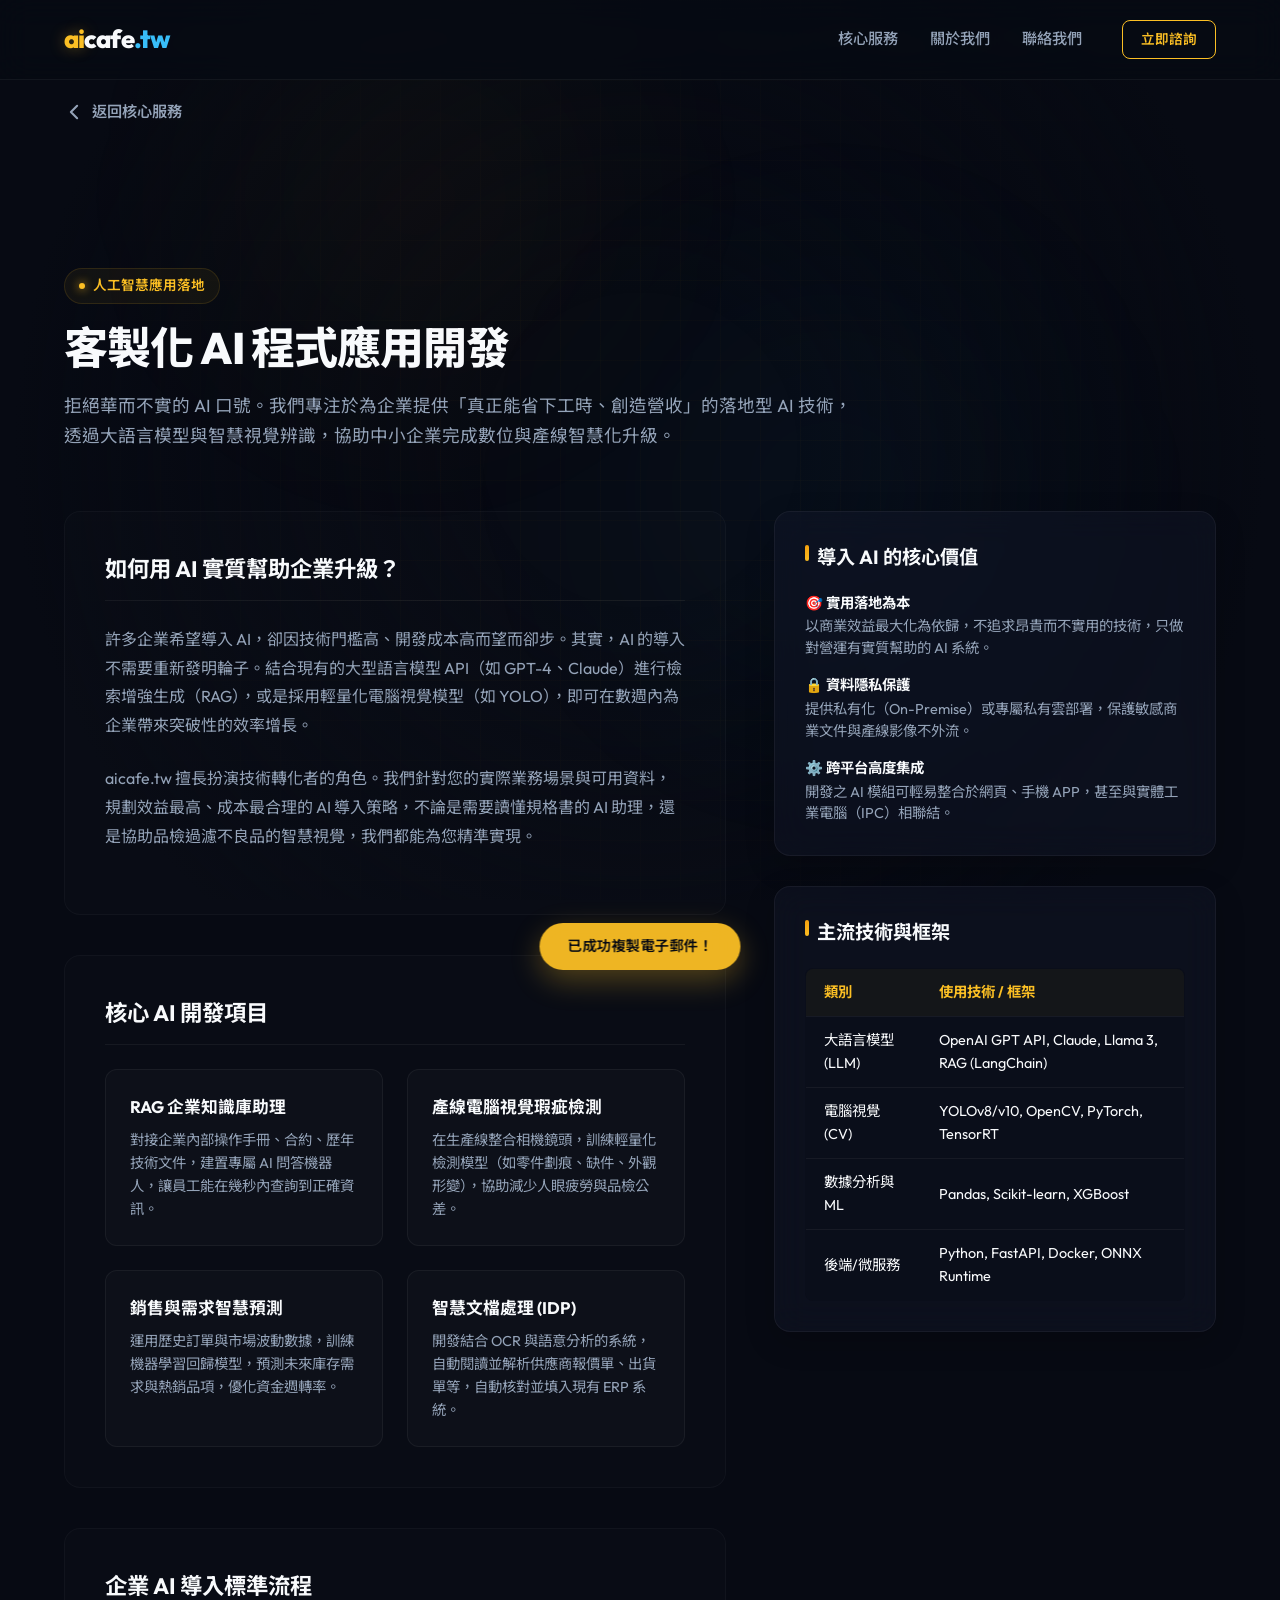
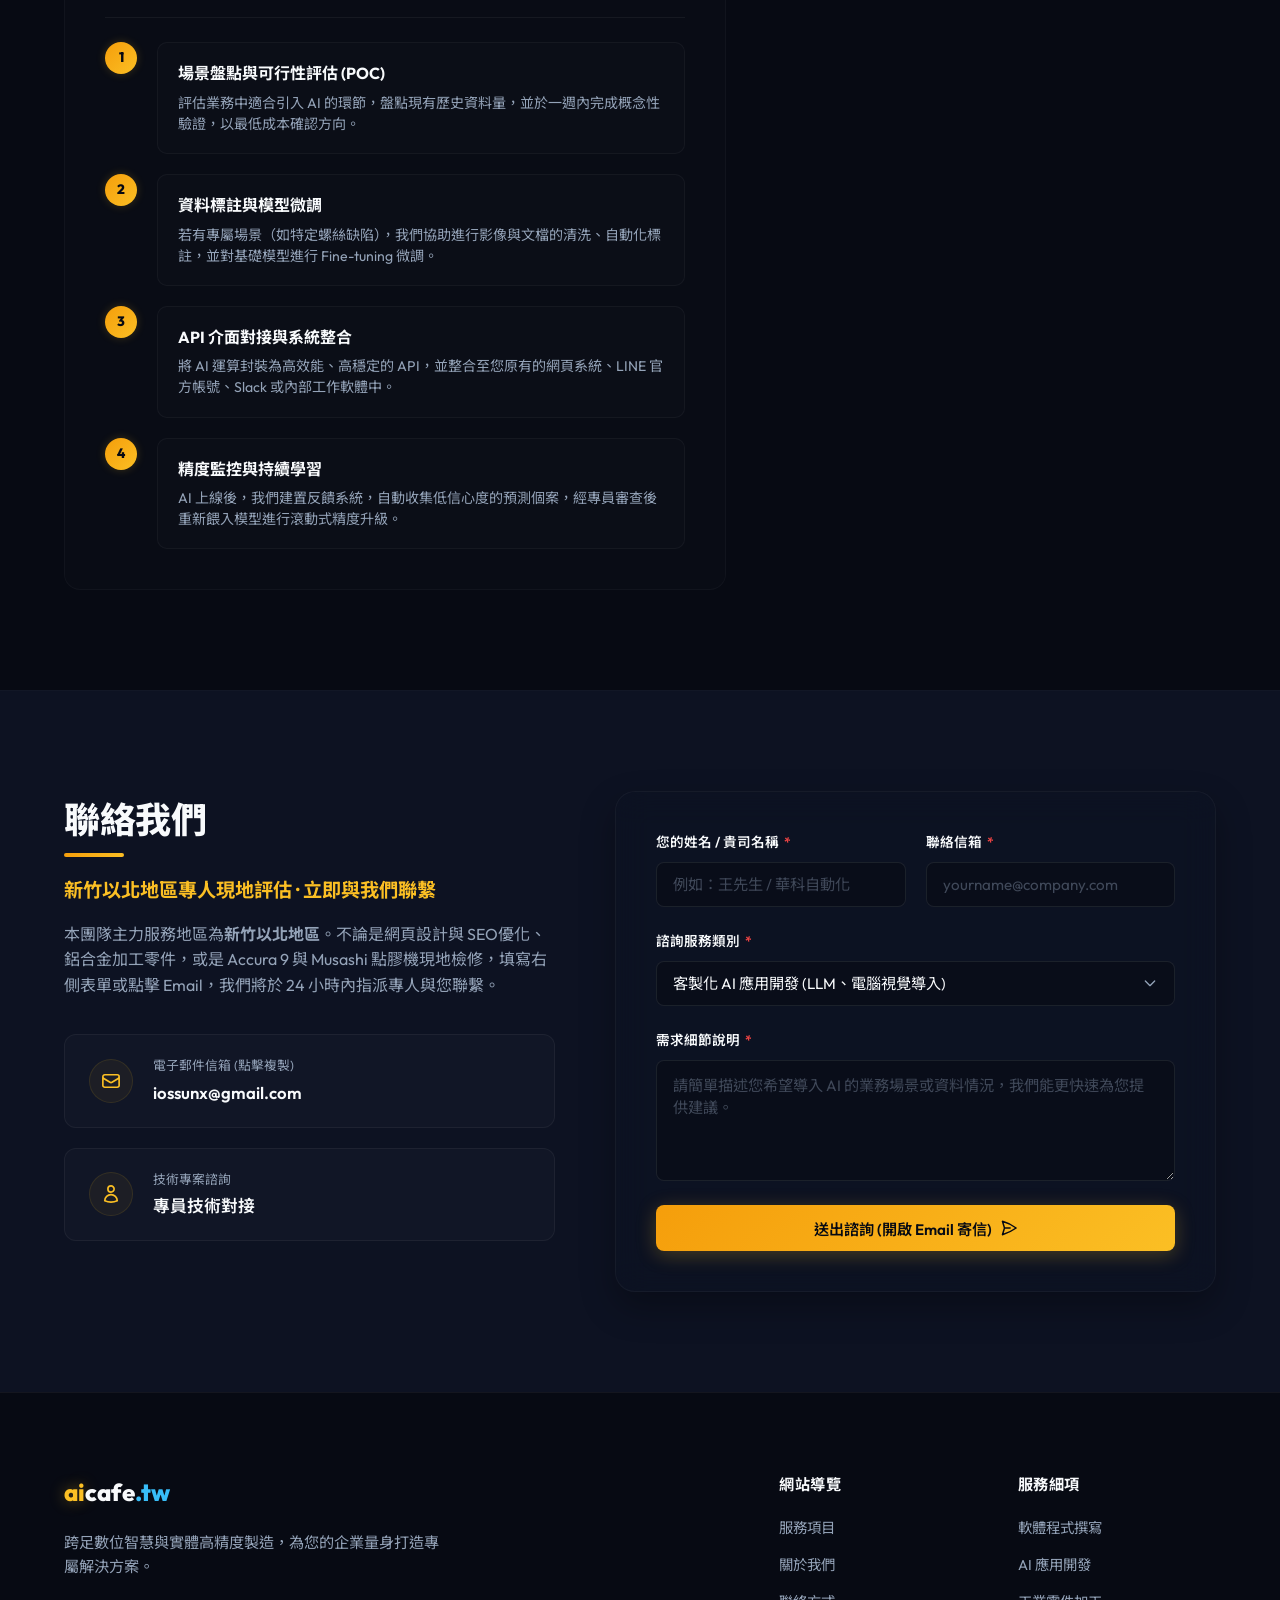
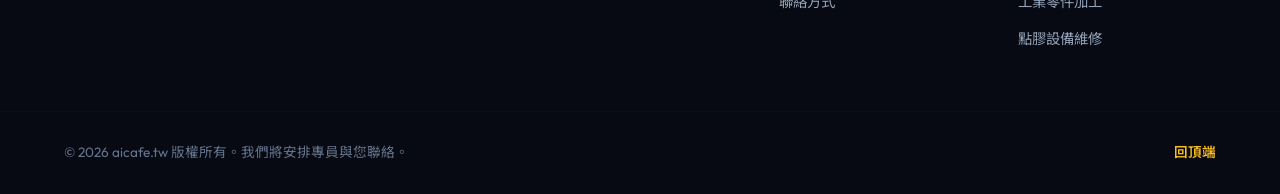
<file: ai.html>
<!DOCTYPE html>
<html lang="zh-TW">
<head>
    <meta charset="UTF-8">
    <meta name="viewport" content="width=device-width, initial-scale=1.0">
    <meta name="description" content="aicafe.tw 提供中小企業客製化 AI 應用開發服務：涵蓋大型語言模型 (LLM) 企業知識庫對接、產線電腦視覺瑕疵檢測系統、智慧銷售預測模型。為您的企業引入最新的實用 AI 技術。服務地區新竹以北。">
    <meta name="keywords" content="客製化 AI 開發, 大型語言模型, LLM 客服, 影像辨識系統, 電腦視覺, YOLO 瑕疵檢測, 機器學習, 新竹以北">
    <meta name="author" content="aicafe.tw">
    
    <!-- Open Graph -->
    <meta property="og:type" content="article">
    <meta property="og:url" content="https://aicafe.tw/ai.html">
    <meta property="og:title" content="客製化 AI 程式應用開發 | aicafe.tw">
    <meta property="og:description" content="專為中小企業打造的落地型人工智慧解決方案，從企業知識庫 AI 助理到產線電腦視覺缺陷檢測，助您邁向智慧製造。">
    <meta property="og:image" content="assets/hero_graphic.jpg">

    <title>客製化 AI 程式應用開發 - 中小企業實用 AI 導入 | aicafe.tw</title>
    
    <!-- Fonts -->
    <link rel="preconnect" href="https://fonts.googleapis.com">
    <link rel="preconnect" href="https://fonts.gstatic.com" crossorigin>
    <link href="https://fonts.googleapis.com/css2?family=Noto+Sans+TC:wght@300;400;500;700;900&family=Outfit:wght@300;400;500;600;700;800&display=swap" rel="stylesheet">
    
    <!-- Stylesheet -->
    <link rel="stylesheet" href="style.css">
</head>
<body>

    <!-- Grid Background Effect -->
    <div class="grid-bg"></div>
    <div class="glow-effect glow-1"></div>
    <div class="glow-effect glow-2"></div>

    <!-- Header Navigation -->
    <header class="navbar scrolled" id="navbar">
        <div class="nav-container">
            <a href="index.html" class="nav-logo">
                <span class="logo-accent">ai</span>cafe<span class="logo-dot">.tw</span>
            </a>
            
            <nav class="nav-menu" id="navMenu">
                <a href="index.html#services" class="nav-link">核心服務</a>
                <a href="index.html#about" class="nav-link">關於我們</a>
                <a href="index.html#contact" class="nav-link">聯絡我們</a>
                <a href="#contact" class="btn btn-sm btn-outline nav-cta">立即諮詢</a>
            </nav>
            
            <button class="menu-toggle" id="menuToggle" aria-label="切換選單">
                <span class="hamburger-bar"></span>
                <span class="hamburger-bar"></span>
                <span class="hamburger-bar"></span>
            </button>
        </div>
    </header>

    <main class="section-container">
        <!-- Back button -->
        <a href="index.html#services" class="btn-back">
            <svg viewBox="0 0 24 24" fill="none" stroke="currentColor" stroke-width="2.5">
                <path stroke-linecap="round" stroke-linejoin="round" d="M15.75 19.5L8.25 12l7.5-7.5" />
            </svg>
            返回核心服務
        </a>

        <!-- Hero Title -->
        <div class="subpage-hero">
            <div class="hero-badge">
                <span class="badge-dot"></span> 人工智慧應用落地
            </div>
            <h1 class="subpage-hero-title">客製化 AI 程式應用開發</h1>
            <p class="subpage-hero-subtitle">
                拒絕華而不實的 AI 口號。我們專注於為企業提供「真正能省下工時、創造營收」的落地型 AI 技術，透過大語言模型與智慧視覺辨識，協助中小企業完成數位與產線智慧化升級。
            </p>
        </div>

        <!-- Main Content Layout -->
        <div class="subpage-grid">
            <div class="subpage-main">
                <!-- Detail Block 1: Introduction -->
                <div class="detail-block">
                    <h2 class="detail-block-title">如何用 AI 實質幫助企業升級？</h2>
                    <p class="subpage-desc-text">
                        許多企業希望導入 AI，卻因技術門檻高、開發成本高而望而卻步。其實，AI 的導入不需要重新發明輪子。結合現有的大型語言模型 API（如 GPT-4、Claude）進行檢索增強生成（RAG），或是採用輕量化電腦視覺模型（如 YOLO），即可在數週內為企業帶來突破性的效率增長。
                    </p>
                    <p class="subpage-desc-text">
                        aicafe.tw 擅長扮演技術轉化者的角色。我們針對您的實際業務場景與可用資料，規劃效益最高、成本最合理的 AI 導入策略，不論是需要讀懂規格書的 AI 助理，還是協助品檢過濾不良品的智慧視覺，我們都能為您精準實現。
                    </p>
                </div>

                <!-- Detail Block 2: Service Offerings -->
                <div class="detail-block">
                    <h2 class="detail-block-title">核心 AI 開發項目</h2>
                    <div class="sub-features-grid">
                        <div class="sub-feature-card">
                            <h4>RAG 企業知識庫助理</h4>
                            <p>對接企業內部操作手冊、合約、歷年技術文件，建置專屬 AI 問答機器人，讓員工能在幾秒內查詢到正確資訊。</p>
                        </div>
                        <div class="sub-feature-card">
                            <h4>產線電腦視覺瑕疵檢測</h4>
                            <p>在生產線整合相機鏡頭，訓練輕量化檢測模型（如零件劃痕、缺件、外觀形變），協助減少人眼疲勞與品檢公差。</p>
                        </div>
                        <div class="sub-feature-card">
                            <h4>銷售與需求智慧預測</h4>
                            <p>運用歷史訂單與市場波動數據，訓練機器學習回歸模型，預測未來庫存需求與熱銷品項，優化資金週轉率。</p>
                        </div>
                        <div class="sub-feature-card">
                            <h4>智慧文檔處理 (IDP)</h4>
                            <p>開發結合 OCR 與語意分析的系統，自動閱讀並解析供應商報價單、出貨單等，自動核對並填入現有 ERP 系統。</p>
                        </div>
                    </div>
                </div>

                <!-- Detail Block 3: Process Flow -->
                <div class="detail-block">
                    <h2 class="detail-block-title">企業 AI 導入標準流程</h2>
                    <div class="process-timeline">
                        <div class="process-step">
                            <div class="step-number">1</div>
                            <div class="step-content">
                                <h4>場景盤點與可行性評估 (POC)</h4>
                                <p>評估業務中適合引入 AI 的環節，盤點現有歷史資料量，並於一週內完成概念性驗證，以最低成本確認方向。</p>
                            </div>
                        </div>
                        <div class="process-step">
                            <div class="step-number">2</div>
                            <div class="step-content">
                                <h4>資料標註與模型微調</h4>
                                <p>若有專屬場景（如特定螺絲缺陷），我們協助進行影像與文檔的清洗、自動化標註，並對基礎模型進行 Fine-tuning 微調。</p>
                            </div>
                        </div>
                        <div class="process-step">
                            <div class="step-number">3</div>
                            <div class="step-content">
                                <h4>API 介面對接與系統整合</h4>
                                <p>將 AI 運算封裝為高效能、高穩定的 API，並整合至您原有的網頁系統、LINE 官方帳號、Slack 或內部工作軟體中。</p>
                            </div>
                        </div>
                        <div class="process-step">
                            <div class="step-number">4</div>
                            <div class="step-content">
                                <h4>精度監控與持續學習</h4>
                                <p>AI 上線後，我們建置反饋系統，自動收集低信心度的預測個案，經專員審查後重新餵入模型進行滾動式精度升級。</p>
                            </div>
                        </div>
                    </div>
                </div>
            </div>

            <!-- Sidebar -->
            <div class="subpage-sidebar">
                <div class="sidebar-card">
                    <h3>導入 AI 的核心價值</h3>
                    <ul class="sidebar-list">
                        <li>
                            <strong>🎯 實用落地為本</strong>
                            以商業效益最大化為依歸，不追求昂貴而不實用的技術，只做對營運有實質幫助的 AI 系統。
                        </li>
                        <li>
                            <strong>🔒 資料隱私保護</strong>
                            提供私有化（On-Premise）或專屬私有雲部署，保護敏感商業文件與產線影像不外流。
                        </li>
                        <li>
                            <strong>⚙️ 跨平台高度集成</strong>
                            開發之 AI 模組可輕易整合於網頁、手機 APP，甚至與實體工業電腦（IPC）相聯結。
                        </li>
                    </ul>
                </div>

                <div class="sidebar-card">
                    <h3>主流技術與框架</h3>
                    <table class="tech-table">
                        <thead>
                            <tr>
                                <th>類別</th>
                                <th>使用技術 / 框架</th>
                            </tr>
                        </thead>
                        <tbody>
                            <tr>
                                <td>大語言模型 (LLM)</td>
                                <td>OpenAI GPT API, Claude, Llama 3, RAG (LangChain)</td>
                            </tr>
                            <tr>
                                <td>電腦視覺 (CV)</td>
                                <td>YOLOv8/v10, OpenCV, PyTorch, TensorRT</td>
                            </tr>
                            <tr>
                                <td>數據分析與 ML</td>
                                <td>Pandas, Scikit-learn, XGBoost</td>
                            </tr>
                            <tr>
                                <td>後端/微服務</td>
                                <td>Python, FastAPI, Docker, ONNX Runtime</td>
                            </tr>
                        </tbody>
                    </table>
                </div>
            </div>
        </div>
    </main>

    <!-- Contact Form Section -->
    <section class="contact-section" id="contact">
        <div class="section-container">
            <div class="contact-grid">
                <div class="contact-info-panel">
                    <h2 class="section-title">聯絡我們</h2>
                    <p class="contact-lead">新竹以北地區專人現地評估 · 立即與我們聯繫</p>
                    <p class="contact-text">
                        本團隊主力服務地區為<strong>新竹以北地區</strong>。不論是網頁設計與 SEO優化、鋁合金加工零件，或是 Accura 9 與 Musashi 點膠機現地檢修，填寫右側表單或點擊 Email，我們將於 24 小時內指派專人與您聯繫。
                    </p>
                    
                    <div class="contact-cards">
                        <div class="contact-card-item" id="btn-copy-email">
                            <div class="contact-card-icon">
                                <svg viewBox="0 0 24 24" fill="none" stroke="currentColor" stroke-width="2">
                                    <path stroke-linecap="round" stroke-linejoin="round" d="M21.75 6.75v10.5a2.25 2.25 0 01-2.25 2.25h-15a2.25 2.25 0 01-2.25-2.25V6.75m19.5 0A2.25 2.25 0 0019.5 4.5h-15a2.25 2.25 0 00-2.25 2.25m19.5 0v.243a2.25 2.25 0 01-1.07 1.916l-7.5 4.615a2.25 2.25 0 01-2.36 0L3.32 8.91a2.25 2.25 0 01-1.07-1.916V6.75" />
                                </svg>
                            </div>
                            <div class="contact-card-body">
                                <span class="contact-card-title">電子郵件信箱 (點擊複製)</span>
                                <span class="contact-card-value" id="email-text">iossunx@gmail.com</span>
                            </div>
                        </div>
                        
                        <div class="contact-card-item">
                            <div class="contact-card-icon">
                                <svg viewBox="0 0 24 24" fill="none" stroke="currentColor" stroke-width="2">
                                    <path stroke-linecap="round" stroke-linejoin="round" d="M15.75 6a3.75 3.75 0 11-7.5 0 3.75 3.75 0 017.5 0zM4.501 20.118a7.5 7.5 0 0114.998 0A17.933 17.933 0 0112 21.75c-2.676 0-5.216-.584-7.499-1.632z" />
                                </svg>
                            </div>
                            <div class="contact-card-body">
                                <span class="contact-card-title">技術專案諮詢</span>
                                <span class="contact-card-value">專員技術對接</span>
                            </div>
                        </div>
                    </div>
                </div>
                
                <div class="contact-form-panel">
                    <form id="contactForm" class="contact-form">
                        <div class="form-group-row">
                            <div class="form-group">
                                <label for="contactName">您的姓名 / 貴司名稱 <span class="required">*</span></label>
                                <input type="text" id="contactName" required placeholder="例如：王先生 / 華科自動化">
                            </div>
                            <div class="form-group">
                                <label for="contactEmail">聯絡信箱 <span class="required">*</span></label>
                                <input type="email" id="contactEmail" required placeholder="yourname@company.com">
                            </div>
                        </div>
                        
                        <div class="form-group">
                            <label for="contactService">諮詢服務類別 <span class="required">*</span></label>
                            <select id="contactService" required>
                                <option value="客製化 AI 應用開發">客製化 AI 應用開發 (LLM、電腦視覺導入)</option>
                                <option value="客製化程式撰寫">客製化程式撰寫 (企業軟體、自動化流程)</option>
                                <option value="客製化網頁開發">客製化網頁開發 (SEO 網頁建置、系統整合)</option>
                                <option value="精密金屬與零件加工">精密金屬與零件加工 (CNC零件、金屬桌板)</option>
                                <option value="高精度點膠機維修">高精度點膠機維修 (IEI 岩下、武蔵設備檢修)</option>
                                <option value="其他整合專案諮詢">其他整合專案諮詢</option>
                            </select>
                        </div>
                        
                        <div class="form-group">
                            <label for="contactMessage">需求細節說明 <span class="required">*</span></label>
                            <textarea id="contactMessage" rows="5" required placeholder="請簡單描述您希望導入 AI 的業務場景或資料情況，我們能更快速為您提供建議。"></textarea>
                        </div>
                        
                        <button type="submit" class="btn btn-primary btn-block" id="btn-submit-form">
                            <span class="btn-text">送出諮詢 (開啟 Email 寄信)</span>
                            <svg class="btn-icon" viewBox="0 0 24 24" fill="none" stroke="currentColor" stroke-width="2">
                                <path stroke-linecap="round" stroke-linejoin="round" d="M6 12L3.269 3.126A59.768 59.768 0 0121.485 12 59.77 59.77 0 013.27 20.876L5.999 12zm0 0h7.5" />
                            </svg>
                        </button>
                    </form>
                </div>
            </div>
        </div>
    </section>

    <!-- Footer -->
    <footer class="footer">
        <div class="footer-container">
            <div class="footer-brand">
                <a href="index.html" class="footer-logo">
                    <span class="logo-accent">ai</span>cafe<span class="logo-dot">.tw</span>
                </a>
                <p class="footer-tagline">跨足數位智慧與實體高精度製造，為您的企業量身打造專屬解決方案。</p>
            </div>
            
            <div class="footer-links">
                <div class="footer-links-col">
                    <span class="links-title">網站導覽</span>
                    <a href="index.html#services">服務項目</a>
                    <a href="index.html#about">關於我們</a>
                    <a href="index.html#contact">聯絡方式</a>
                </div>
                <div class="footer-links-col">
                    <span class="links-title">服務細項</span>
                    <a href="software.html">軟體程式撰寫</a>
                    <a href="ai.html">AI 應用開發</a>
                    <a href="machining.html">工業零件加工</a>
                    <a href="dispenser.html">點膠設備維修</a>
                </div>
            </div>
        </div>
        <div class="footer-bottom">
            <div class="footer-bottom-container">
                <p>&copy; 2026 aicafe.tw 版權所有。我們將安排專員與您聯絡。</p>
                <div class="footer-bottom-links">
                    <a href="#navbar" class="back-to-top">回頂端</a>
                </div>
            </div>
        </div>
    </footer>

    <!-- Custom Toast Notification -->
    <div class="toast-container" id="toastContainer">
        <div class="toast" id="toast">
            <span class="toast-message" id="toastMessage">已成功複製電子郵件！</span>
        </div>
    </div>

    <!-- Script -->
    <script src="script.js"></script>
</body>
</html>
</file>
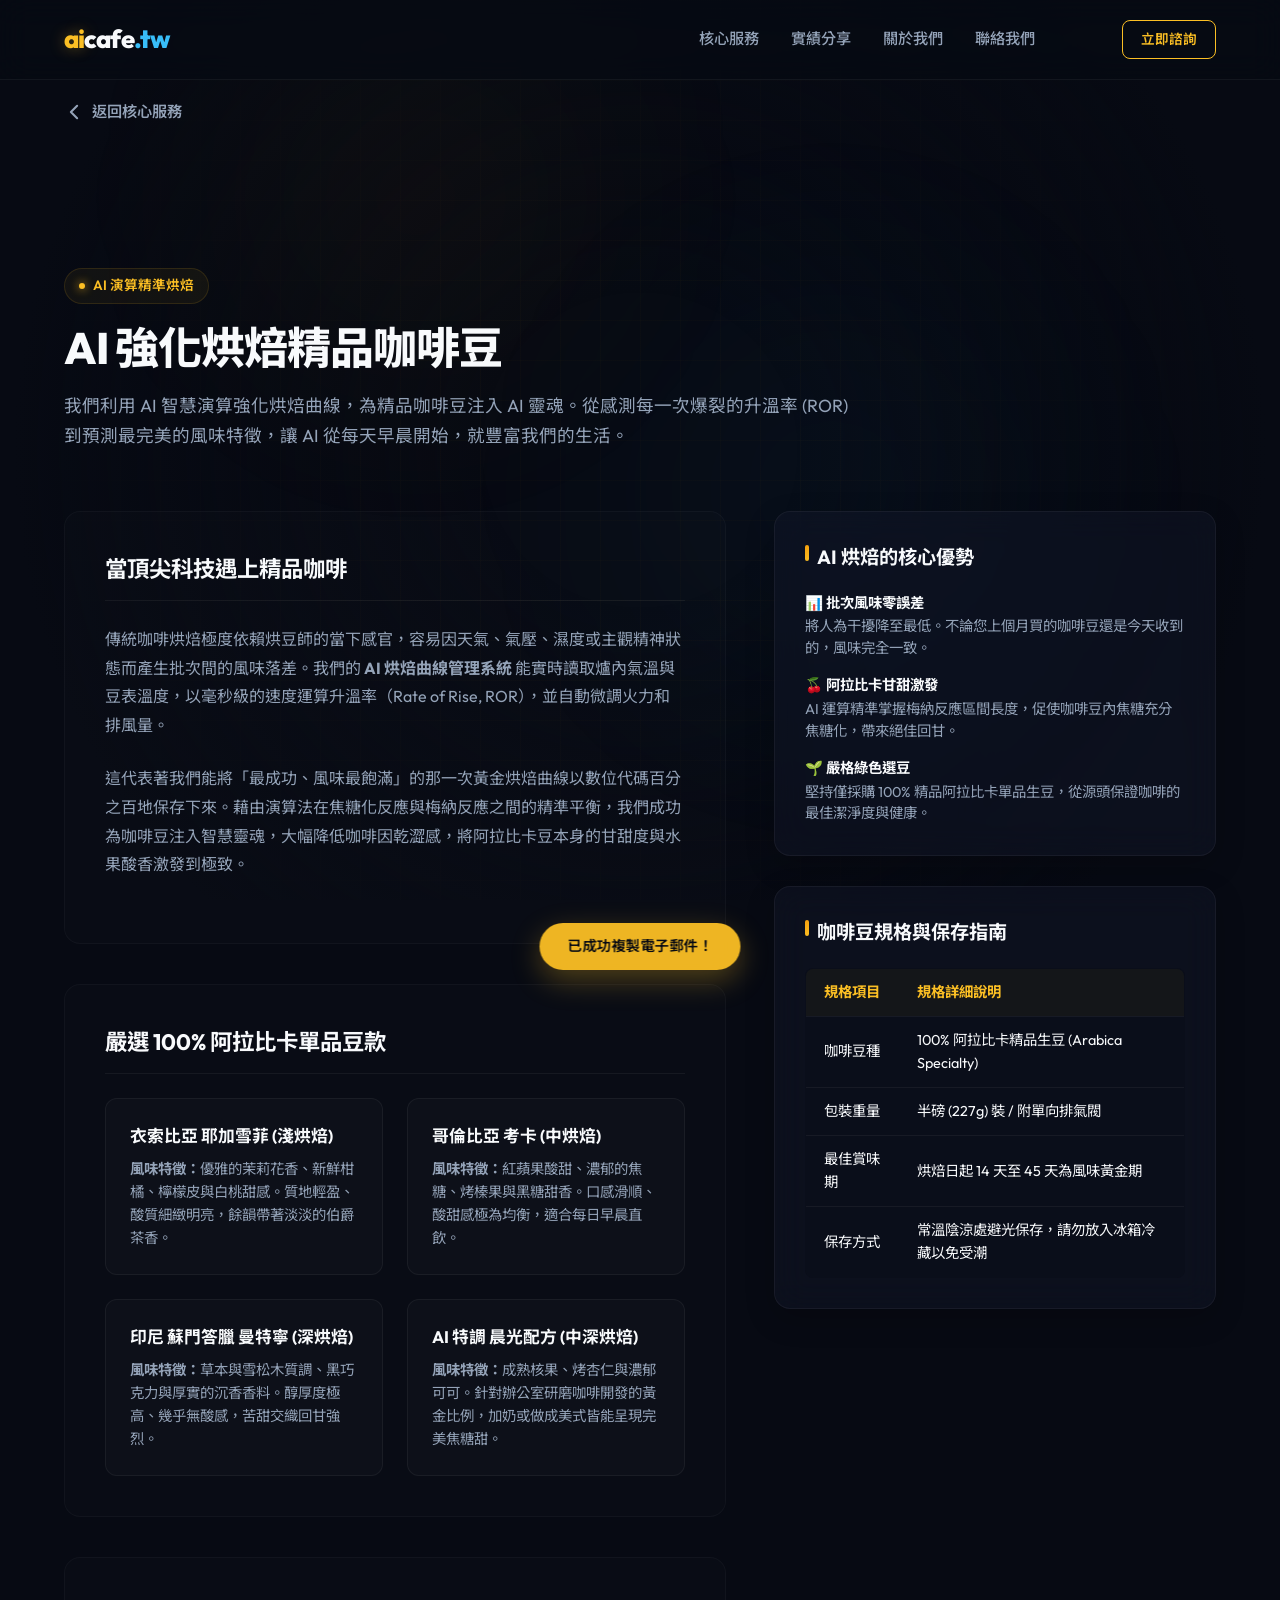
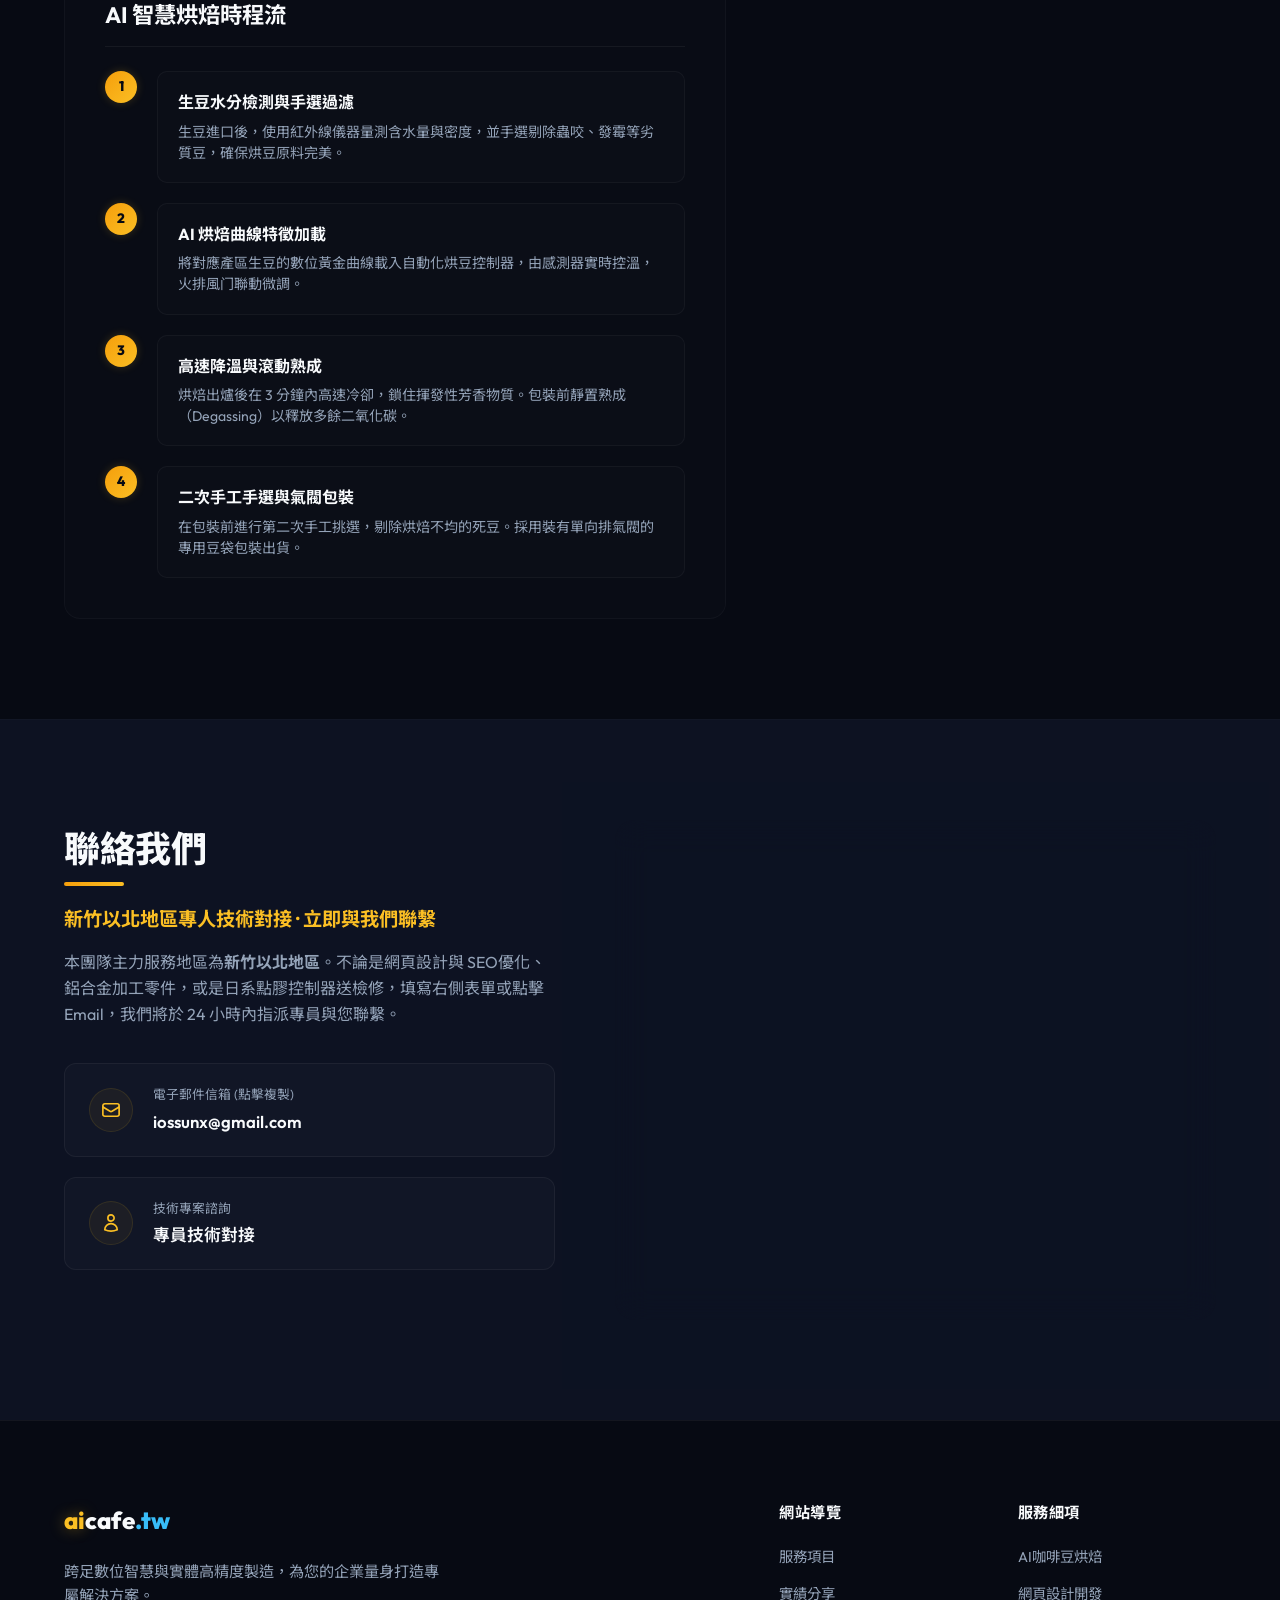
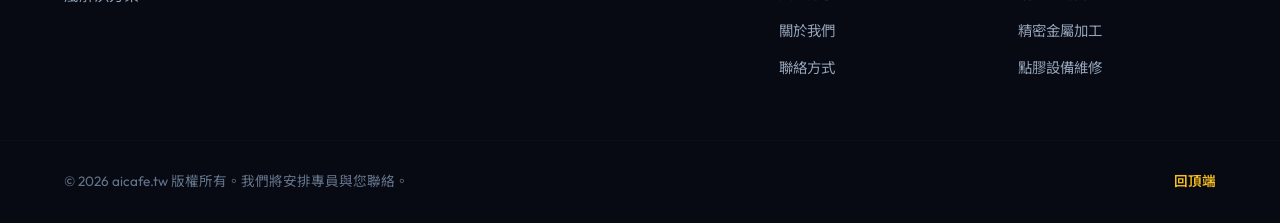
<file: coffee.html>
<!DOCTYPE html>
<html lang="zh-TW">
<head>
    <meta charset="UTF-8">
    <meta name="viewport" content="width=device-width, initial-scale=1.0">
    <meta name="description" content="aicafe.tw 提供 AI 強化烘焙精品咖啡豆：精選 100% 阿拉比卡咖啡豆，利用 AI 演算法與精準溫控調校最佳烘焙曲線，為精品咖啡豆注入 AI 靈魂。新竹以北地區精品咖啡推薦。">
    <meta name="keywords" content="AI咖啡豆, 精品咖啡豆, 阿拉比卡咖啡豆, AI 烘焙曲線, 單品咖啡, 耶加雪菲, 曼特寧, 咖啡烘焙">
    <meta name="author" content="aicafe.tw">
    
    <!-- Open Graph -->
    <meta property="og:type" content="article">
    <meta property="og:url" content="https://aicafe.tw/coffee.html">
    <meta property="og:title" content="AI強化烘焙精品咖啡豆 | aicafe.tw">
    <meta property="og:description" content="用 AI 演算法為精品咖啡注入靈魂。嚴選 100% 精品阿拉比卡豆，精準控溫，讓美味咖啡豐富您的每個早晨。">
    <meta property="og:image" content="assets/hero_graphic.jpg">

    <title>AI強化烘焙精品咖啡豆 - 100% 精品阿拉比卡 | aicafe.tw</title>
    
    <!-- Fonts -->
    <link rel="preconnect" href="https://fonts.googleapis.com">
    <link rel="preconnect" href="https://fonts.gstatic.com" crossorigin>
    <link href="https://fonts.googleapis.com/css2?family=Noto+Sans+TC:wght@300;400;500;700;900&family=Outfit:wght@300;400;500;600;700;800&display=swap" rel="stylesheet">
    
    <!-- Stylesheet -->
    <link rel="stylesheet" href="style.css">
</head>
<body>

    <!-- Grid Background Effect -->
    <div class="grid-bg"></div>
    <div class="glow-effect glow-1"></div>
    <div class="glow-effect glow-2"></div>

    <!-- Header Navigation -->
    <header class="navbar scrolled" id="navbar">
        <div class="nav-container">
            <a href="index.html" class="nav-logo">
                <span class="logo-accent">ai</span>cafe<span class="logo-dot">.tw</span>
            </a>
            
            <nav class="nav-menu" id="navMenu">
                <a href="index.html#services" class="nav-link">核心服務</a>
                <a href="cases.html" class="nav-link">實績分享</a>
                <a href="index.html#about" class="nav-link">關於我們</a>
                <a href="index.html#contact" class="nav-link">聯絡我們</a>
                <div id="google_translate_element" class="translate-wrapper"></div>
                <a href="#contact" class="btn btn-sm btn-outline nav-cta">立即諮詢</a>
            </nav>
            
            <button class="menu-toggle" id="menuToggle" aria-label="切換選單">
                <span class="hamburger-bar"></span>
                <span class="hamburger-bar"></span>
                <span class="hamburger-bar"></span>
            </button>
        </div>
    </header>

    <main class="section-container">
        <!-- Back button -->
        <a href="index.html#services" class="btn-back">
            <svg viewBox="0 0 24 24" fill="none" stroke="currentColor" stroke-width="2.5">
                <path stroke-linecap="round" stroke-linejoin="round" d="M15.75 19.5L8.25 12l7.5-7.5" />
            </svg>
            返回核心服務
        </a>

        <!-- Hero Title -->
        <div class="subpage-hero">
            <div class="hero-badge">
                <span class="badge-dot"></span> AI 演算精準烘焙
            </div>
            <h1 class="subpage-hero-title">AI 強化烘焙精品咖啡豆</h1>
            <p class="subpage-hero-subtitle">
                我們利用 AI 智慧演算強化烘焙曲線，為精品咖啡豆注入 AI 靈魂。從感測每一次爆裂的升溫率 (ROR) 到預測最完美的風味特徵，讓 AI 從每天早晨開始，就豐富我們的生活。
            </p>
        </div>

        <!-- Main Content Layout -->
        <div class="subpage-grid">
            <div class="subpage-main">
                <!-- Detail Block 1: Introduction -->
                <div class="detail-block">
                    <h2 class="detail-block-title">當頂尖科技遇上精品咖啡</h2>
                    <p class="subpage-desc-text">
                        傳統咖啡烘焙極度依賴烘豆師的當下感官，容易因天氣、氣壓、濕度或主觀精神狀態而產生批次間的風味落差。我們的 <strong>AI 烘焙曲線管理系統</strong> 能實時讀取爐內氣溫與豆表溫度，以毫秒級的速度運算升溫率（Rate of Rise, ROR），並自動微調火力和排風量。
                    </p>
                    <p class="subpage-desc-text">
                        這代表著我們能將「最成功、風味最飽滿」的那一次黃金烘焙曲線以數位代碼百分之百地保存下來。藉由演算法在焦糖化反應與梅納反應之間的精準平衡，我們成功為咖啡豆注入智慧靈魂，大幅降低咖啡因乾澀感，將阿拉比卡豆本身的甘甜度與水果酸香激發到極致。
                    </p>
                </div>

                <!-- Detail Block 2: Beans Catalog -->
                <div class="detail-block">
                    <h2 class="detail-block-title">嚴選 100% 阿拉比卡單品豆款</h2>
                    <div class="sub-features-grid">
                        <div class="sub-feature-card">
                            <h4>衣索比亞 耶加雪菲 (淺烘焙)</h4>
                            <p><strong>風味特徵：</strong>優雅的茉莉花香、新鮮柑橘、檸檬皮與白桃甜感。質地輕盈、酸質細緻明亮，餘韻帶著淡淡的伯爵茶香。</p>
                        </div>
                        <div class="sub-feature-card">
                            <h4>哥倫比亞 考卡 (中烘焙)</h4>
                            <p><strong>風味特徵：</strong>紅蘋果酸甜、濃郁的焦糖、烤榛果與黑糖甜香。口感滑順、酸甜感極為均衡，適合每日早晨直飲。</p>
                        </div>
                        <div class="sub-feature-card">
                            <h4>印尼 蘇門答臘 曼特寧 (深烘焙)</h4>
                            <p><strong>風味特徵：</strong>草本與雪松木質調、黑巧克力與厚實的沉香香料。醇厚度極高、幾乎無酸感，苦甜交織回甘強烈。</p>
                        </div>
                        <div class="sub-feature-card">
                            <h4>AI 特調 晨光配方 (中深烘焙)</h4>
                            <p><strong>風味特徵：</strong>成熟核果、烤杏仁與濃郁可可。針對辦公室研磨咖啡開發的黃金比例，加奶或做成美式皆能呈現完美焦糖甜。</p>
                        </div>
                    </div>
                </div>

                <!-- Detail Block 3: Process Flow -->
                <div class="detail-block">
                    <h2 class="detail-block-title">AI 智慧烘焙時程流</h2>
                    <div class="process-timeline">
                        <div class="process-step">
                            <div class="step-number">1</div>
                            <div class="step-content">
                                <h4>生豆水分檢測與手選過濾</h4>
                                <p>生豆進口後，使用紅外線儀器量測含水量與密度，並手選剔除蟲咬、發霉等劣質豆，確保烘豆原料完美。</p>
                            </div>
                        </div>
                        <div class="process-step">
                            <div class="step-number">2</div>
                            <div class="step-content">
                                <h4>AI 烘焙曲線特徵加載</h4>
                                <p>將對應產區生豆的數位黃金曲線載入自動化烘豆控制器，由感測器實時控溫，火排風门聯動微調。</p>
                            </div>
                        </div>
                        <div class="process-step">
                            <div class="step-number">3</div>
                            <div class="step-content">
                                <h4>高速降溫與滾動熟成</h4>
                                <p>烘焙出爐後在 3 分鐘內高速冷卻，鎖住揮發性芳香物質。包裝前靜置熟成（Degassing）以釋放多餘二氧化碳。</p>
                            </div>
                        </div>
                        <div class="process-step">
                            <div class="step-number">4</div>
                            <div class="step-content">
                                <h4>二次手工手選與氣閥包裝</h4>
                                <p>在包裝前進行第二次手工挑選，剔除烘焙不均的死豆。採用裝有單向排氣閥的專用豆袋包裝出貨。</p>
                            </div>
                        </div>
                    </div>
                </div>
            </div>

            <!-- Sidebar -->
            <div class="subpage-sidebar">
                <div class="sidebar-card">
                    <h3>AI 烘焙的核心優勢</h3>
                    <ul class="sidebar-list">
                        <li>
                            <strong>📊 批次風味零誤差</strong>
                            將人為干擾降至最低。不論您上個月買的咖啡豆還是今天收到的，風味完全一致。
                        </li>
                        <li>
                            <strong>🍒 阿拉比卡甘甜激發</strong>
                            AI 運算精準掌握梅納反應區間長度，促使咖啡豆內焦糖充分焦糖化，帶來絕佳回甘。
                        </li>
                        <li>
                            <strong>🌱 嚴格綠色選豆</strong>
                            堅持僅採購 100% 精品阿拉比卡單品生豆，從源頭保證咖啡的最佳潔淨度與健康。
                        </li>
                    </ul>
                </div>

                <div class="sidebar-card">
                    <h3>咖啡豆規格與保存指南</h3>
                    <table class="tech-table">
                        <thead>
                            <tr>
                                <th>規格項目</th>
                                <th>規格詳細說明</th>
                            </tr>
                        </thead>
                        <tbody>
                            <tr>
                                <td>咖啡豆種</td>
                                <td>100% 阿拉比卡精品生豆 (Arabica Specialty)</td>
                            </tr>
                            <tr>
                                <td>包裝重量</td>
                                <td>半磅 (227g) 裝 / 附單向排氣閥</td>
                            </tr>
                            <tr>
                                <td>最佳賞味期</td>
                                <td>烘焙日起 14 天至 45 天為風味黃金期</td>
                            </tr>
                            <tr>
                                <td>保存方式</td>
                                <td>常溫陰涼處避光保存，請勿放入冰箱冷藏以免受潮</td>
                            </tr>
                        </tbody>
                    </table>
                </div>
            </div>
        </div>
    </main>

    <!-- Contact Form Section -->
    <section class="contact-section" id="contact">
        <div class="section-container">
            <div class="contact-grid">
                <div class="contact-info-panel">
                    <h2 class="section-title">聯絡我們</h2>
                    <p class="contact-lead">新竹以北地區專人技術對接 · 立即與我們聯繫</p>
                    <p class="contact-text">
                        本團隊主力服務地區為<strong>新竹以北地區</strong>。不論是網頁設計與 SEO優化、鋁合金加工零件，或是日系點膠控制器送檢修，填寫右側表單或點擊 Email，我們將於 24 小時內指派專員與您聯繫。
                    </p>
                    
                    <div class="contact-cards">
                        <div class="contact-card-item" id="btn-copy-email">
                            <div class="contact-card-icon">
                                <svg viewBox="0 0 24 24" fill="none" stroke="currentColor" stroke-width="2">
                                    <path stroke-linecap="round" stroke-linejoin="round" d="M21.75 6.75v10.5a2.25 2.25 0 01-2.25 2.25h-15a2.25 2.25 0 01-2.25-2.25V6.75m19.5 0A2.25 2.25 0 0019.5 4.5h-15a2.25 2.25 0 00-2.25 2.25m19.5 0v.243a2.25 2.25 0 01-1.07 1.916l-7.5 4.615a2.25 2.25 0 01-2.36 0L3.32 8.91a2.25 2.25 0 01-1.07-1.916V6.75" />
                                </svg>
                            </div>
                            <div class="contact-card-body">
                                <span class="contact-card-title">電子郵件信箱 (點擊複製)</span>
                                <span class="contact-card-value" id="email-text">iossunx@gmail.com</span>
                            </div>
                        </div>
                        
                        <div class="contact-card-item">
                            <div class="contact-card-icon">
                                <svg viewBox="0 0 24 24" fill="none" stroke="currentColor" stroke-width="2">
                                    <path stroke-linecap="round" stroke-linejoin="round" d="M15.75 6a3.75 3.75 0 11-7.5 0 3.75 3.75 0 017.5 0zM4.501 20.118a7.5 7.5 0 0114.998 0A17.933 17.933 0 0112 21.75c-2.676 0-5.216-.584-7.499-1.632z" />
                                </svg>
                            </div>
                            <div class="contact-card-body">
                                <span class="contact-card-title">技術專案諮詢</span>
                                <span class="contact-card-value">專員技術對接</span>
                            </div>
                        </div>
                    </div>
                </div>
                
                <div class="contact-form-panel">
                    <form id="contactForm" class="contact-form">
                        <div class="form-group-row">
                            <div class="form-group">
                                <label for="contactName">您的姓名 / 貴司名稱 <span class="required">*</span></label>
                                <input type="text" id="contactName" required placeholder="例如：王先生 / 華科自動化">
                            </div>
                            <div class="form-group">
                                <label for="contactEmail">聯絡信箱 <span class="required">*</span></label>
                                <input type="email" id="contactEmail" required placeholder="yourname@company.com">
                            </div>
                        </div>
                        
                        <div class="form-group">
                            <label for="contactService">諮詢服務類別 <span class="required">*</span></label>
                            <select id="contactService" required>
                                <option value="AI強化烘焙精品咖啡豆">AI強化烘焙精品咖啡豆 (100%阿拉比卡豆)</option>
                                <option value="客製化網頁開發">客製化網頁開發 (SEO 形象官網 NT$8,000起)</option>
                                <option value="精密金屬與零件加工">精密金屬與零件加工 (CNC零件、6061鋁桌板)</option>
                                <option value="高精度點膠控制器維修">高精度點膠控制器維修 (IEI Accura、Musashi維修保固)</option>
                                <option value="其他整合專案諮詢">其他整合專案諮詢</option>
                            </select>
                        </div>
                        
                        <div class="form-group">
                            <label for="contactMessage">需求細節說明 <span class="required">*</span></label>
                            <textarea id="contactMessage" rows="5" required placeholder="請簡單描述您的諮詢需求（如咖啡豆訂購量、風味偏好等），我們將有專員為您解答。"></textarea>
                        </div>
                        
                        <button type="submit" class="btn btn-primary btn-block" id="btn-submit-form">
                            <span class="btn-text">送出諮詢 (開啟 Email 寄信)</span>
                            <svg class="btn-icon" viewBox="0 0 24 24" fill="none" stroke="currentColor" stroke-width="2">
                                <path stroke-linecap="round" stroke-linejoin="round" d="M6 12L3.269 3.126A59.768 59.768 0 0121.485 12 59.77 59.77 0 013.27 20.876L5.999 12zm0 0h7.5" />
                            </svg>
                        </button>
                    </form>
                </div>
            </div>
        </div>
    </section>

    <!-- Footer -->
    <footer class="footer">
        <div class="footer-container">
            <div class="footer-brand">
                <a href="index.html" class="footer-logo">
                    <span class="logo-accent">ai</span>cafe<span class="logo-dot">.tw</span>
                </a>
                <p class="footer-tagline">跨足數位智慧與實體高精度製造，為您的企業量身打造專屬解決方案。</p>
            </div>
            
            <div class="footer-links">
                <div class="footer-links-col">
                    <span class="links-title">網站導覽</span>
                    <a href="index.html#services">服務項目</a>
                    <a href="cases.html">實績分享</a>
                    <a href="index.html#about">關於我們</a>
                    <a href="index.html#contact">聯絡方式</a>
                </div>
                <div class="footer-links-col">
                    <span class="links-title">服務細項</span>
                    <a href="coffee.html">AI咖啡豆烘焙</a>
                    <a href="web.html">網頁設計開發</a>
                    <a href="machining.html">精密金屬加工</a>
                    <a href="dispenser.html">點膠設備維修</a>
                </div>
            </div>
        </div>
        <div class="footer-bottom">
            <div class="footer-bottom-container">
                <p>&copy; 2026 aicafe.tw 版權所有。我們將安排專員與您聯絡。</p>
                <div class="footer-bottom-links">
                    <a href="#navbar" class="back-to-top">回頂端</a>
                </div>
            </div>
        </div>
    </footer>

    <!-- Custom Toast Notification -->
    <div class="toast-container" id="toastContainer">
        <div class="toast" id="toast">
            <span class="toast-message" id="toastMessage">已成功複製電子郵件！</span>
        </div>
    </div>

    <!-- Script -->
    <script src="script.js"></script>
</body>
</html>
</file>
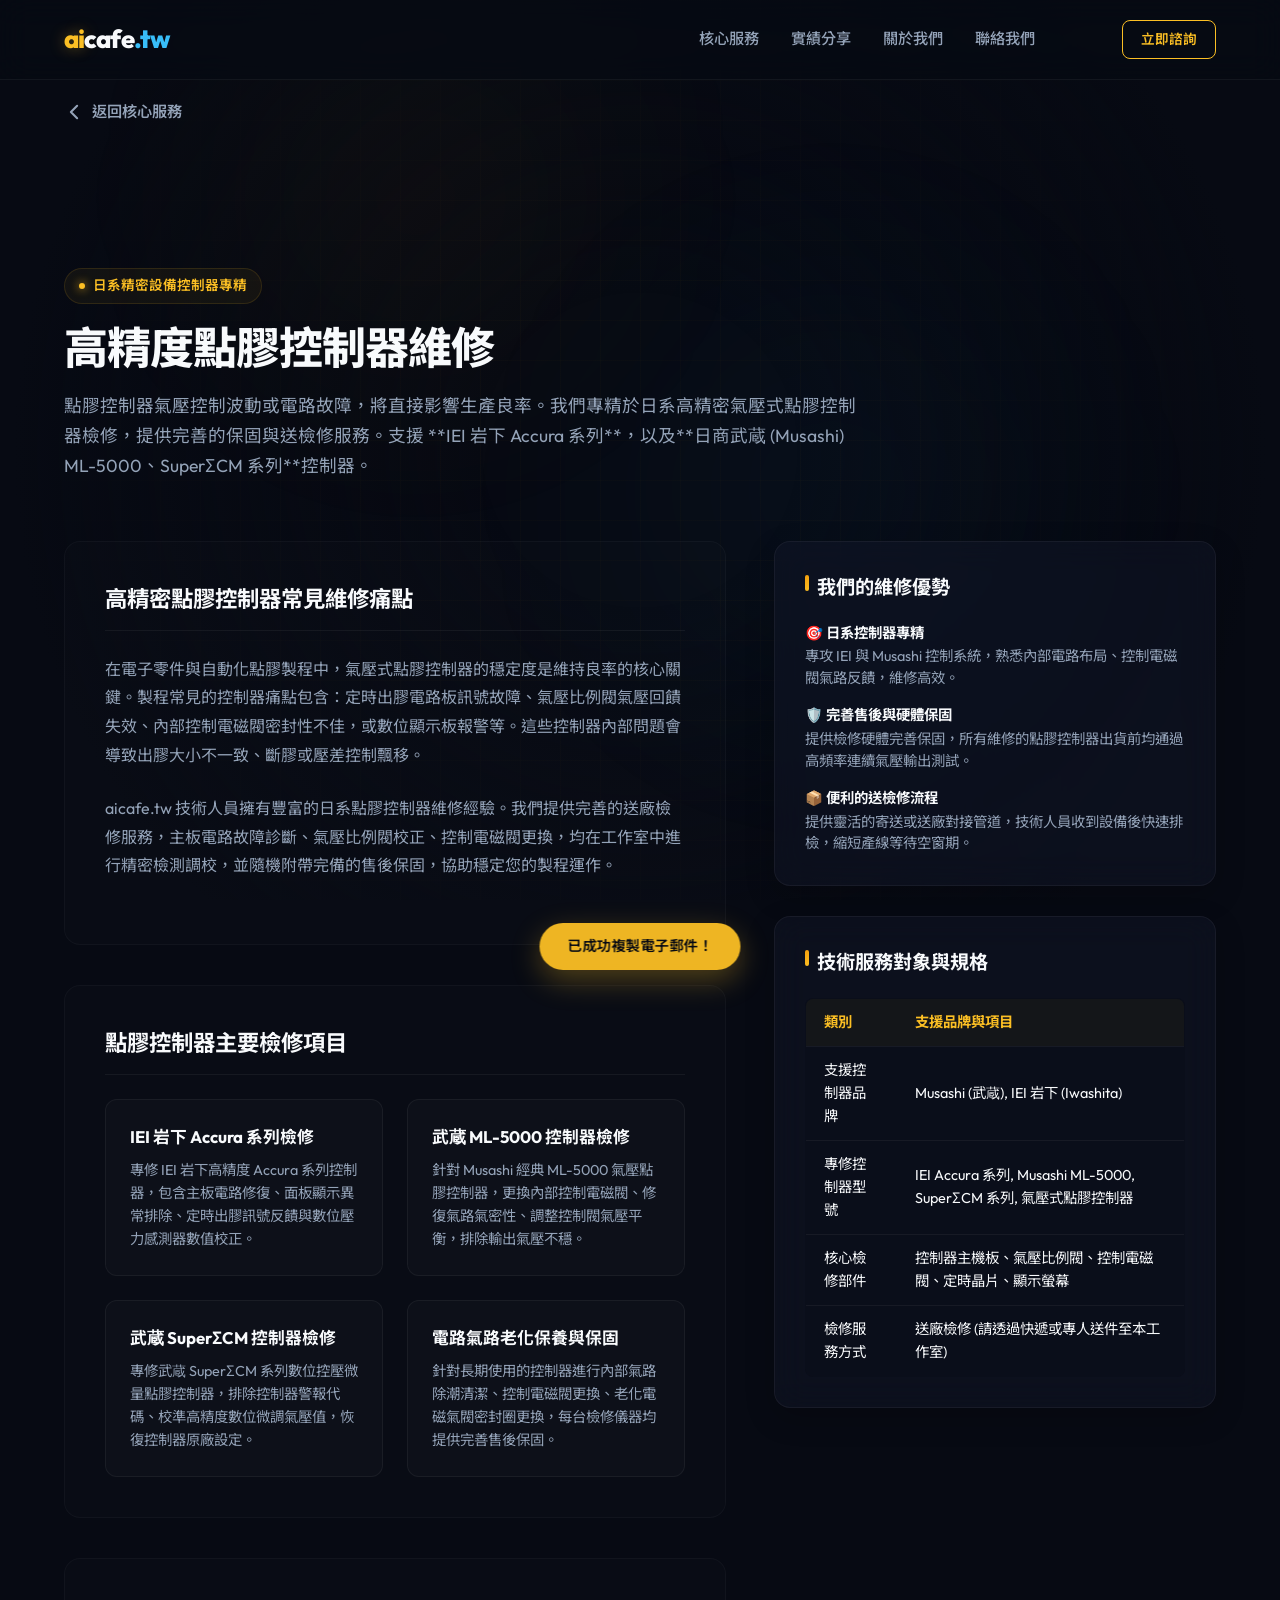
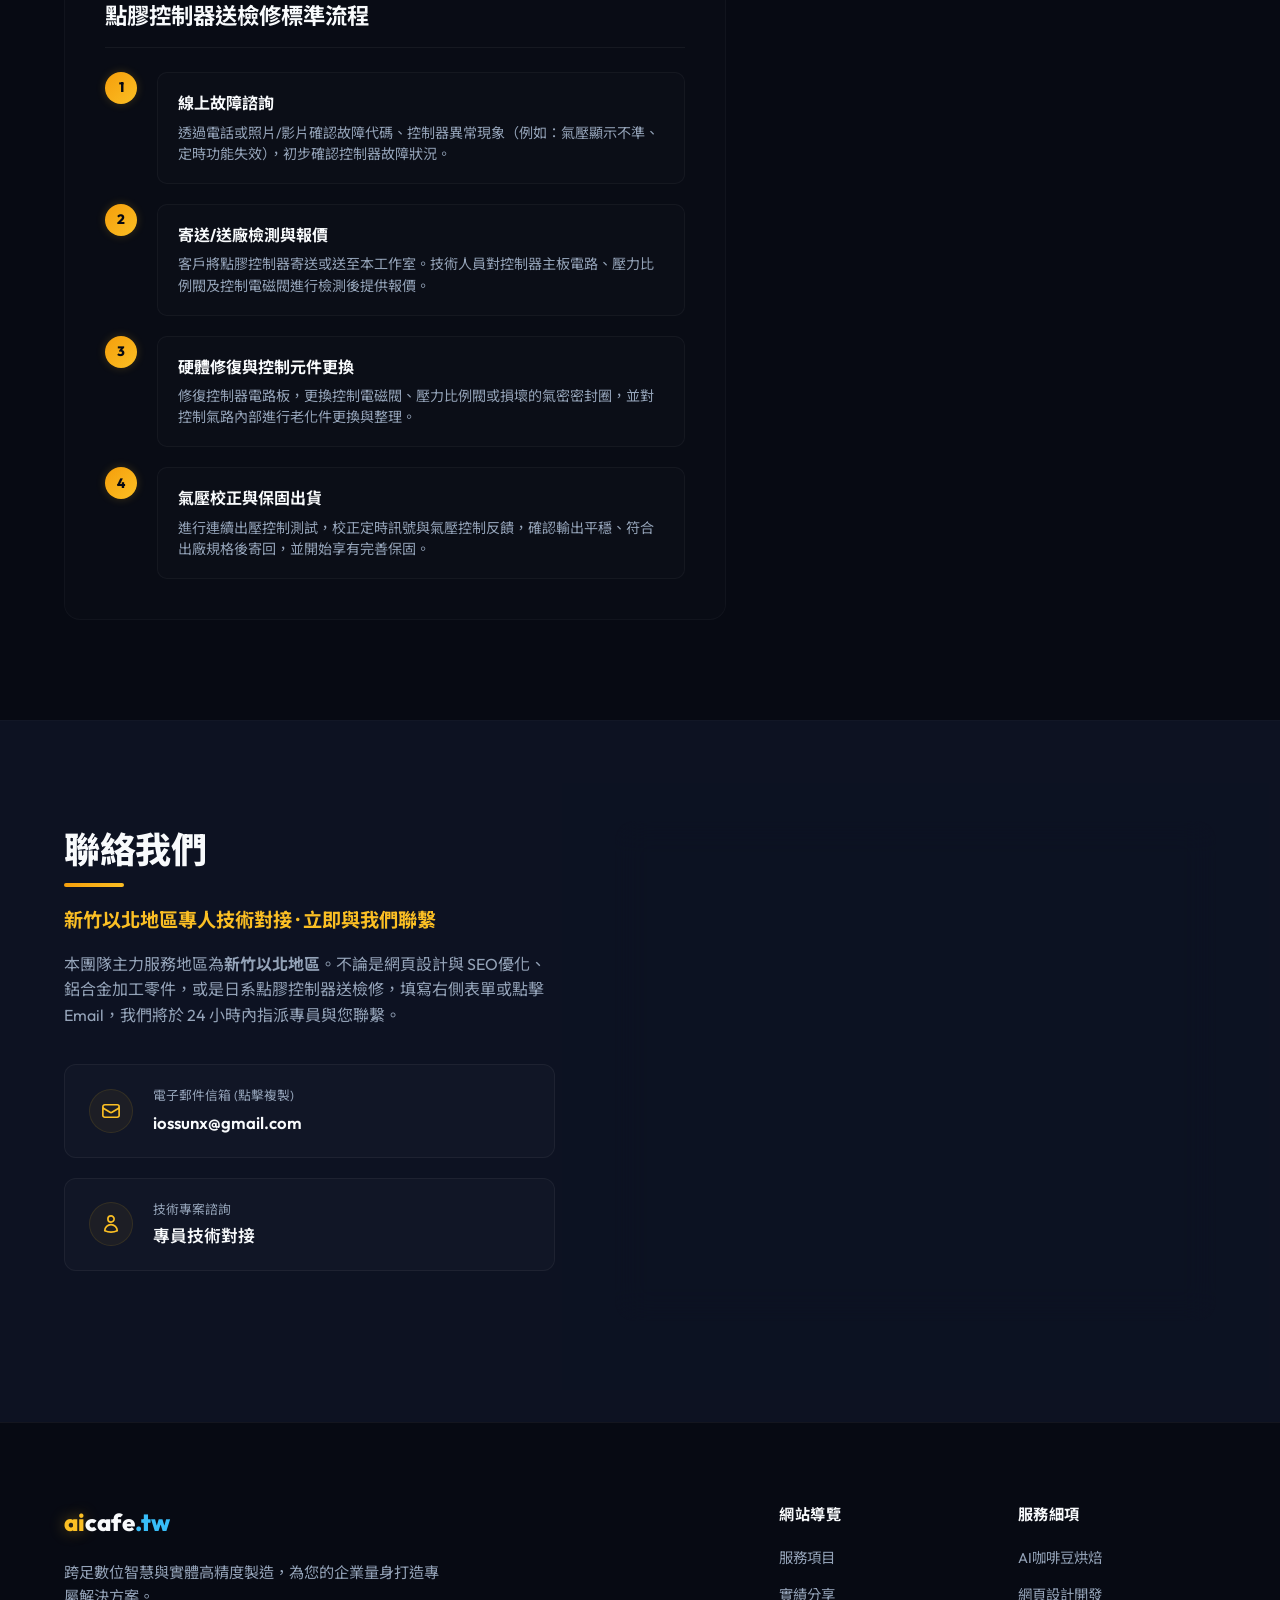
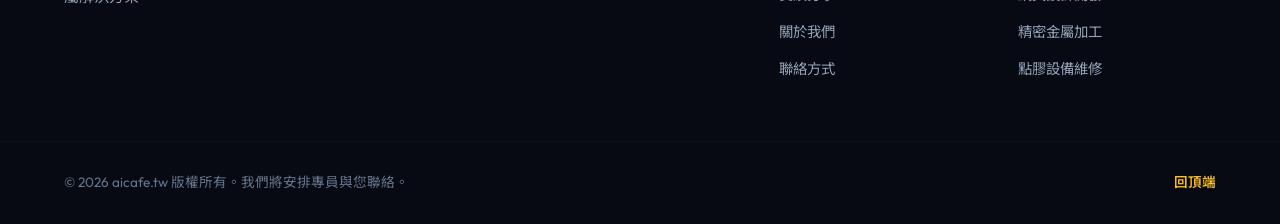
<file: dispenser.html>
<!DOCTYPE html>
<html lang="zh-TW">
<head>
    <meta charset="UTF-8">
    <meta name="viewport" content="width=device-width, initial-scale=1.0">
    <meta name="description" content="aicafe.tw 提供日系高精度氣壓式點膠控制器維修：專精檢修 IEI 岩下 Accura 系列與日商武蔵 (Musashi) ML-5000、SuperΣCM 系列點膠控制器，提供原廠規格校正與完善保固服務。">
    <meta name="keywords" content="高精度點膠控制器維修, Accura 點膠控制器, Musashi 點膠控制器, ML-5000維修, SuperΣCM維修, IEI 岩下控制器, 氣壓點膠控制器">
    <meta name="author" content="aicafe.tw">
    
    <!-- Open Graph -->
    <meta property="og:type" content="article">
    <meta property="og:url" content="https://aicafe.tw/dispenser.html">
    <meta property="og:title" content="高精度點膠控制器維修 | aicafe.tw">
    <meta property="og:description" content="日系高精密點膠設備控制器保駕護航，專精於 IEI Accura、Musashi ML-5000、SuperΣCM 等點膠控制器的檢修與校準。">
    <meta property="og:image" content="assets/hero_graphic.jpg">

    <title>高精度點膠控制器維修 - IEI Accura、Musashi 氣壓控制器檢修 | aicafe.tw</title>
    
    <!-- Fonts -->
    <link rel="preconnect" href="https://fonts.googleapis.com">
    <link rel="preconnect" href="https://fonts.gstatic.com" crossorigin>
    <link href="https://fonts.googleapis.com/css2?family=Noto+Sans+TC:wght@300;400;500;700;900&family=Outfit:wght@300;400;500;600;700;800&display=swap" rel="stylesheet">
    
    <!-- Stylesheet -->
    <link rel="stylesheet" href="style.css">
</head>
<body>

    <!-- Grid Background Effect -->
    <div class="grid-bg"></div>
    <div class="glow-effect glow-1"></div>
    <div class="glow-effect glow-2"></div>

    <!-- Header Navigation -->
    <header class="navbar scrolled" id="navbar">
        <div class="nav-container">
            <a href="index.html" class="nav-logo">
                <span class="logo-accent">ai</span>cafe<span class="logo-dot">.tw</span>
            </a>
            
            <nav class="nav-menu" id="navMenu">
                <a href="index.html#services" class="nav-link">核心服務</a>
                <a href="cases.html" class="nav-link">實績分享</a>
                <a href="index.html#about" class="nav-link">關於我們</a>
                <a href="index.html#contact" class="nav-link">聯絡我們</a>
                <div id="google_translate_element" class="translate-wrapper"></div>
                <a href="#contact" class="btn btn-sm btn-outline nav-cta">立即諮詢</a>
            </nav>
            
            <button class="menu-toggle" id="menuToggle" aria-label="切換選單">
                <span class="hamburger-bar"></span>
                <span class="hamburger-bar"></span>
                <span class="hamburger-bar"></span>
            </button>
        </div>
    </header>

    <main class="section-container">
        <!-- Back button -->
        <a href="index.html#services" class="btn-back">
            <svg viewBox="0 0 24 24" fill="none" stroke="currentColor" stroke-width="2.5">
                <path stroke-linecap="round" stroke-linejoin="round" d="M15.75 19.5L8.25 12l7.5-7.5" />
            </svg>
            返回核心服務
        </a>

        <!-- Hero Title -->
        <div class="subpage-hero">
            <div class="hero-badge">
                <span class="badge-dot"></span> 日系精密設備控制器專精
            </div>
            <h1 class="subpage-hero-title">高精度點膠控制器維修</h1>
            <p class="subpage-hero-subtitle">
                點膠控制器氣壓控制波動或電路故障，將直接影響生產良率。我們專精於日系高精密氣壓式點膠控制器檢修，提供完善的保固與送檢修服務。支援 **IEI 岩下 Accura 系列**，以及**日商武蔵 (Musashi) ML-5000、SuperΣCM 系列**控制器。
            </p>
        </div>

        <!-- Main Content Layout -->
        <div class="subpage-grid">
            <div class="subpage-main">
                <!-- Detail Block 1: Introduction -->
                <div class="detail-block">
                    <h2 class="detail-block-title">高精密點膠控制器常見維修痛點</h2>
                    <p class="subpage-desc-text">
                        在電子零件與自動化點膠製程中，氣壓式點膠控制器的穩定度是維持良率的核心關鍵。製程常見的控制器痛點包含：定時出膠電路板訊號故障、氣壓比例閥氣壓回饋失效、內部控制電磁閥密封性不佳，或數位顯示板報警等。這些控制器內部問題會導致出膠大小不一致、斷膠或壓差控制飄移。
                    </p>
                    <p class="subpage-desc-text">
                        aicafe.tw 技術人員擁有豐富的日系點膠控制器維修經驗。我們提供完善的送廠檢修服務，主板電路故障診斷、氣壓比例閥校正、控制電磁閥更換，均在工作室中進行精密檢測調校，並隨機附帶完備的售後保固，協助穩定您的製程運作。
                    </p>
                </div>

                <!-- Detail Block 2: Service Offerings -->
                <div class="detail-block">
                    <h2 class="detail-block-title">點膠控制器主要檢修項目</h2>
                    <div class="sub-features-grid">
                        <div class="sub-feature-card">
                            <h4>IEI 岩下 Accura 系列檢修</h4>
                            <p>專修 IEI 岩下高精度 Accura 系列控制器，包含主板電路修復、面板顯示異常排除、定時出膠訊號反饋與數位壓力感測器數值校正。</p>
                        </div>
                        <div class="sub-feature-card">
                            <h4>武蔵 ML-5000 控制器檢修</h4>
                            <p>針對 Musashi 經典 ML-5000 氣壓點膠控制器，更換內部控制電磁閥、修復氣路氣密性、調整控制閥氣壓平衡，排除輸出氣壓不穩。</p>
                        </div>
                        <div class="sub-feature-card">
                            <h4>武蔵 SuperΣCM 控制器檢修</h4>
                            <p>專修武蔵 SuperΣCM 系列數位控壓微量點膠控制器，排除控制器警報代碼、校準高精度數位微調氣壓值，恢復控制器原廠設定。</p>
                        </div>
                        <div class="sub-feature-card">
                            <h4>電路氣路老化保養與保固</h4>
                            <p>針對長期使用的控制器進行內部氣路除潮清潔、控制電磁閥更換、老化電磁氣閥密封圈更換，每台檢修儀器均提供完善售後保固。</p>
                        </div>
                    </div>
                </div>

                <!-- Detail Block 3: Process Flow -->
                <div class="detail-block">
                    <h2 class="detail-block-title">點膠控制器送檢修標準流程</h2>
                    <div class="process-timeline">
                        <div class="process-step">
                            <div class="step-number">1</div>
                            <div class="step-content">
                                <h4>線上故障諮詢</h4>
                                <p>透過電話或照片/影片確認故障代碼、控制器異常現象（例如：氣壓顯示不準、定時功能失效），初步確認控制器故障狀況。</p>
                            </div>
                        </div>
                        <div class="process-step">
                            <div class="step-number">2</div>
                            <div class="step-content">
                                <h4>寄送/送廠檢測與報價</h4>
                                <p>客戶將點膠控制器寄送或送至本工作室。技術人員對控制器主板電路、壓力比例閥及控制電磁閥進行檢測後提供報價。</p>
                            </div>
                        </div>
                        <div class="process-step">
                            <div class="step-number">3</div>
                            <div class="step-content">
                                <h4>硬體修復與控制元件更換</h4>
                                <p>修復控制器電路板，更換控制電磁閥、壓力比例閥或損壞的氣密密封圈，並對控制氣路內部進行老化件更換與整理。</p>
                            </div>
                        </div>
                        <div class="process-step">
                            <div class="step-number">4</div>
                            <div class="step-content">
                                <h4>氣壓校正與保固出貨</h4>
                                <p>進行連續出壓控制測試，校正定時訊號與氣壓控制反饋，確認輸出平穩、符合出廠規格後寄回，並開始享有完善保固。</p>
                            </div>
                        </div>
                    </div>
                </div>
            </div>

            <!-- Sidebar -->
            <div class="subpage-sidebar">
                <div class="sidebar-card">
                    <h3>我們的維修優勢</h3>
                    <ul class="sidebar-list">
                        <li>
                            <strong>🎯 日系控制器專精</strong>
                            專攻 IEI 與 Musashi 控制系統，熟悉內部電路布局、控制電磁閥氣路反饋，維修高效。
                        </li>
                        <li>
                            <strong>🛡️ 完善售後與硬體保固</strong>
                            提供檢修硬體完善保固，所有維修的點膠控制器出貨前均通過高頻率連續氣壓輸出測試。
                        </li>
                        <li>
                            <strong>📦 便利的送檢修流程</strong>
                            提供靈活的寄送或送廠對接管道，技術人員收到設備後快速排檢，縮短產線等待空窗期。
                        </li>
                    </ul>
                </div>

                <div class="sidebar-card">
                    <h3>技術服務對象與規格</h3>
                    <table class="tech-table">
                        <thead>
                            <tr>
                                <th>類別</th>
                                <th>支援品牌與項目</th>
                            </tr>
                        </thead>
                        <tbody>
                            <tr>
                                <td>支援控制器品牌</td>
                                <td>Musashi (武蔵), IEI 岩下 (Iwashita)</td>
                            </tr>
                            <tr>
                                <td>專修控制器型號</td>
                                <td>IEI Accura 系列, Musashi ML-5000, SuperΣCM 系列, 氣壓式點膠控制器</td>
                            </tr>
                            <tr>
                                <td>核心檢修部件</td>
                                <td>控制器主機板、氣壓比例閥、控制電磁閥、定時晶片、顯示螢幕</td>
                            </tr>
                            <tr>
                                <td>檢修服務方式</td>
                                <td>送廠檢修 (請透過快遞或專人送件至本工作室)</td>
                            </tr>
                        </tbody>
                    </table>
                </div>
            </div>
        </div>
    </main>

    <!-- Contact Form Section -->
    <section class="contact-section" id="contact">
        <div class="section-container">
            <div class="contact-grid">
                <div class="contact-info-panel">
                    <h2 class="section-title">聯絡我們</h2>
                    <p class="contact-lead">新竹以北地區專人技術對接 · 立即與我們聯繫</p>
                    <p class="contact-text">
                        本團隊主力服務地區為<strong>新竹以北地區</strong>。不論是網頁設計與 SEO優化、鋁合金加工零件，或是日系點膠控制器送檢修，填寫右側表單或點擊 Email，我們將於 24 小時內指派專員與您聯繫。
                    </p>
                    
                    <div class="contact-cards">
                        <div class="contact-card-item" id="btn-copy-email">
                            <div class="contact-card-icon">
                                <svg viewBox="0 0 24 24" fill="none" stroke="currentColor" stroke-width="2">
                                    <path stroke-linecap="round" stroke-linejoin="round" d="M21.75 6.75v10.5a2.25 2.25 0 01-2.25 2.25h-15a2.25 2.25 0 01-2.25-2.25V6.75m19.5 0A2.25 2.25 0 0019.5 4.5h-15a2.25 2.25 0 00-2.25 2.25m19.5 0v.243a2.25 2.25 0 01-1.07 1.916l-7.5 4.615a2.25 2.25 0 01-2.36 0L3.32 8.91a2.25 2.25 0 01-1.07-1.916V6.75" />
                                </svg>
                            </div>
                            <div class="contact-card-body">
                                <span class="contact-card-title">電子郵件信箱 (點擊複製)</span>
                                <span class="contact-card-value" id="email-text">iossunx@gmail.com</span>
                            </div>
                        </div>
                        
                        <div class="contact-card-item">
                            <div class="contact-card-icon">
                                <svg viewBox="0 0 24 24" fill="none" stroke="currentColor" stroke-width="2">
                                    <path stroke-linecap="round" stroke-linejoin="round" d="M15.75 6a3.75 3.75 0 11-7.5 0 3.75 3.75 0 017.5 0zM4.501 20.118a7.5 7.5 0 0114.998 0A17.933 17.933 0 0112 21.75c-2.676 0-5.216-.584-7.499-1.632z" />
                                </svg>
                            </div>
                            <div class="contact-card-body">
                                <span class="contact-card-title">技術專案諮詢</span>
                                <span class="contact-card-value">專員技術對接</span>
                            </div>
                        </div>
                    </div>
                </div>
                
                <div class="contact-form-panel">
                    <form id="contactForm" class="contact-form">
                        <div class="form-group-row">
                            <div class="form-group">
                                <label for="contactName">您的姓名 / 貴司名稱 <span class="required">*</span></label>
                                <input type="text" id="contactName" required placeholder="例如：王先生 / 華科自動化">
                            </div>
                            <div class="form-group">
                                <label for="contactEmail">聯絡信箱 <span class="required">*</span></label>
                                <input type="email" id="contactEmail" required placeholder="yourname@company.com">
                            </div>
                        </div>
                        
                        <div class="form-group">
                            <label for="contactService">諮詢服務類別 <span class="required">*</span></label>
                            <select id="contactService" required>
                                <option value="高精度點膠控制器維修">高精度點膠控制器維修 (IEI Accura、Musashi維修保固)</option>
                                <option value="AI強化烘焙精品咖啡豆">AI強化烘焙精品咖啡豆 (100%阿拉比卡豆)</option>
                                <option value="客製化網頁開發">客製化網頁開發 (SEO 形象官網 NT$8,000起)</option>
                                <option value="精密金屬與零件加工">精密金屬與零件加工 (CNC零件、6061鋁桌板)</option>
                                <option value="其他整合專案諮詢">其他整合專案諮詢</option>
                            </select>
                        </div>
                        
                        <div class="form-group">
                            <label for="contactMessage">需求細節說明 <span class="required">*</span></label>
                            <textarea id="contactMessage" rows="5" required placeholder="請描述您的點膠控制器型號、故障現象（例如控制器壓力報警代碼、氣壓指示異常等），我們能更快速為您提供建議。"></textarea>
                        </div>
                        
                        <button type="submit" class="btn btn-primary btn-block" id="btn-submit-form">
                            <span class="btn-text">送出諮詢 (開啟 Email 寄信)</span>
                            <svg class="btn-icon" viewBox="0 0 24 24" fill="none" stroke="currentColor" stroke-width="2">
                                <path stroke-linecap="round" stroke-linejoin="round" d="M6 12L3.269 3.126A59.768 59.768 0 0121.485 12 59.77 59.77 0 013.27 20.876L5.999 12zm0 0h7.5" />
                            </svg>
                        </button>
                    </form>
                </div>
            </div>
        </div>
    </section>

    <!-- Footer -->
    <footer class="footer">
        <div class="footer-container">
            <div class="footer-brand">
                <a href="index.html" class="footer-logo">
                    <span class="logo-accent">ai</span>cafe<span class="logo-dot">.tw</span>
                </a>
                <p class="footer-tagline">跨足數位智慧與實體高精度製造，為您的企業量身打造專屬解決方案。</p>
            </div>
            
            <div class="footer-links">
                <div class="footer-links-col">
                    <span class="links-title">網站導覽</span>
                    <a href="index.html#services">服務項目</a>
                    <a href="cases.html">實績分享</a>
                    <a href="index.html#about">關於我們</a>
                    <a href="index.html#contact">聯絡方式</a>
                </div>
                <div class="footer-links-col">
                    <span class="links-title">服務細項</span>
                    <a href="coffee.html">AI咖啡豆烘焙</a>
                    <a href="web.html">網頁設計開發</a>
                    <a href="machining.html">精密金屬加工</a>
                    <a href="dispenser.html">點膠設備維修</a>
                </div>
            </div>
        </div>
        <div class="footer-bottom">
            <div class="footer-bottom-container">
                <p>&copy; 2026 aicafe.tw 版權所有。我們將安排專員與您聯絡。</p>
                <div class="footer-bottom-links">
                    <a href="#navbar" class="back-to-top">回頂端</a>
                </div>
            </div>
        </div>
    </footer>

    <!-- Custom Toast Notification -->
    <div class="toast-container" id="toastContainer">
        <div class="toast" id="toast">
            <span class="toast-message" id="toastMessage">已成功複製電子郵件！</span>
        </div>
    </div>

    <!-- Script -->
    <script src="script.js"></script>
</body>
</html>
</file>
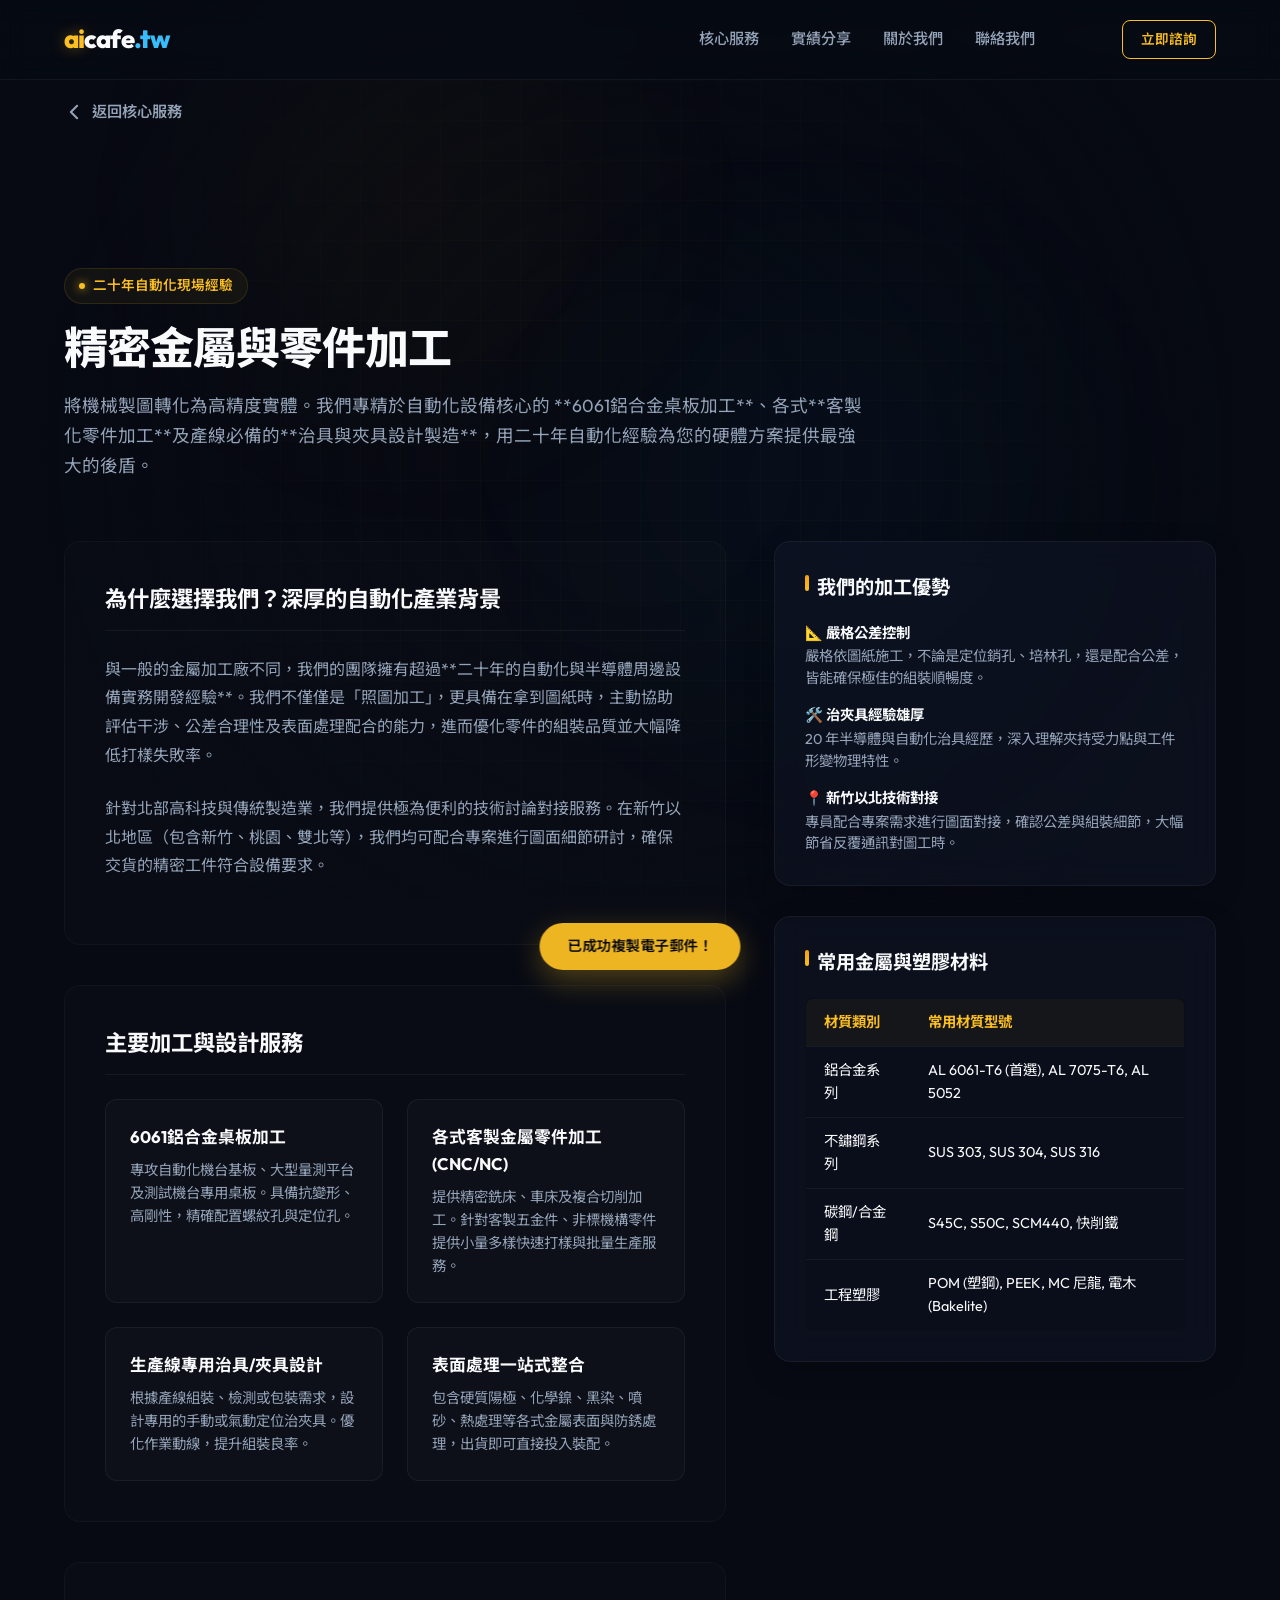
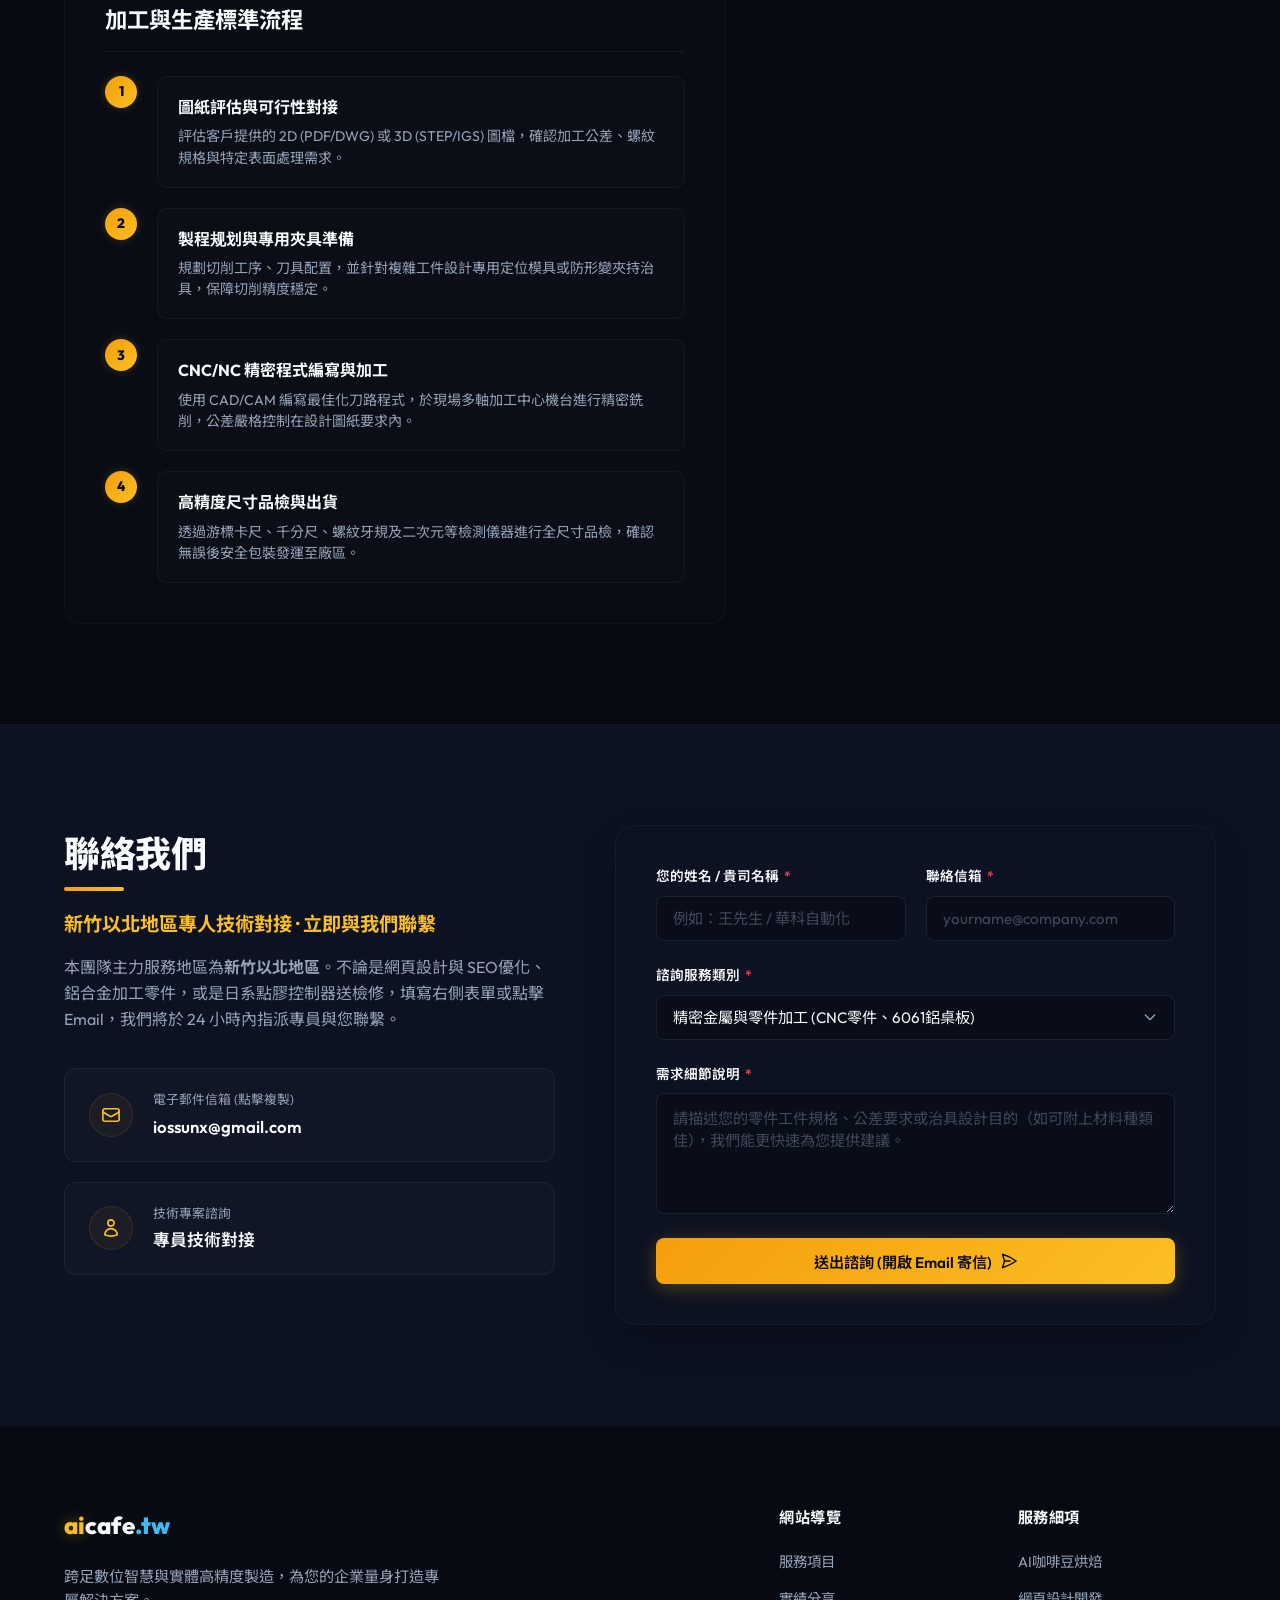
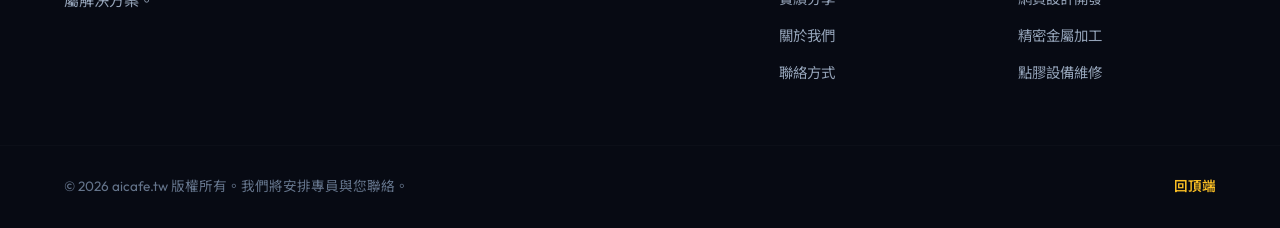
<file: machining.html>
<!DOCTYPE html>
<html lang="zh-TW">
<head>
    <meta charset="UTF-8">
    <meta name="viewport" content="width=device-width, initial-scale=1.0">
    <meta name="description" content="aicafe.tw 精密金屬與零件加工服務：具備二十年自動化產業經驗，專精於 6061 鋁合金桌板加工、各式客製金屬零件加工 (CNC/NC) 與生產線治具夾具設計製造。新竹以北現地技術對接。">
    <meta name="keywords" content="精密金屬零件加工, 6061鋁合金桌板加工, CNC加工, NC銑床, 治具設計, 夾具加工, 鋁合金零件, 新竹以北金屬加工">
    <meta name="author" content="aicafe.tw">
    
    <!-- Open Graph -->
    <meta property="og:type" content="article">
    <meta property="og:url" content="https://aicafe.tw/machining.html">
    <meta property="og:title" content="精密金屬與零件加工 | aicafe.tw">
    <meta property="og:description" content="二十年自動化經驗沉澱，專精於 6061 鋁合金桌板加工、各式精密金屬零件客製化加工與治夾具開發。">
    <meta property="og:image" content="assets/hero_graphic.jpg">

    <title>精密金屬與零件加工 - 6061鋁合金桌板、CNC零件與治具設計 | aicafe.tw</title>
    
    <!-- Fonts -->
    <link rel="preconnect" href="https://fonts.googleapis.com">
    <link rel="preconnect" href="https://fonts.gstatic.com" crossorigin>
    <link href="https://fonts.googleapis.com/css2?family=Noto+Sans+TC:wght@300;400;500;700;900&family=Outfit:wght@300;400;500;600;700;800&display=swap" rel="stylesheet">
    
    <!-- Stylesheet -->
    <link rel="stylesheet" href="style.css">
</head>
<body>

    <!-- Grid Background Effect -->
    <div class="grid-bg"></div>
    <div class="glow-effect glow-1"></div>
    <div class="glow-effect glow-2"></div>

    <!-- Header Navigation -->
    <header class="navbar scrolled" id="navbar">
        <div class="nav-container">
            <a href="index.html" class="nav-logo">
                <span class="logo-accent">ai</span>cafe<span class="logo-dot">.tw</span>
            </a>
            
            <nav class="nav-menu" id="navMenu">
                <a href="index.html#services" class="nav-link">核心服務</a>
                <a href="cases.html" class="nav-link">實績分享</a>
                <a href="index.html#about" class="nav-link">關於我們</a>
                <a href="index.html#contact" class="nav-link">聯絡我們</a>
                <div id="google_translate_element" class="translate-wrapper"></div>
                <a href="#contact" class="btn btn-sm btn-outline nav-cta">立即諮詢</a>
            </nav>
            
            <button class="menu-toggle" id="menuToggle" aria-label="切換選單">
                <span class="hamburger-bar"></span>
                <span class="hamburger-bar"></span>
                <span class="hamburger-bar"></span>
            </button>
        </div>
    </header>

    <main class="section-container">
        <!-- Back button -->
        <a href="index.html#services" class="btn-back">
            <svg viewBox="0 0 24 24" fill="none" stroke="currentColor" stroke-width="2.5">
                <path stroke-linecap="round" stroke-linejoin="round" d="M15.75 19.5L8.25 12l7.5-7.5" />
            </svg>
            返回核心服務
        </a>

        <!-- Hero Title -->
        <div class="subpage-hero">
            <div class="hero-badge">
                <span class="badge-dot"></span> 二十年自動化現場經驗
            </div>
            <h1 class="subpage-hero-title">精密金屬與零件加工</h1>
            <p class="subpage-hero-subtitle">
                將機械製圖轉化為高精度實體。我們專精於自動化設備核心的 **6061鋁合金桌板加工**、各式**客製化零件加工**及產線必備的**治具與夾具設計製造**，用二十年自動化經驗為您的硬體方案提供最強大的後盾。
            </p>
        </div>

        <!-- Main Content Layout -->
        <div class="subpage-grid">
            <div class="subpage-main">
                <!-- Detail Block 1: Introduction -->
                <div class="detail-block">
                    <h2 class="detail-block-title">為什麼選擇我們？深厚的自動化產業背景</h2>
                    <p class="subpage-desc-text">
                        與一般的金屬加工廠不同，我們的團隊擁有超過**二十年的自動化與半導體周邊設備實務開發經驗**。我們不僅僅是「照圖加工」，更具備在拿到圖紙時，主動協助評估干涉、公差合理性及表面處理配合的能力，進而優化零件的組裝品質並大幅降低打樣失敗率。
                    </p>
                    <p class="subpage-desc-text">
                        針對北部高科技與傳統製造業，我們提供極為便利的技術討論對接服務。在新竹以北地區（包含新竹、桃園、雙北等），我們均可配合專案進行圖面細節研討，確保交貨的精密工件符合設備要求。
                    </p>
                </div>

                <!-- Detail Block 2: Service Offerings -->
                <div class="detail-block">
                    <h2 class="detail-block-title">主要加工與設計服務</h2>
                    <div class="sub-features-grid">
                        <div class="sub-feature-card">
                            <h4>6061鋁合金桌板加工</h4>
                            <p>專攻自動化機台基板、大型量測平台及測試機台專用桌板。具備抗變形、高剛性，精確配置螺紋孔與定位孔。</p>
                        </div>
                        <div class="sub-feature-card">
                            <h4>各式客製金屬零件加工 (CNC/NC)</h4>
                            <p>提供精密銑床、車床及複合切削加工。針對客製五金件、非標機構零件提供小量多樣快速打樣與批量生產服務。</p>
                        </div>
                        <div class="sub-feature-card">
                            <h4>生產線專用治具/夾具設計</h4>
                            <p>根據產線組裝、檢測或包裝需求，設計專用的手動或氣動定位治夾具。優化作業動線，提升組裝良率。</p>
                        </div>
                        <div class="sub-feature-card">
                            <h4>表面處理一站式整合</h4>
                            <p>包含硬質陽極、化學鎳、黑染、噴砂、熱處理等各式金屬表面與防銹處理，出貨即可直接投入裝配。</p>
                        </div>
                    </div>
                </div>

                <!-- Detail Block 3: Process Flow -->
                <div class="detail-block">
                    <h2 class="detail-block-title">加工與生產標準流程</h2>
                    <div class="process-timeline">
                        <div class="process-step">
                            <div class="step-number">1</div>
                            <div class="step-content">
                                <h4>圖紙評估與可行性對接</h4>
                                <p>評估客戶提供的 2D (PDF/DWG) 或 3D (STEP/IGS) 圖檔，確認加工公差、螺紋規格與特定表面處理需求。</p>
                            </div>
                        </div>
                        <div class="process-step">
                            <div class="step-number">2</div>
                            <div class="step-content">
                                <h4>製程规划與專用夾具準備</h4>
                                <p>規劃切削工序、刀具配置，並針對複雜工件設計專用定位模具或防形變夾持治具，保障切削精度穩定。</p>
                            </div>
                        </div>
                        <div class="process-step">
                            <div class="step-number">3</div>
                            <div class="step-content">
                                <h4>CNC/NC 精密程式編寫與加工</h4>
                                <p>使用 CAD/CAM 編寫最佳化刀路程式，於現場多軸加工中心機台進行精密銑削，公差嚴格控制在設計圖紙要求內。</p>
                            </div>
                        </div>
                        <div class="process-step">
                            <div class="step-number">4</div>
                            <div class="step-content">
                                <h4>高精度尺寸品檢與出貨</h4>
                                <p>透過游標卡尺、千分尺、螺紋牙規及二次元等檢測儀器進行全尺寸品檢，確認無誤後安全包裝發運至廠區。</p>
                            </div>
                        </div>
                    </div>
                </div>
            </div>

            <!-- Sidebar -->
            <div class="subpage-sidebar">
                <div class="sidebar-card">
                    <h3>我們的加工優勢</h3>
                    <ul class="sidebar-list">
                        <li>
                            <strong>📐 嚴格公差控制</strong>
                            嚴格依圖紙施工，不論是定位銷孔、培林孔，還是配合公差，皆能確保極佳的組裝順暢度。
                        </li>
                        <li>
                            <strong>🛠️ 治夾具經驗雄厚</strong>
                            20 年半導體與自動化治具經歷，深入理解夾持受力點與工件形變物理特性。
                        </li>
                        <li>
                            <strong>📍 新竹以北技術對接</strong>
                            專員配合專案需求進行圖面對接，確認公差與組裝細節，大幅節省反覆通訊對圖工時。
                        </li>
                    </ul>
                </div>

                <div class="sidebar-card">
                    <h3>常用金屬與塑膠材料</h3>
                    <table class="tech-table">
                        <thead>
                            <tr>
                                <th>材質類別</th>
                                <th>常用材質型號</th>
                            </tr>
                        </thead>
                        <tbody>
                            <tr>
                                <td>鋁合金系列</td>
                                <td>AL 6061-T6 (首選), AL 7075-T6, AL 5052</td>
                            </tr>
                            <tr>
                                <td>不鏽鋼系列</td>
                                <td>SUS 303, SUS 304, SUS 316</td>
                            </tr>
                            <tr>
                                <td>碳鋼/合金鋼</td>
                                <td>S45C, S50C, SCM440, 快削鐵</td>
                            </tr>
                            <tr>
                                <td>工程塑膠</td>
                                <td>POM (塑鋼), PEEK, MC 尼龍, 電木 (Bakelite)</td>
                            </tr>
                        </tbody>
                    </table>
                </div>
            </div>
        </div>
    </main>

    <!-- Contact Form Section -->
    <section class="contact-section" id="contact">
        <div class="section-container">
            <div class="contact-grid">
                <div class="contact-info-panel">
                    <h2 class="section-title">聯絡我們</h2>
                    <p class="contact-lead">新竹以北地區專人技術對接 · 立即與我們聯繫</p>
                    <p class="contact-text">
                        本團隊主力服務地區為<strong>新竹以北地區</strong>。不論是網頁設計與 SEO優化、鋁合金加工零件，或是日系點膠控制器送檢修，填寫右側表單或點擊 Email，我們將於 24 小時內指派專員與您聯繫。
                    </p>
                    
                    <div class="contact-cards">
                        <div class="contact-card-item" id="btn-copy-email">
                            <div class="contact-card-icon">
                                <svg viewBox="0 0 24 24" fill="none" stroke="currentColor" stroke-width="2">
                                    <path stroke-linecap="round" stroke-linejoin="round" d="M21.75 6.75v10.5a2.25 2.25 0 01-2.25 2.25h-15a2.25 2.25 0 01-2.25-2.25V6.75m19.5 0A2.25 2.25 0 0019.5 4.5h-15a2.25 2.25 0 00-2.25 2.25m19.5 0v.243a2.25 2.25 0 01-1.07 1.916l-7.5 4.615a2.25 2.25 0 01-2.36 0L3.32 8.91a2.25 2.25 0 01-1.07-1.916V6.75" />
                                </svg>
                            </div>
                            <div class="contact-card-body">
                                <span class="contact-card-title">電子郵件信箱 (點擊複製)</span>
                                <span class="contact-card-value" id="email-text">iossunx@gmail.com</span>
                            </div>
                        </div>
                        
                        <div class="contact-card-item">
                            <div class="contact-card-icon">
                                <svg viewBox="0 0 24 24" fill="none" stroke="currentColor" stroke-width="2">
                                    <path stroke-linecap="round" stroke-linejoin="round" d="M15.75 6a3.75 3.75 0 11-7.5 0 3.75 3.75 0 017.5 0zM4.501 20.118a7.5 7.5 0 0114.998 0A17.933 17.933 0 0112 21.75c-2.676 0-5.216-.584-7.499-1.632z" />
                                </svg>
                            </div>
                            <div class="contact-card-body">
                                <span class="contact-card-title">技術專案諮詢</span>
                                <span class="contact-card-value">專員技術對接</span>
                            </div>
                        </div>
                    </div>
                </div>
                
                <div class="contact-form-panel">
                    <form id="contactForm" class="contact-form">
                        <div class="form-group-row">
                            <div class="form-group">
                                <label for="contactName">您的姓名 / 貴司名稱 <span class="required">*</span></label>
                                <input type="text" id="contactName" required placeholder="例如：王先生 / 華科自動化">
                            </div>
                            <div class="form-group">
                                <label for="contactEmail">聯絡信箱 <span class="required">*</span></label>
                                <input type="email" id="contactEmail" required placeholder="yourname@company.com">
                            </div>
                        </div>
                        
                        <div class="form-group">
                            <label for="contactService">諮詢服務類別 <span class="required">*</span></label>
                            <select id="contactService" required>
                                <option value="精密金屬與零件加工">精密金屬與零件加工 (CNC零件、6061鋁桌板)</option>
                                <option value="AI強化烘焙精品咖啡豆">AI強化烘焙精品咖啡豆 (100%阿拉比卡豆)</option>
                                <option value="客製化網頁開發">客製化網頁開發 (SEO 形象官網 NT$8,000起)</option>
                                <option value="高精度點膠控制器維修">高精度點膠控制器維修 (IEI Accura、Musashi維修保固)</option>
                                <option value="其他整合專案諮詢">其他整合專案諮詢</option>
                            </select>
                        </div>
                        
                        <div class="form-group">
                            <label for="contactMessage">需求細節說明 <span class="required">*</span></label>
                            <textarea id="contactMessage" rows="5" required placeholder="請描述您的零件工件規格、公差要求或治具設計目的（如可附上材料種類佳），我們能更快速為您提供建議。"></textarea>
                        </div>
                        
                        <button type="submit" class="btn btn-primary btn-block" id="btn-submit-form">
                            <span class="btn-text">送出諮詢 (開啟 Email 寄信)</span>
                            <svg class="btn-icon" viewBox="0 0 24 24" fill="none" stroke="currentColor" stroke-width="2">
                                <path stroke-linecap="round" stroke-linejoin="round" d="M6 12L3.269 3.126A59.768 59.768 0 0121.485 12 59.77 59.77 0 013.27 20.876L5.999 12zm0 0h7.5" />
                            </svg>
                        </button>
                    </form>
                </div>
            </div>
        </div>
    </section>

    <!-- Footer -->
    <footer class="footer">
        <div class="footer-container">
            <div class="footer-brand">
                <a href="index.html" class="footer-logo">
                    <span class="logo-accent">ai</span>cafe<span class="logo-dot">.tw</span>
                </a>
                <p class="footer-tagline">跨足數位智慧與實體高精度製造，為您的企業量身打造專屬解決方案。</p>
            </div>
            
            <div class="footer-links">
                <div class="footer-links-col">
                    <span class="links-title">網站導覽</span>
                    <a href="index.html#services">服務項目</a>
                    <a href="cases.html">實績分享</a>
                    <a href="index.html#about">關於我們</a>
                    <a href="index.html#contact">聯絡方式</a>
                </div>
                <div class="footer-links-col">
                    <span class="links-title">服務細項</span>
                    <a href="coffee.html">AI咖啡豆烘焙</a>
                    <a href="web.html">網頁設計開發</a>
                    <a href="machining.html">精密金屬加工</a>
                    <a href="dispenser.html">點膠設備維修</a>
                </div>
            </div>
        </div>
        <div class="footer-bottom">
            <div class="footer-bottom-container">
                <p>&copy; 2026 aicafe.tw 版權所有。我們將安排專員與您聯絡。</p>
                <div class="footer-bottom-links">
                    <a href="#navbar" class="back-to-top">回頂端</a>
                </div>
            </div>
        </div>
    </footer>

    <!-- Custom Toast Notification -->
    <div class="toast-container" id="toastContainer">
        <div class="toast" id="toast">
            <span class="toast-message" id="toastMessage">已成功複製電子郵件！</span>
        </div>
    </div>

    <!-- Script -->
    <script src="script.js"></script>
</body>
</html>
</file>
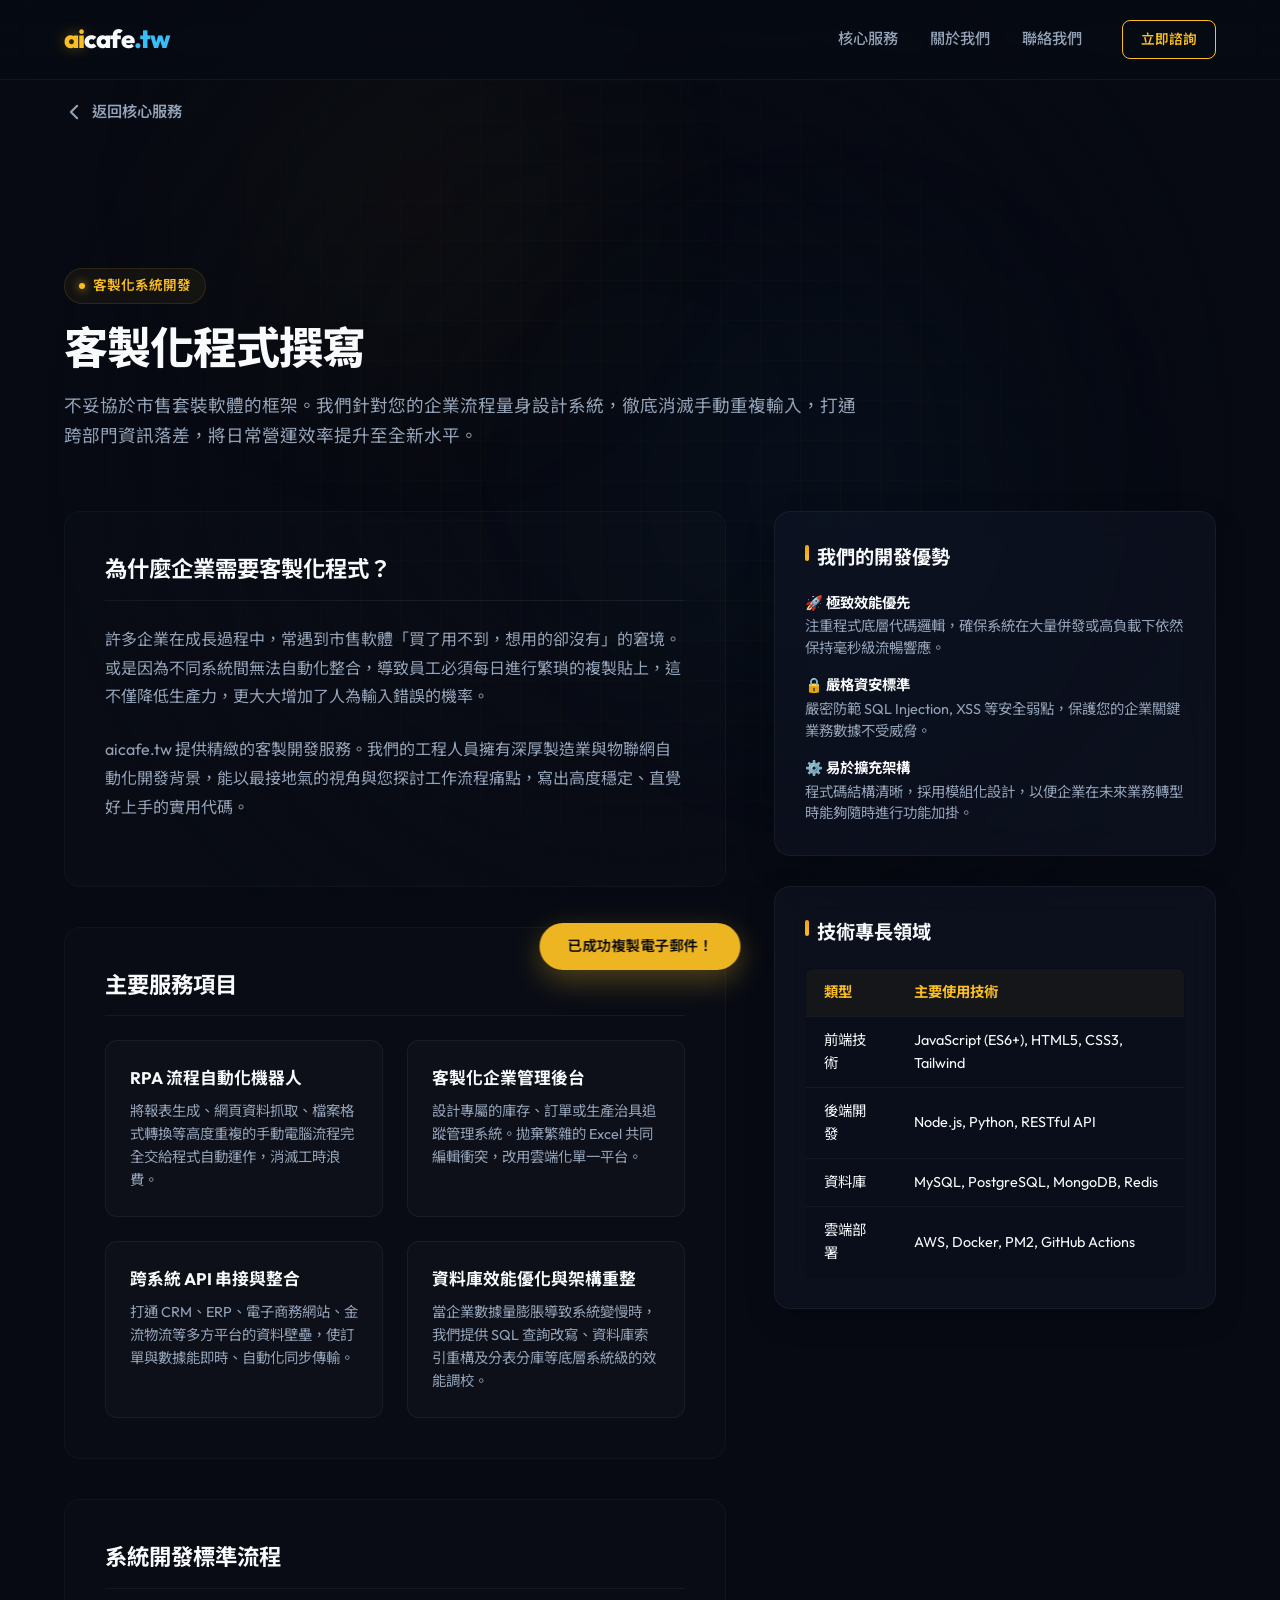
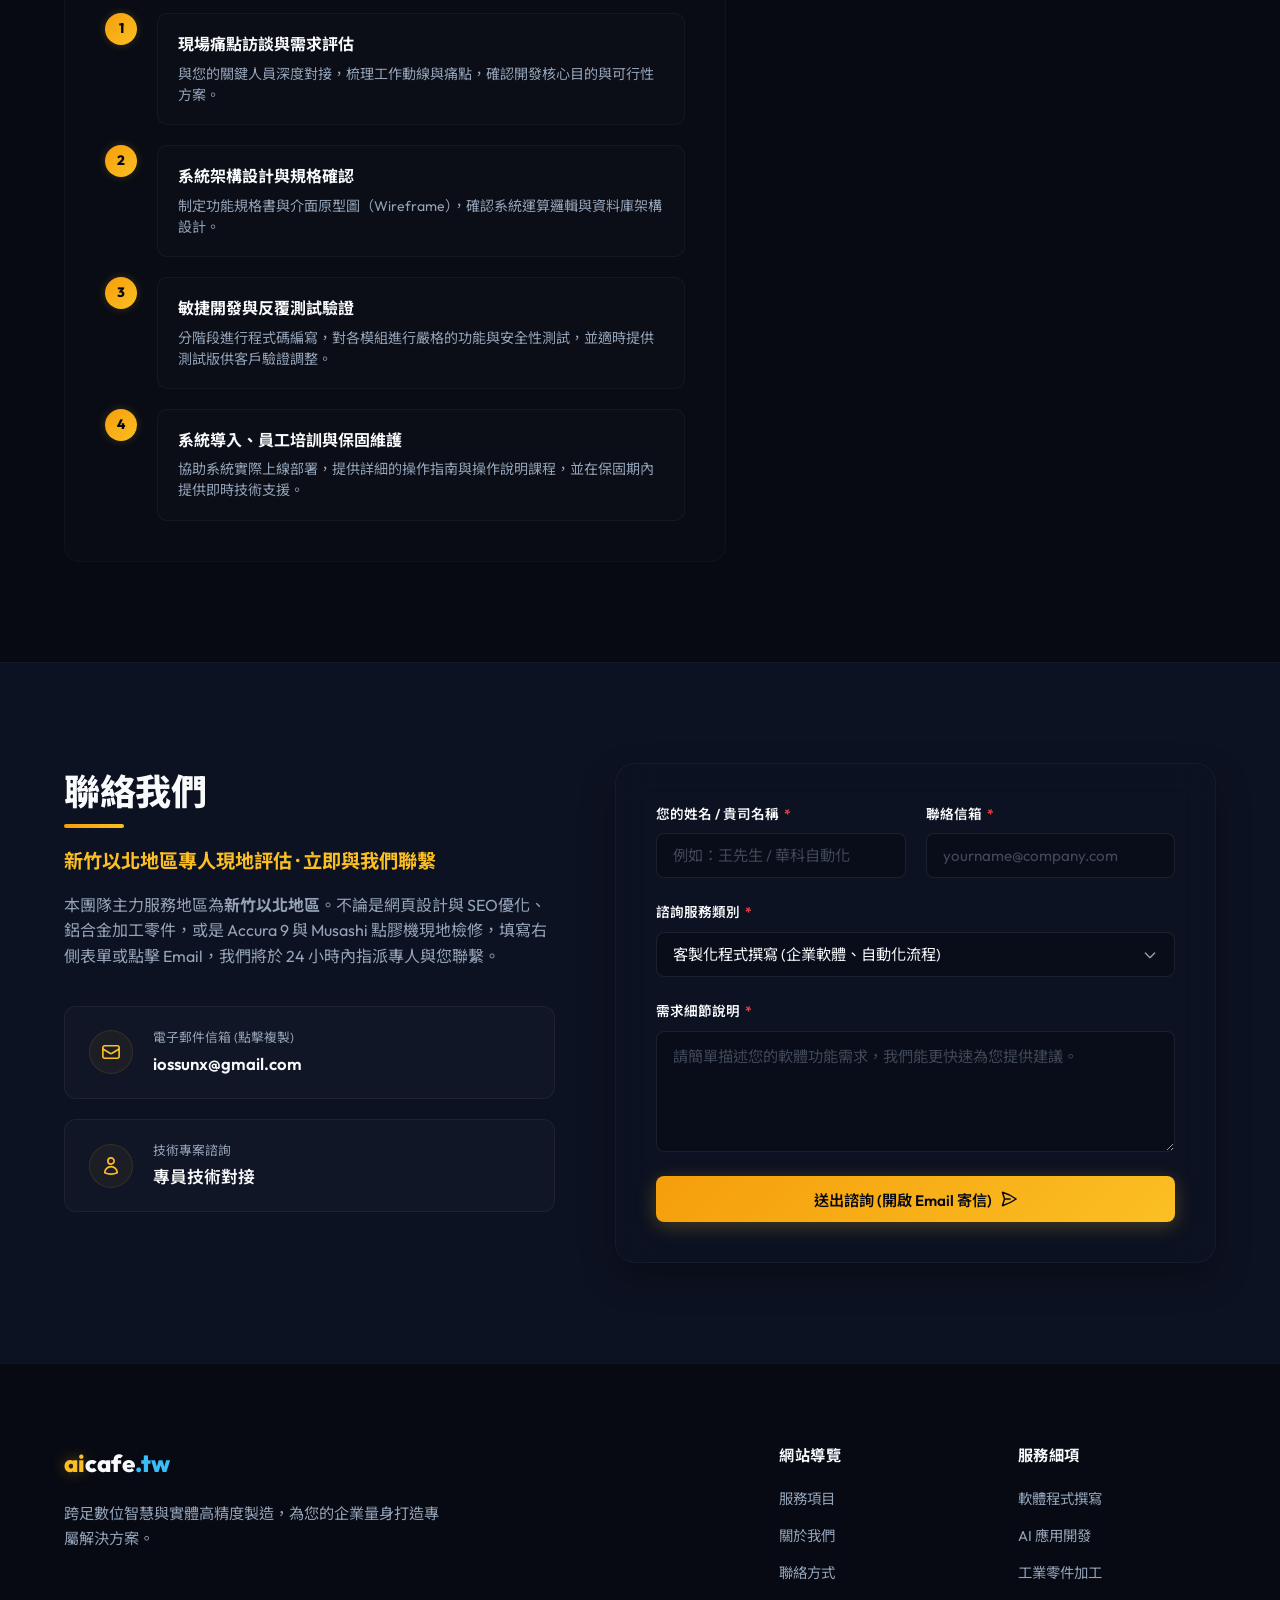
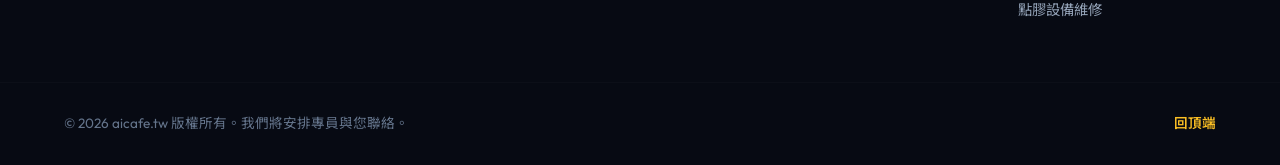
<file: software.html>
<!DOCTYPE html>
<html lang="zh-TW">
<head>
    <meta charset="UTF-8">
    <meta name="viewport" content="width=device-width, initial-scale=1.0">
    <meta name="description" content="aicafe.tw 提供專業的客製化程式撰寫服務：針對企業特定流程痛點，量身打造合身軟體系統。服務涵蓋企業管理後台開發、RPA 流程自動化機器人、系統 API 串接與大數據效能優化。服務地區新竹以北。">
    <meta name="keywords" content="客製化程式撰寫, 軟體開發, RPA 流程自動化, API 串接, 後台系統開發, 資料庫優化, 企業軟體, 新竹以北">
    <meta name="author" content="aicafe.tw">
    
    <!-- Open Graph -->
    <meta property="og:type" content="article">
    <meta property="og:url" content="https://aicafe.tw/software.html">
    <meta property="og:title" content="客製化程式撰寫 | aicafe.tw">
    <meta property="og:description" content="量身打造專屬企業軟體系統與 RPA 自動化流程，徹底打通資訊落差，升級作業效率。">
    <meta property="og:image" content="assets/hero_graphic.jpg">

    <title>客製化程式撰寫 - 企業專屬軟體解決方案 | aicafe.tw</title>
    
    <!-- Fonts -->
    <link rel="preconnect" href="https://fonts.googleapis.com">
    <link rel="preconnect" href="https://fonts.gstatic.com" crossorigin>
    <link href="https://fonts.googleapis.com/css2?family=Noto+Sans+TC:wght@300;400;500;700;900&family=Outfit:wght@300;400;500;600;700;800&display=swap" rel="stylesheet">
    
    <!-- Stylesheet -->
    <link rel="stylesheet" href="style.css">
</head>
<body>

    <!-- Grid Background Effect -->
    <div class="grid-bg"></div>
    <div class="glow-effect glow-1"></div>
    <div class="glow-effect glow-2"></div>

    <!-- Header Navigation -->
    <header class="navbar scrolled" id="navbar">
        <div class="nav-container">
            <a href="index.html" class="nav-logo">
                <span class="logo-accent">ai</span>cafe<span class="logo-dot">.tw</span>
            </a>
            
            <nav class="nav-menu" id="navMenu">
                <a href="index.html#services" class="nav-link">核心服務</a>
                <a href="index.html#about" class="nav-link">關於我們</a>
                <a href="index.html#contact" class="nav-link">聯絡我們</a>
                <a href="#contact" class="btn btn-sm btn-outline nav-cta">立即諮詢</a>
            </nav>
            
            <button class="menu-toggle" id="menuToggle" aria-label="切換選單">
                <span class="hamburger-bar"></span>
                <span class="hamburger-bar"></span>
                <span class="hamburger-bar"></span>
            </button>
        </div>
    </header>

    <main class="section-container">
        <!-- Back button -->
        <a href="index.html#services" class="btn-back">
            <svg viewBox="0 0 24 24" fill="none" stroke="currentColor" stroke-width="2.5">
                <path stroke-linecap="round" stroke-linejoin="round" d="M15.75 19.5L8.25 12l7.5-7.5" />
            </svg>
            返回核心服務
        </a>

        <!-- Hero Title -->
        <div class="subpage-hero">
            <div class="hero-badge">
                <span class="badge-dot"></span> 客製化系統開發
            </div>
            <h1 class="subpage-hero-title">客製化程式撰寫</h1>
            <p class="subpage-hero-subtitle">
                不妥協於市售套裝軟體的框架。我們針對您的企業流程量身設計系統，徹底消滅手動重複輸入，打通跨部門資訊落差，將日常營運效率提升至全新水平。
            </p>
        </div>

        <!-- Main Content Layout -->
        <div class="subpage-grid">
            <div class="subpage-main">
                <!-- Detail Block 1: Introduction -->
                <div class="detail-block">
                    <h2 class="detail-block-title">為什麼企業需要客製化程式？</h2>
                    <p class="subpage-desc-text">
                        許多企業在成長過程中，常遇到市售軟體「買了用不到，想用的卻沒有」的窘境。或是因為不同系統間無法自動化整合，導致員工必須每日進行繁瑣的複製貼上，這不僅降低生產力，更大大增加了人為輸入錯誤的機率。
                    </p>
                    <p class="subpage-desc-text">
                        aicafe.tw 提供精緻的客製開發服務。我們的工程人員擁有深厚製造業與物聯網自動化開發背景，能以最接地氣的視角與您探討工作流程痛點，寫出高度穩定、直覺好上手的實用代碼。
                    </p>
                </div>

                <!-- Detail Block 2: Service Offerings -->
                <div class="detail-block">
                    <h2 class="detail-block-title">主要服務項目</h2>
                    <div class="sub-features-grid">
                        <div class="sub-feature-card">
                            <h4>RPA 流程自動化機器人</h4>
                            <p>將報表生成、網頁資料抓取、檔案格式轉換等高度重複的手動電腦流程完全交給程式自動運作，消滅工時浪費。</p>
                        </div>
                        <div class="sub-feature-card">
                            <h4>客製化企業管理後台</h4>
                            <p>設計專屬的庫存、訂單或生產治具追蹤管理系統。拋棄繁雜的 Excel 共同編輯衝突，改用雲端化單一平台。</p>
                        </div>
                        <div class="sub-feature-card">
                            <h4>跨系統 API 串接與整合</h4>
                            <p>打通 CRM、ERP、電子商務網站、金流物流等多方平台的資料壁壘，使訂單與數據能即時、自動化同步傳輸。</p>
                        </div>
                        <div class="sub-feature-card">
                            <h4>資料庫效能優化與架構重整</h4>
                            <p>當企業數據量膨脹導致系統變慢時，我們提供 SQL 查詢改寫、資料庫索引重構及分表分庫等底層系統級的效能調校。</p>
                        </div>
                    </div>
                </div>

                <!-- Detail Block 3: Process Flow -->
                <div class="detail-block">
                    <h2 class="detail-block-title">系統開發標準流程</h2>
                    <div class="process-timeline">
                        <div class="process-step">
                            <div class="step-number">1</div>
                            <div class="step-content">
                                <h4>現場痛點訪談與需求評估</h4>
                                <p>與您的關鍵人員深度對接，梳理工作動線與痛點，確認開發核心目的與可行性方案。</p>
                            </div>
                        </div>
                        <div class="process-step">
                            <div class="step-number">2</div>
                            <div class="step-content">
                                <h4>系統架構設計與規格確認</h4>
                                <p>制定功能規格書與介面原型圖（Wireframe），確認系統運算邏輯與資料庫架構設計。</p>
                            </div>
                        </div>
                        <div class="process-step">
                            <div class="step-number">3</div>
                            <div class="step-content">
                                <h4>敏捷開發與反覆測試驗證</h4>
                                <p>分階段進行程式碼編寫，對各模組進行嚴格的功能與安全性測試，並適時提供測試版供客戶驗證調整。</p>
                            </div>
                        </div>
                        <div class="process-step">
                            <div class="step-number">4</div>
                            <div class="step-content">
                                <h4>系統導入、員工培訓與保固維護</h4>
                                <p>協助系統實際上線部署，提供詳細的操作指南與操作說明課程，並在保固期內提供即時技術支援。</p>
                            </div>
                        </div>
                    </div>
                </div>
            </div>

            <!-- Sidebar -->
            <div class="subpage-sidebar">
                <div class="sidebar-card">
                    <h3>我們的開發優勢</h3>
                    <ul class="sidebar-list">
                        <li>
                            <strong>🚀 極致效能優先</strong>
                            注重程式底層代碼邏輯，確保系統在大量併發或高負載下依然保持毫秒級流暢響應。
                        </li>
                        <li>
                            <strong>🔒 嚴格資安標準</strong>
                            嚴密防範 SQL Injection, XSS 等安全弱點，保護您的企業關鍵業務數據不受威脅。
                        </li>
                        <li>
                            <strong>⚙️ 易於擴充架構</strong>
                            程式碼結構清晰，採用模組化設計，以便企業在未來業務轉型時能夠隨時進行功能加掛。
                        </li>
                    </ul>
                </div>

                <div class="sidebar-card">
                    <h3>技術專長領域</h3>
                    <table class="tech-table">
                        <thead>
                            <tr>
                                <th>類型</th>
                                <th>主要使用技術</th>
                            </tr>
                        </thead>
                        <tbody>
                            <tr>
                                <td>前端技術</td>
                                <td>JavaScript (ES6+), HTML5, CSS3, Tailwind</td>
                            </tr>
                            <tr>
                                <td>後端開發</td>
                                <td>Node.js, Python, RESTful API</td>
                            </tr>
                            <tr>
                                <td>資料庫</td>
                                <td>MySQL, PostgreSQL, MongoDB, Redis</td>
                            </tr>
                            <tr>
                                <td>雲端部署</td>
                                <td>AWS, Docker, PM2, GitHub Actions</td>
                            </tr>
                        </tbody>
                    </table>
                </div>
            </div>
        </div>
    </main>

    <!-- Contact Form Section -->
    <section class="contact-section" id="contact">
        <div class="section-container">
            <div class="contact-grid">
                <div class="contact-info-panel">
                    <h2 class="section-title">聯絡我們</h2>
                    <p class="contact-lead">新竹以北地區專人現地評估 · 立即與我們聯繫</p>
                    <p class="contact-text">
                        本團隊主力服務地區為<strong>新竹以北地區</strong>。不論是網頁設計與 SEO優化、鋁合金加工零件，或是 Accura 9 與 Musashi 點膠機現地檢修，填寫右側表單或點擊 Email，我們將於 24 小時內指派專人與您聯繫。
                    </p>
                    
                    <div class="contact-cards">
                        <div class="contact-card-item" id="btn-copy-email">
                            <div class="contact-card-icon">
                                <svg viewBox="0 0 24 24" fill="none" stroke="currentColor" stroke-width="2">
                                    <path stroke-linecap="round" stroke-linejoin="round" d="M21.75 6.75v10.5a2.25 2.25 0 01-2.25 2.25h-15a2.25 2.25 0 01-2.25-2.25V6.75m19.5 0A2.25 2.25 0 0019.5 4.5h-15a2.25 2.25 0 00-2.25 2.25m19.5 0v.243a2.25 2.25 0 01-1.07 1.916l-7.5 4.615a2.25 2.25 0 01-2.36 0L3.32 8.91a2.25 2.25 0 01-1.07-1.916V6.75" />
                                </svg>
                            </div>
                            <div class="contact-card-body">
                                <span class="contact-card-title">電子郵件信箱 (點擊複製)</span>
                                <span class="contact-card-value" id="email-text">iossunx@gmail.com</span>
                            </div>
                        </div>
                        
                        <div class="contact-card-item">
                            <div class="contact-card-icon">
                                <svg viewBox="0 0 24 24" fill="none" stroke="currentColor" stroke-width="2">
                                    <path stroke-linecap="round" stroke-linejoin="round" d="M15.75 6a3.75 3.75 0 11-7.5 0 3.75 3.75 0 017.5 0zM4.501 20.118a7.5 7.5 0 0114.998 0A17.933 17.933 0 0112 21.75c-2.676 0-5.216-.584-7.499-1.632z" />
                                </svg>
                            </div>
                            <div class="contact-card-body">
                                <span class="contact-card-title">技術專案諮詢</span>
                                <span class="contact-card-value">專員技術對接</span>
                            </div>
                        </div>
                    </div>
                </div>
                
                <div class="contact-form-panel">
                    <form id="contactForm" class="contact-form">
                        <div class="form-group-row">
                            <div class="form-group">
                                <label for="contactName">您的姓名 / 貴司名稱 <span class="required">*</span></label>
                                <input type="text" id="contactName" required placeholder="例如：王先生 / 華科自動化">
                            </div>
                            <div class="form-group">
                                <label for="contactEmail">聯絡信箱 <span class="required">*</span></label>
                                <input type="email" id="contactEmail" required placeholder="yourname@company.com">
                            </div>
                        </div>
                        
                        <div class="form-group">
                            <label for="contactService">諮詢服務類別 <span class="required">*</span></label>
                            <select id="contactService" required>
                                <option value="客製化程式撰寫">客製化程式撰寫 (企業軟體、自動化流程)</option>
                                <option value="客製化 AI 應用開發">客製化 AI 應用開發 (LLM、電腦視覺導入)</option>
                                <option value="客製化網頁開發">客製化網頁開發 (SEO 網頁建置、系統整合)</option>
                                <option value="精密金屬與零件加工">精密金屬與零件加工 (CNC零件、金屬桌板)</option>
                                <option value="高精度點膠機維修">高精度點膠機維修 (IEI 岩下、武蔵設備檢修)</option>
                                <option value="其他整合專案諮詢">其他整合專案諮詢</option>
                            </select>
                        </div>
                        
                        <div class="form-group">
                            <label for="contactMessage">需求細節說明 <span class="required">*</span></label>
                            <textarea id="contactMessage" rows="5" required placeholder="請簡單描述您的軟體功能需求，我們能更快速為您提供建議。"></textarea>
                        </div>
                        
                        <button type="submit" class="btn btn-primary btn-block" id="btn-submit-form">
                            <span class="btn-text">送出諮詢 (開啟 Email 寄信)</span>
                            <svg class="btn-icon" viewBox="0 0 24 24" fill="none" stroke="currentColor" stroke-width="2">
                                <path stroke-linecap="round" stroke-linejoin="round" d="M6 12L3.269 3.126A59.768 59.768 0 0121.485 12 59.77 59.77 0 013.27 20.876L5.999 12zm0 0h7.5" />
                            </svg>
                        </button>
                    </form>
                </div>
            </div>
        </div>
    </section>

    <!-- Footer -->
    <footer class="footer">
        <div class="footer-container">
            <div class="footer-brand">
                <a href="index.html" class="footer-logo">
                    <span class="logo-accent">ai</span>cafe<span class="logo-dot">.tw</span>
                </a>
                <p class="footer-tagline">跨足數位智慧與實體高精度製造，為您的企業量身打造專屬解決方案。</p>
            </div>
            
            <div class="footer-links">
                <div class="footer-links-col">
                    <span class="links-title">網站導覽</span>
                    <a href="index.html#services">服務項目</a>
                    <a href="index.html#about">關於我們</a>
                    <a href="index.html#contact">聯絡方式</a>
                </div>
                <div class="footer-links-col">
                    <span class="links-title">服務細項</span>
                    <a href="software.html">軟體程式撰寫</a>
                    <a href="ai.html">AI 應用開發</a>
                    <a href="machining.html">工業零件加工</a>
                    <a href="dispenser.html">點膠設備維修</a>
                </div>
            </div>
        </div>
        <div class="footer-bottom">
            <div class="footer-bottom-container">
                <p>&copy; 2026 aicafe.tw 版權所有。我們將安排專員與您聯絡。</p>
                <div class="footer-bottom-links">
                    <a href="#navbar" class="back-to-top">回頂端</a>
                </div>
            </div>
        </div>
    </footer>

    <!-- Custom Toast Notification -->
    <div class="toast-container" id="toastContainer">
        <div class="toast" id="toast">
            <span class="toast-message" id="toastMessage">已成功複製電子郵件！</span>
        </div>
    </div>

    <!-- Script -->
    <script src="script.js"></script>
</body>
</html>
</file>
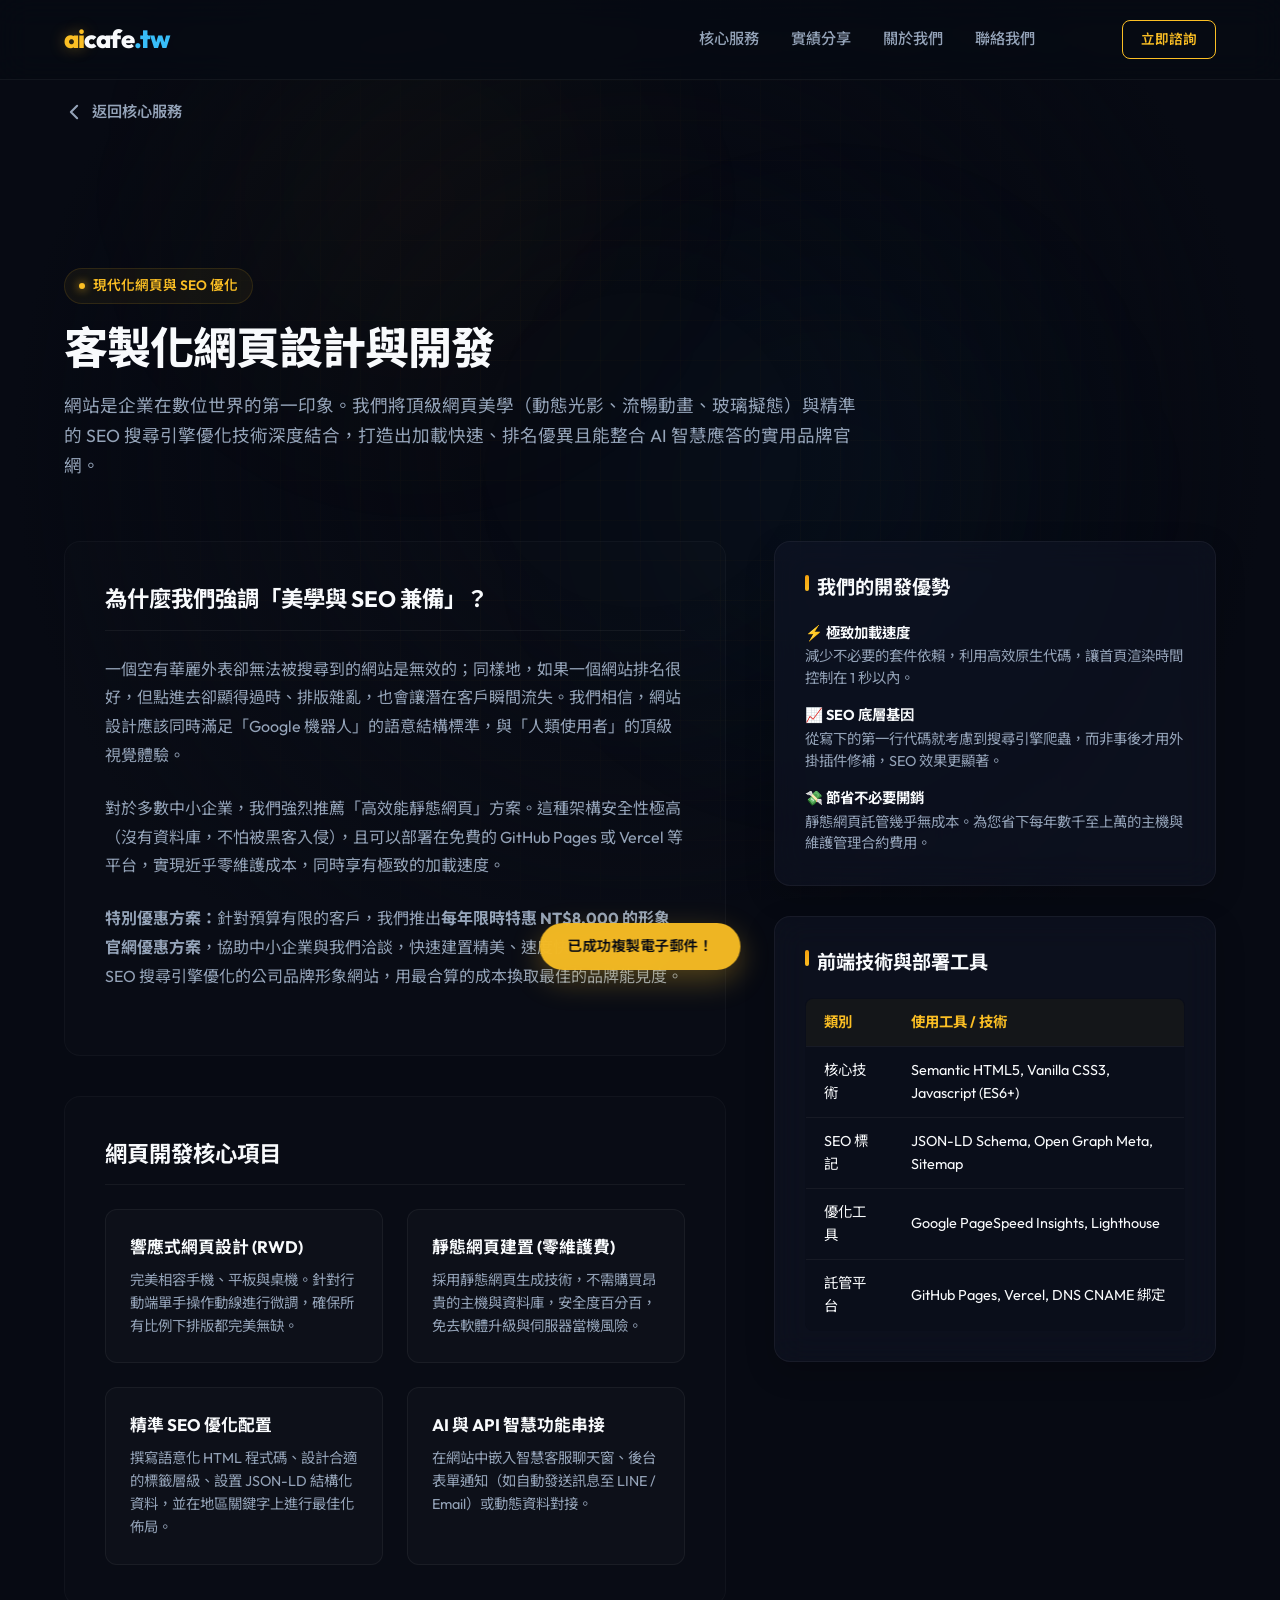
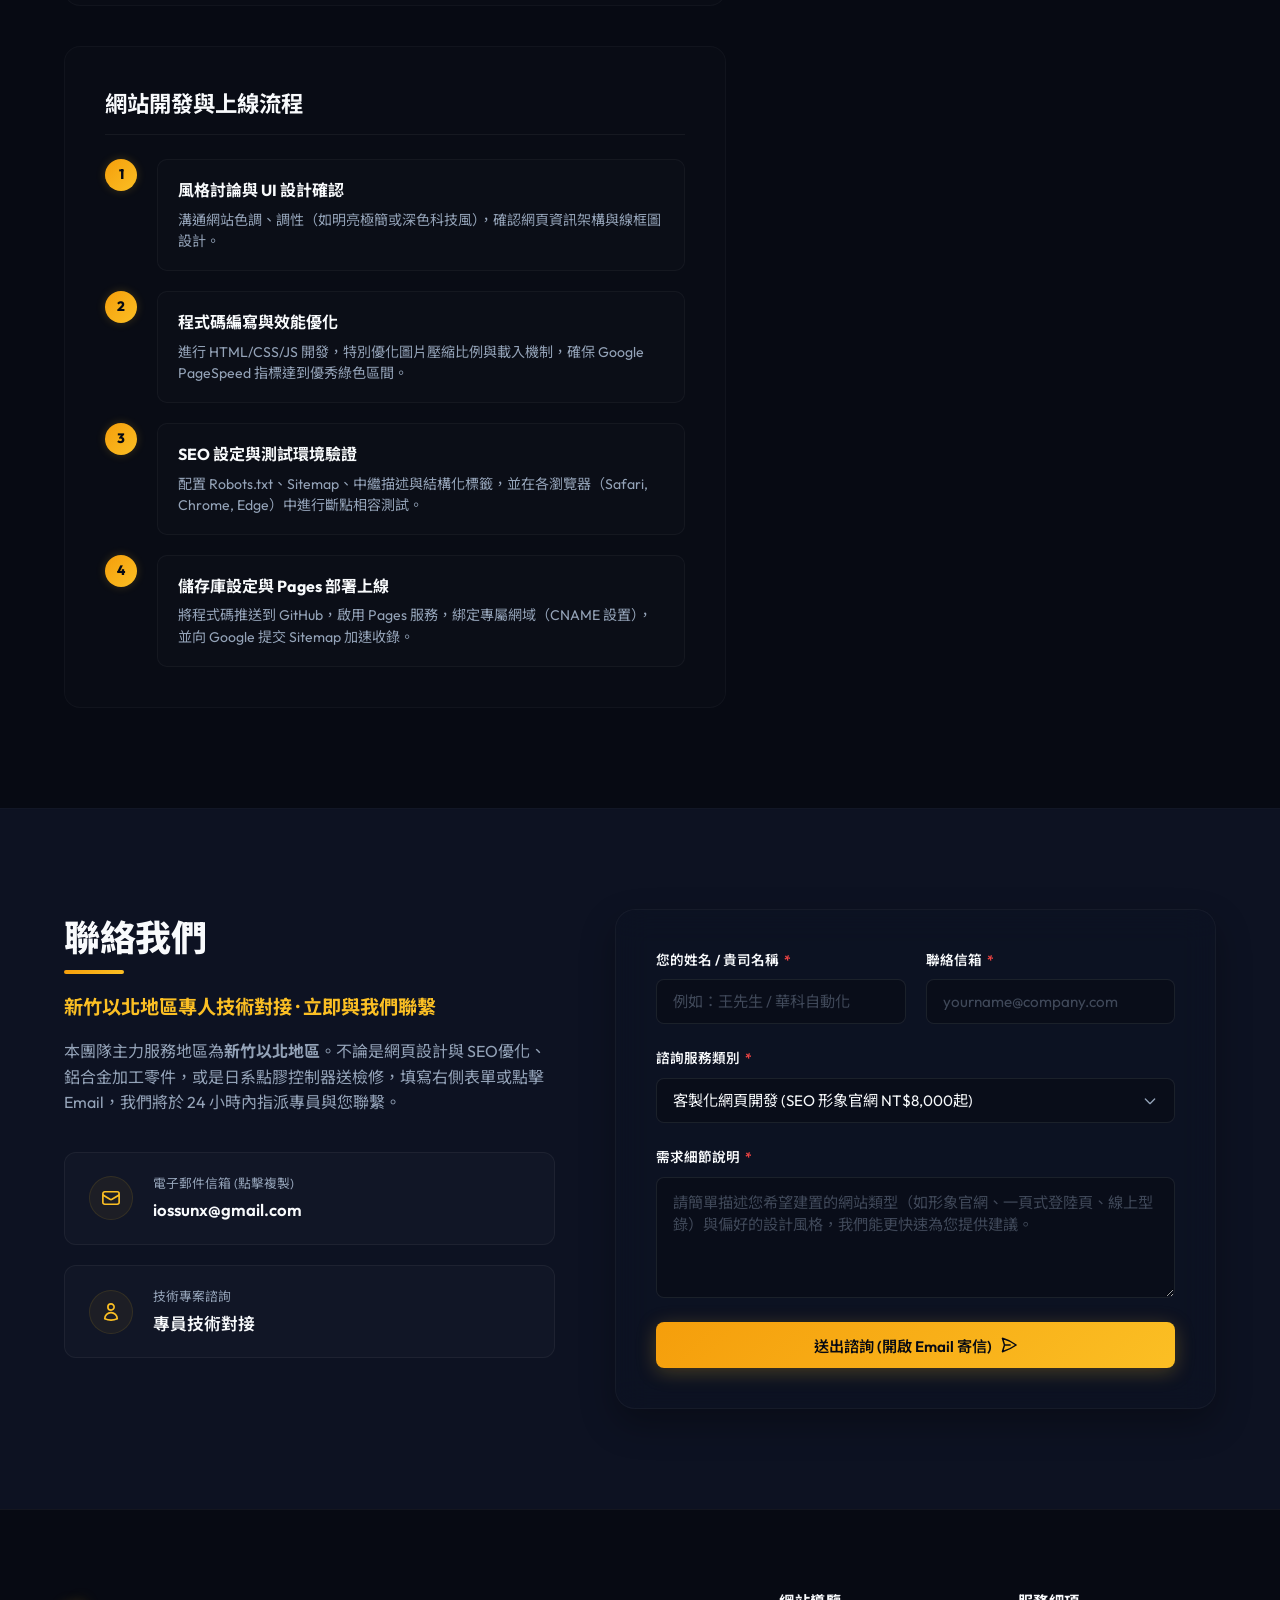
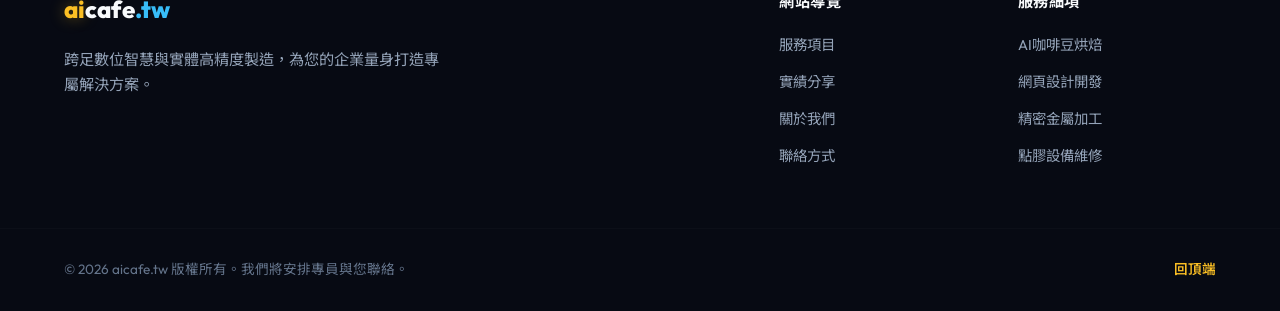
<file: web.html>
<!DOCTYPE html>
<html lang="zh-TW">
<head>
    <meta charset="UTF-8">
    <meta name="viewport" content="width=device-width, initial-scale=1.0">
    <meta name="description" content="aicafe.tw 提供現代化客製化網頁開發與設計服務。我們專注於響應式網頁設計 (RWD)、極致載入速度優化、結構化 SEO 搜尋引擎優化與網頁 AI 功能整合。服務地區新竹以北。">
    <meta name="keywords" content="客製化網頁開發, 網頁設計, RWD 網頁設計, SEO 優化, 搜尋引擎優化, 靜態網頁設計, GitHub Pages 部署, 新竹以北">
    <meta name="author" content="aicafe.tw">
    
    <!-- Open Graph -->
    <meta property="og:type" content="article">
    <meta property="og:url" content="https://aicafe.tw/web.html">
    <meta property="og:title" content="客製化網頁設計與開發 | aicafe.tw">
    <meta property="og:description" content="結合現代美學與精準的 SEO 搜尋引擎優化，為您打造極速載入、無需高昂維護費的企業品牌網站。">
    <meta property="og:image" content="assets/hero_graphic.jpg">

    <title>客製化網頁設計與開發 - SEO 優化與極速品牌官網 | aicafe.tw</title>
    
    <!-- Fonts -->
    <link rel="preconnect" href="https://fonts.googleapis.com">
    <link rel="preconnect" href="https://fonts.gstatic.com" crossorigin>
    <link href="https://fonts.googleapis.com/css2?family=Noto+Sans+TC:wght@300;400;500;700;900&family=Outfit:wght@300;400;500;600;700;800&display=swap" rel="stylesheet">
    
    <!-- Stylesheet -->
    <link rel="stylesheet" href="style.css">
</head>
<body>

    <!-- Grid Background Effect -->
    <div class="grid-bg"></div>
    <div class="glow-effect glow-1"></div>
    <div class="glow-effect glow-2"></div>

    <!-- Header Navigation -->
    <header class="navbar scrolled" id="navbar">
        <div class="nav-container">
            <a href="index.html" class="nav-logo">
                <span class="logo-accent">ai</span>cafe<span class="logo-dot">.tw</span>
            </a>
            
            <nav class="nav-menu" id="navMenu">
                <a href="index.html#services" class="nav-link">核心服務</a>
                <a href="cases.html" class="nav-link">實績分享</a>
                <a href="index.html#about" class="nav-link">關於我們</a>
                <a href="index.html#contact" class="nav-link">聯絡我們</a>
                <div id="google_translate_element" class="translate-wrapper"></div>
                <a href="#contact" class="btn btn-sm btn-outline nav-cta">立即諮詢</a>
            </nav>
            
            <button class="menu-toggle" id="menuToggle" aria-label="切換選單">
                <span class="hamburger-bar"></span>
                <span class="hamburger-bar"></span>
                <span class="hamburger-bar"></span>
            </button>
        </div>
    </header>

    <main class="section-container">
        <!-- Back button -->
        <a href="index.html#services" class="btn-back">
            <svg viewBox="0 0 24 24" fill="none" stroke="currentColor" stroke-width="2.5">
                <path stroke-linecap="round" stroke-linejoin="round" d="M15.75 19.5L8.25 12l7.5-7.5" />
            </svg>
            返回核心服務
        </a>

        <!-- Hero Title -->
        <div class="subpage-hero">
            <div class="hero-badge">
                <span class="badge-dot"></span> 現代化網頁與 SEO 優化
            </div>
            <h1 class="subpage-hero-title">客製化網頁設計與開發</h1>
            <p class="subpage-hero-subtitle">
                網站是企業在數位世界的第一印象。我們將頂級網頁美學（動態光影、流暢動畫、玻璃擬態）與精準的 SEO 搜尋引擎優化技術深度結合，打造出加載快速、排名優異且能整合 AI 智慧應答的實用品牌官網。
            </p>
        </div>

        <!-- Main Content Layout -->
        <div class="subpage-grid">
            <div class="subpage-main">
                <!-- Detail Block 1: Introduction -->
                <div class="detail-block">
                    <h2 class="detail-block-title">為什麼我們強調「美學與 SEO 兼備」？</h2>
                    <p class="subpage-desc-text">
                        一個空有華麗外表卻無法被搜尋到的網站是無效的；同樣地，如果一個網站排名很好，但點進去卻顯得過時、排版雜亂，也會讓潛在客戶瞬間流失。我們相信，網站設計應該同時滿足「Google 機器人」的語意結構標準，與「人類使用者」的頂級視覺體驗。
                    </p>
                    <p class="subpage-desc-text">
                        對於多數中小企業，我們強烈推薦「高效能靜態網頁」方案。這種架構安全性極高（沒有資料庫，不怕被黑客入侵），且可以部署在免費的 GitHub Pages 或 Vercel 等平台，實現近乎零維護成本，同時享有極致的加載速度。
                    </p>
                    <p class="subpage-desc-text">
                        <strong>特別優惠方案：</strong>針對預算有限的客戶，我們推出<strong>每年限時特惠 NT$8,000 的形象官網優惠方案</strong>，協助中小企業與我們洽談，快速建置精美、速度快、且包含基礎 SEO 搜尋引擎優化的公司品牌形象網站，用最合算的成本換取最佳的品牌能見度。
                    </p>
                </div>

                <!-- Detail Block 2: Service Offerings -->
                <div class="detail-block">
                    <h2 class="detail-block-title">網頁開發核心項目</h2>
                    <div class="sub-features-grid">
                        <div class="sub-feature-card">
                            <h4>響應式網頁設計 (RWD)</h4>
                            <p>完美相容手機、平板與桌機。針對行動端單手操作動線進行微調，確保所有比例下排版都完美無缺。</p>
                        </div>
                        <div class="sub-feature-card">
                            <h4>靜態網頁建置 (零維護費)</h4>
                            <p>採用靜態網頁生成技術，不需購買昂貴的主機與資料庫，安全度百分百，免去軟體升級與伺服器當機風險。</p>
                        </div>
                        <div class="sub-feature-card">
                            <h4>精準 SEO 優化配置</h4>
                            <p>撰寫語意化 HTML 程式碼、設計合適的標籤層級、設置 JSON-LD 結構化資料，並在地區關鍵字上進行最佳化佈局。</p>
                        </div>
                        <div class="sub-feature-card">
                            <h4>AI 與 API 智慧功能串接</h4>
                            <p>在網站中嵌入智慧客服聊天窗、後台表單通知（如自動發送訊息至 LINE / Email）或動態資料對接。</p>
                        </div>
                    </div>
                </div>

                <!-- Detail Block 3: Process Flow -->
                <div class="detail-block">
                    <h2 class="detail-block-title">網站開發與上線流程</h2>
                    <div class="process-timeline">
                        <div class="process-step">
                            <div class="step-number">1</div>
                            <div class="step-content">
                                <h4>風格討論與 UI 設計確認</h4>
                                <p>溝通網站色調、調性（如明亮極簡或深色科技風），確認網頁資訊架構與線框圖設計。</p>
                            </div>
                        </div>
                        <div class="process-step">
                            <div class="step-number">2</div>
                            <div class="step-content">
                                <h4>程式碼編寫與效能優化</h4>
                                <p>進行 HTML/CSS/JS 開發，特別優化圖片壓縮比例與載入機制，確保 Google PageSpeed 指標達到優秀綠色區間。</p>
                            </div>
                        </div>
                        <div class="process-step">
                            <div class="step-number">3</div>
                            <div class="step-content">
                                <h4>SEO 設定與測試環境驗證</h4>
                                <p>配置 Robots.txt、Sitemap、中繼描述與結構化標籤，並在各瀏覽器（Safari, Chrome, Edge）中進行斷點相容測試。</p>
                            </div>
                        </div>
                        <div class="process-step">
                            <div class="step-number">4</div>
                            <div class="step-content">
                                <h4>儲存庫設定與 Pages 部署上線</h4>
                                <p>將程式碼推送到 GitHub，啟用 Pages 服務，綁定專屬網域（CNAME 設置），並向 Google 提交 Sitemap 加速收錄。</p>
                            </div>
                        </div>
                    </div>
                </div>
            </div>

            <!-- Sidebar -->
            <div class="subpage-sidebar">
                <div class="sidebar-card">
                    <h3>我們的開發優勢</h3>
                    <ul class="sidebar-list">
                        <li>
                            <strong>⚡ 極致加載速度</strong>
                            減少不必要的套件依賴，利用高效原生代碼，讓首頁渲染時間控制在 1 秒以內。
                        </li>
                        <li>
                            <strong>📈 SEO 底層基因</strong>
                            從寫下的第一行代碼就考慮到搜尋引擎爬蟲，而非事後才用外掛插件修補，SEO 效果更顯著。
                        </li>
                        <li>
                            <strong>💸 節省不必要開銷</strong>
                            靜態網頁託管幾乎無成本。為您省下每年數千至上萬的主機與維護管理合約費用。
                        </li>
                    </ul>
                </div>

                <div class="sidebar-card">
                    <h3>前端技術與部署工具</h3>
                    <table class="tech-table">
                        <thead>
                            <tr>
                                <th>類別</th>
                                <th>使用工具 / 技術</th>
                            </tr>
                        </thead>
                        <tbody>
                            <tr>
                                <td>核心技術</td>
                                <td>Semantic HTML5, Vanilla CSS3, Javascript (ES6+)</td>
                            </tr>
                            <tr>
                                <td>SEO 標記</td>
                                <td>JSON-LD Schema, Open Graph Meta, Sitemap</td>
                            </tr>
                            <tr>
                                <td>優化工具</td>
                                <td>Google PageSpeed Insights, Lighthouse</td>
                            </tr>
                            <tr>
                                <td>託管平台</td>
                                <td>GitHub Pages, Vercel, DNS CNAME 綁定</td>
                            </tr>
                        </tbody>
                    </table>
                </div>
            </div>
        </div>
    </main>

    <!-- Contact Form Section -->
    <section class="contact-section" id="contact">
        <div class="section-container">
            <div class="contact-grid">
                <div class="contact-info-panel">
                    <h2 class="section-title">聯絡我們</h2>
                    <p class="contact-lead">新竹以北地區專人技術對接 · 立即與我們聯繫</p>
                    <p class="contact-text">
                        本團隊主力服務地區為<strong>新竹以北地區</strong>。不論是網頁設計與 SEO優化、鋁合金加工零件，或是日系點膠控制器送檢修，填寫右側表單或點擊 Email，我們將於 24 小時內指派專員與您聯繫。
                    </p>
                    
                    <div class="contact-cards">
                        <div class="contact-card-item" id="btn-copy-email">
                            <div class="contact-card-icon">
                                <svg viewBox="0 0 24 24" fill="none" stroke="currentColor" stroke-width="2">
                                    <path stroke-linecap="round" stroke-linejoin="round" d="M21.75 6.75v10.5a2.25 2.25 0 01-2.25 2.25h-15a2.25 2.25 0 01-2.25-2.25V6.75m19.5 0A2.25 2.25 0 0019.5 4.5h-15a2.25 2.25 0 00-2.25 2.25m19.5 0v.243a2.25 2.25 0 01-1.07 1.916l-7.5 4.615a2.25 2.25 0 01-2.36 0L3.32 8.91a2.25 2.25 0 01-1.07-1.916V6.75" />
                                </svg>
                            </div>
                            <div class="contact-card-body">
                                <span class="contact-card-title">電子郵件信箱 (點擊複製)</span>
                                <span class="contact-card-value" id="email-text">iossunx@gmail.com</span>
                            </div>
                        </div>
                        
                        <div class="contact-card-item">
                            <div class="contact-card-icon">
                                <svg viewBox="0 0 24 24" fill="none" stroke="currentColor" stroke-width="2">
                                    <path stroke-linecap="round" stroke-linejoin="round" d="M15.75 6a3.75 3.75 0 11-7.5 0 3.75 3.75 0 017.5 0zM4.501 20.118a7.5 7.5 0 0114.998 0A17.933 17.933 0 0112 21.75c-2.676 0-5.216-.584-7.499-1.632z" />
                                </svg>
                            </div>
                            <div class="contact-card-body">
                                <span class="contact-card-title">技術專案諮詢</span>
                                <span class="contact-card-value">專員技術對接</span>
                            </div>
                        </div>
                    </div>
                </div>
                
                <div class="contact-form-panel">
                    <form id="contactForm" class="contact-form">
                        <div class="form-group-row">
                            <div class="form-group">
                                <label for="contactName">您的姓名 / 貴司名稱 <span class="required">*</span></label>
                                <input type="text" id="contactName" required placeholder="例如：王先生 / 華科自動化">
                            </div>
                            <div class="form-group">
                                <label for="contactEmail">聯絡信箱 <span class="required">*</span></label>
                                <input type="email" id="contactEmail" required placeholder="yourname@company.com">
                            </div>
                        </div>
                        
                        <div class="form-group">
                            <label for="contactService">諮詢服務類別 <span class="required">*</span></label>
                            <select id="contactService" required>
                                <option value="客製化網頁開發">客製化網頁開發 (SEO 形象官網 NT$8,000起)</option>
                                <option value="AI強化烘焙精品咖啡豆">AI強化烘焙精品咖啡豆 (100%阿拉比卡豆)</option>
                                <option value="精密金屬與零件加工">精密金屬與零件加工 (CNC零件、6061鋁桌板)</option>
                                <option value="高精度點膠控制器維修">高精度點膠控制器維修 (IEI Accura、Musashi維修保固)</option>
                                <option value="其他整合專案諮詢">其他整合專案諮詢</option>
                            </select>
                        </div>
                        
                        <div class="form-group">
                            <label for="contactMessage">需求細節說明 <span class="required">*</span></label>
                            <textarea id="contactMessage" rows="5" required placeholder="請簡單描述您希望建置的網站類型（如形象官網、一頁式登陸頁、線上型錄）與偏好的設計風格，我們能更快速為您提供建議。"></textarea>
                        </div>
                        
                        <button type="submit" class="btn btn-primary btn-block" id="btn-submit-form">
                            <span class="btn-text">送出諮詢 (開啟 Email 寄信)</span>
                            <svg class="btn-icon" viewBox="0 0 24 24" fill="none" stroke="currentColor" stroke-width="2">
                                <path stroke-linecap="round" stroke-linejoin="round" d="M6 12L3.269 3.126A59.768 59.768 0 0121.485 12 59.77 59.77 0 013.27 20.876L5.999 12zm0 0h7.5" />
                            </svg>
                        </button>
                    </form>
                </div>
            </div>
        </div>
    </section>

    <!-- Footer -->
    <footer class="footer">
        <div class="footer-container">
            <div class="footer-brand">
                <a href="index.html" class="footer-logo">
                    <span class="logo-accent">ai</span>cafe<span class="logo-dot">.tw</span>
                </a>
                <p class="footer-tagline">跨足數位智慧與實體高精度製造，為您的企業量身打造專屬解決方案。</p>
            </div>
            
            <div class="footer-links">
                <div class="footer-links-col">
                    <span class="links-title">網站導覽</span>
                    <a href="index.html#services">服務項目</a>
                    <a href="cases.html">實績分享</a>
                    <a href="index.html#about">關於我們</a>
                    <a href="index.html#contact">聯絡方式</a>
                </div>
                <div class="footer-links-col">
                    <span class="links-title">服務細項</span>
                    <a href="coffee.html">AI咖啡豆烘焙</a>
                    <a href="web.html">網頁設計開發</a>
                    <a href="machining.html">精密金屬加工</a>
                    <a href="dispenser.html">點膠設備維修</a>
                </div>
            </div>
        </div>
        <div class="footer-bottom">
            <div class="footer-bottom-container">
                <p>&copy; 2026 aicafe.tw 版權所有。我們將安排專員與您聯絡。</p>
                <div class="footer-bottom-links">
                    <a href="#navbar" class="back-to-top">回頂端</a>
                </div>
            </div>
        </div>
    </footer>

    <!-- Custom Toast Notification -->
    <div class="toast-container" id="toastContainer">
        <div class="toast" id="toast">
            <span class="toast-message" id="toastMessage">已成功複製電子郵件！</span>
        </div>
    </div>

    <!-- Script -->
    <script src="script.js"></script>
</body>
</html>
</file>
<file: style.css>
/* ==========================================================================
   aicafe.tw - Design System & Stylesheet (Amber Tech Dark)
   ========================================================================== */

/* --------------------------------------------------------------------------
   1. Design Tokens (CSS Variables)
   -------------------------------------------------------------------------- */
:root {
    /* Color Palette */
    --color-bg-darkest: #070a13;
    --color-bg-darker: #0d1222;
    --color-bg-card: rgba(20, 27, 47, 0.45);
    --color-bg-card-hover: rgba(26, 36, 62, 0.65);
    --color-border: rgba(251, 191, 36, 0.12);
    --color-border-hover: rgba(251, 191, 36, 0.35);
    --color-border-cyan: rgba(56, 189, 248, 0.15);
    --color-border-cyan-hover: rgba(56, 189, 248, 0.4);
    
    /* Brand Accents */
    --color-primary: #fbbf24;      /* Amber 400 */
    --color-primary-glow: rgba(251, 191, 36, 0.15);
    --color-secondary: #38bdf8;    /* Sky/Cyan 400 */
    --color-secondary-glow: rgba(56, 189, 248, 0.15);
    
    /* Text Colors */
    --color-text-primary: #f8fafc;  /* Slate 50 */
    --color-text-secondary: #94a3b8;/* Slate 400 */
    --color-text-muted: #64748b;    /* Slate 500 */
    --color-text-active: #fbbf24;
    
    /* Gradients */
    --gradient-primary: linear-gradient(135deg, #f59e0b, #fbbf24);
    --gradient-text: linear-gradient(135deg, #f8fafc 30%, #fbbf24 100%);
    --gradient-tech: linear-gradient(135deg, #38bdf8 0%, #fbbf24 100%);
    --gradient-glow-1: radial-gradient(circle, rgba(251, 191, 36, 0.08) 0%, rgba(0,0,0,0) 70%);
    --gradient-glow-2: radial-gradient(circle, rgba(56, 189, 248, 0.08) 0%, rgba(0,0,0,0) 70%);
    
    /* Spacings */
    --nav-height: 80px;
    --container-max-width: 1200px;
    --transition-smooth: all 0.4s cubic-bezier(0.16, 1, 0.3, 1);
    --transition-fast: all 0.2s ease;
    
    /* Glassmorphism Defaults */
    --glass-blur: blur(16px);
    --glass-shadow: 0 8px 32px 0 rgba(0, 0, 0, 0.37);
}

/* --------------------------------------------------------------------------
   2. Reset & Global Styles
   -------------------------------------------------------------------------- */
* {
    margin: 0;
    padding: 0;
    box-sizing: border-box;
}

html {
    scroll-behavior: smooth;
    scroll-padding-top: calc(var(--nav-height) + 20px);
}

body {
    background-color: var(--color-bg-darkest);
    color: var(--color-text-primary);
    font-family: 'Outfit', 'Noto Sans TC', -apple-system, BlinkMacSystemFont, "Segoe UI", Roboto, Helvetica, Arial, sans-serif;
    line-height: 1.6;
    overflow-x: hidden;
    -webkit-font-smoothing: antialiased;
}

/* Custom Scrollbar */
::-webkit-scrollbar {
    width: 10px;
}

::-webkit-scrollbar-track {
    background: var(--color-bg-darkest);
}

::-webkit-scrollbar-thumb {
    background: var(--color-bg-card);
    border: 2px solid var(--color-bg-darkest);
    border-radius: 5px;
}

::-webkit-scrollbar-thumb:hover {
    background: var(--color-primary);
}

a {
    color: inherit;
    text-decoration: none;
    transition: var(--transition-fast);
}

img {
    max-width: 100%;
    height: auto;
    display: block;
}

input, select, textarea, button {
    font-family: inherit;
    font-size: inherit;
    color: inherit;
    background: none;
    border: none;
    outline: none;
}

ul {
    list-style: none;
}

/* --------------------------------------------------------------------------
   3. Background Visual Effects
   -------------------------------------------------------------------------- */
/* Grid Background Overlay */
.grid-bg {
    position: fixed;
    top: 0;
    left: 0;
    width: 100vw;
    height: 100vh;
    background-image: 
        linear-gradient(rgba(251, 191, 36, 0.02) 1px, transparent 1px),
        linear-gradient(90deg, rgba(251, 191, 36, 0.02) 1px, transparent 1px);
    background-size: 40px 40px;
    z-index: -3;
    pointer-events: none;
}

.grid-bg::after {
    content: '';
    position: absolute;
    top: 0;
    left: 0;
    right: 0;
    bottom: 0;
    background: radial-gradient(circle at 50% 50%, transparent 20%, var(--color-bg-darkest) 80%);
}

/* Blurred Ambient Glows */
.glow-effect {
    position: fixed;
    border-radius: 50%;
    z-index: -2;
    filter: blur(120px);
    pointer-events: none;
    opacity: 0.7;
    animation: drift 25s infinite alternate ease-in-out;
}

.glow-1 {
    top: -10%;
    left: 10%;
    width: 45vw;
    height: 45vw;
    background: var(--gradient-glow-1);
}

.glow-2 {
    bottom: 10%;
    right: 10%;
    width: 50vw;
    height: 50vw;
    background: var(--gradient-glow-2);
    animation-delay: -5s;
}

@keyframes drift {
    0% { transform: translate(0, 0) scale(1); }
    100% { transform: translate(5%, 8%) scale(1.1); }
}

/* --------------------------------------------------------------------------
   4. Typography & Common Elements
   -------------------------------------------------------------------------- */
.text-gradient {
    background: var(--gradient-text);
    -webkit-background-clip: text;
    -webkit-text-fill-color: transparent;
    display: inline-block;
}

.section-container {
    width: 100%;
    max-width: var(--container-max-width);
    margin: 0 auto;
    padding: 100px 24px;
}

.section-header {
    text-align: center;
    margin-bottom: 60px;
}

.section-title {
    font-size: 2.25rem;
    font-weight: 800;
    margin-bottom: 16px;
    letter-spacing: -0.5px;
    position: relative;
    display: inline-block;
}

.section-title::after {
    content: '';
    position: absolute;
    bottom: -8px;
    left: 50%;
    transform: translateX(-50%);
    width: 60px;
    height: 4px;
    background: var(--gradient-primary);
    border-radius: 2px;
}

.section-subtitle {
    font-size: 1.1rem;
    color: var(--color-text-secondary);
    max-width: 600px;
    margin: 0 auto;
}

/* Buttons */
.btn {
    display: inline-flex;
    align-items: center;
    justify-content: center;
    padding: 12px 28px;
    border-radius: 8px;
    font-weight: 600;
    font-size: 0.95rem;
    cursor: pointer;
    transition: var(--transition-smooth);
    gap: 8px;
    position: relative;
    overflow: hidden;
}

.btn-sm {
    padding: 8px 18px;
    font-size: 0.85rem;
}

.btn-primary {
    background: var(--gradient-primary);
    color: var(--color-bg-darkest);
    box-shadow: 0 4px 20px rgba(251, 191, 36, 0.25);
}

.btn-primary:hover {
    transform: translateY(-2px);
    box-shadow: 0 6px 24px rgba(251, 191, 36, 0.4);
}

.btn-secondary {
    background: rgba(255, 255, 255, 0.05);
    color: var(--color-text-primary);
    border: 1px solid rgba(255, 255, 255, 0.1);
    backdrop-filter: var(--glass-blur);
}

.btn-secondary:hover {
    background: rgba(255, 255, 255, 0.1);
    border-color: rgba(255, 255, 255, 0.25);
    transform: translateY(-2px);
}

.btn-outline {
    border: 1px solid var(--color-primary);
    color: var(--color-primary);
    background: transparent;
}

.btn-outline:hover {
    background: var(--color-primary);
    color: var(--color-bg-darkest);
    box-shadow: 0 0 15px var(--color-primary-glow);
}

.btn-block {
    display: flex;
    width: 100%;
}

.required {
    color: #ef4444;
    margin-left: 2px;
}

/* --------------------------------------------------------------------------
   5. Header & Navigation
   -------------------------------------------------------------------------- */
.navbar {
    position: fixed;
    top: 0;
    left: 0;
    width: 100%;
    height: var(--nav-height);
    background-color: rgba(7, 10, 19, 0.7);
    backdrop-filter: var(--glass-blur);
    border-bottom: 1px solid rgba(255, 255, 255, 0.05);
    z-index: 100;
    transition: var(--transition-smooth);
}

.navbar.scrolled {
    height: 70px;
    background-color: rgba(7, 10, 19, 0.85);
    box-shadow: 0 4px 30px rgba(0, 0, 0, 0.3);
}

.nav-container {
    max-width: var(--container-max-width);
    height: 100%;
    margin: 0 auto;
    padding: 0 24px;
    display: flex;
    align-items: center;
    justify-content: space-between;
}

.nav-logo {
    font-size: 1.6rem;
    font-weight: 800;
    letter-spacing: -1px;
    display: flex;
    align-items: center;
}

.logo-accent {
    color: var(--color-primary);
    text-shadow: 0 0 15px rgba(251, 191, 36, 0.4);
}

.logo-dot {
    color: var(--color-secondary);
}

.nav-menu {
    display: flex;
    align-items: center;
    gap: 32px;
}

.nav-link {
    font-weight: 500;
    font-size: 0.95rem;
    color: var(--color-text-secondary);
    position: relative;
    padding: 8px 0;
}

.nav-link:hover, .nav-link.active {
    color: var(--color-text-primary);
}

.nav-link::after {
    content: '';
    position: absolute;
    bottom: 0;
    left: 0;
    width: 0;
    height: 2px;
    background: var(--gradient-primary);
    transition: var(--transition-fast);
}

.nav-link:hover::after, .nav-link.active::after {
    width: 100%;
}

.nav-cta {
    margin-left: 8px;
}

/* Hamburger Menu Toggle */
.menu-toggle {
    display: none;
    flex-direction: column;
    justify-content: space-between;
    width: 24px;
    height: 18px;
    cursor: pointer;
}

.hamburger-bar {
    width: 100%;
    height: 2px;
    background-color: var(--color-text-primary);
    border-radius: 2px;
    transition: var(--transition-fast);
}

/* Mobile Responsive Navigation */
@media (max-width: 768px) {
    .menu-toggle {
        display: flex;
    }
    
    .nav-menu {
        position: fixed;
        top: var(--nav-height);
        left: 0;
        width: 100%;
        height: 0;
        background: rgba(7, 10, 19, 0.96);
        backdrop-filter: var(--glass-blur);
        flex-direction: column;
        justify-content: flex-start;
        padding: 0;
        gap: 0;
        overflow: hidden;
        transition: var(--transition-smooth);
        border-bottom: 0 solid rgba(255, 255, 255, 0.05);
    }
    
    .nav-menu.open {
        height: calc(100vh - var(--nav-height));
        padding: 40px 24px;
        gap: 24px;
        border-bottom: 1px solid rgba(255, 255, 255, 0.05);
    }
    
    .nav-link {
        font-size: 1.15rem;
        width: 100%;
        text-align: center;
        padding: 12px 0;
    }
    
    .nav-cta {
        margin-left: 0;
        width: 100%;
        margin-top: 16px;
    }
    
    /* Toggle animations */
    .menu-toggle.open .hamburger-bar:nth-child(1) {
        transform: translateY(8px) rotate(45deg);
    }
    
    .menu-toggle.open .hamburger-bar:nth-child(2) {
        opacity: 0;
    }
    
    .menu-toggle.open .hamburger-bar:nth-child(3) {
        transform: translateY(-8px) rotate(-45deg);
    }
}

/* --------------------------------------------------------------------------
   6. Hero Section
   -------------------------------------------------------------------------- */
.hero-section {
    position: relative;
    padding-top: calc(var(--nav-height) + 60px);
    padding-bottom: 100px;
    min-height: 90vh;
    display: flex;
    align-items: center;
}

.hero-container {
    max-width: var(--container-max-width);
    margin: 0 auto;
    padding: 0 24px;
    display: grid;
    grid-template-columns: 1.1fr 0.9fr;
    gap: 48px;
    align-items: center;
}

.hero-content {
    display: flex;
    flex-direction: column;
    align-items: flex-start;
}

.hero-badge {
    background: rgba(251, 191, 36, 0.05);
    border: 1px solid var(--color-border);
    padding: 6px 14px;
    border-radius: 100px;
    font-size: 0.85rem;
    font-weight: 600;
    color: var(--color-primary);
    display: inline-flex;
    align-items: center;
    gap: 8px;
    margin-bottom: 24px;
}

.badge-dot {
    width: 6px;
    height: 6px;
    background: var(--color-primary);
    border-radius: 50%;
    box-shadow: 0 0 10px var(--color-primary);
    display: inline-block;
}

.hero-title {
    font-size: 3.25rem;
    font-weight: 800;
    line-height: 1.25;
    margin-bottom: 20px;
    letter-spacing: -1.5px;
}

.hero-subtitle {
    font-size: 1.15rem;
    color: var(--color-text-secondary);
    margin-bottom: 36px;
    line-height: 1.7;
    max-width: 550px;
}

.hero-actions {
    display: flex;
    gap: 16px;
    flex-wrap: wrap;
}

/* Hero Visual */
.hero-visual {
    position: relative;
    display: flex;
    justify-content: center;
    align-items: center;
}

.visual-wrapper {
    position: relative;
    border-radius: 16px;
    overflow: hidden;
    border: 1px solid rgba(255, 255, 255, 0.07);
    box-shadow: 0 20px 40px rgba(0, 0, 0, 0.4);
    transition: var(--transition-smooth);
}

.visual-wrapper::after {
    content: '';
    position: absolute;
    top: 0;
    left: 0;
    width: 100%;
    height: 100%;
    background: linear-gradient(to bottom, transparent 60%, rgba(7, 10, 19, 0.6) 100%);
    pointer-events: none;
}

.hero-img {
    transition: var(--transition-smooth);
    width: 100%;
    display: block;
}

.visual-wrapper:hover {
    transform: translateY(-5px) scale(1.01);
    border-color: var(--color-border-hover);
    box-shadow: 0 25px 50px rgba(251, 191, 36, 0.1);
}

.visual-wrapper:hover .hero-img {
    transform: scale(1.04);
}

.visual-glow {
    position: absolute;
    top: 50%;
    left: 50%;
    transform: translate(-50%, -50%);
    width: 100%;
    height: 100%;
    background: radial-gradient(circle, rgba(251, 191, 36, 0.12) 0%, transparent 60%);
    z-index: -1;
    pointer-events: none;
}

@media (max-width: 992px) {
    .hero-container {
        grid-template-columns: 1fr;
        text-align: center;
        gap: 60px;
    }
    
    .hero-content {
        align-items: center;
    }
    
    .hero-title {
        font-size: 2.75rem;
    }
    
    .hero-subtitle {
        margin: 0 auto 36px;
    }
    
    .hero-actions {
        justify-content: center;
    }
    
    .hero-visual {
        max-width: 600px;
        margin: 0 auto;
    }
}

/* --------------------------------------------------------------------------
   7. Services Section
   -------------------------------------------------------------------------- */
.services-section {
    background-color: var(--color-bg-darker);
    border-top: 1px solid rgba(255, 255, 255, 0.02);
    border-bottom: 1px solid rgba(255, 255, 255, 0.02);
}

.services-grid {
    display: grid;
    grid-template-columns: repeat(2, 1fr);
    gap: 30px;
}

@media (min-width: 993px) {
    .services-grid {
        grid-template-columns: repeat(4, 1fr);
    }
}

/* Service Card Styles */
.service-card {
    background: var(--color-bg-card);
    border: 1px solid var(--color-border);
    border-radius: 16px;
    padding: 36px 30px;
    position: relative;
    overflow: hidden;
    backdrop-filter: var(--glass-blur);
    transition: var(--transition-smooth);
    display: flex;
    flex-direction: column;
    align-items: flex-start;
}

.service-card:hover {
    transform: translateY(-5px);
    background: var(--color-bg-card-hover);
    box-shadow: var(--glass-shadow);
}

/* Alternate colors: Service 2 (Web) is Cyan; Services 1 (Coffee), 3 (Machining), 4 (Dispenser) are Amber */
.service-card:nth-child(2) .service-icon-wrapper {
    background: rgba(56, 189, 248, 0.06);
    color: var(--color-secondary);
}

.service-card:nth-child(2) {
    border-color: var(--color-border-cyan);
}

.service-card:nth-child(2):hover {
    border-color: var(--color-border-cyan-hover);
    box-shadow: 0 10px 30px rgba(56, 189, 248, 0.08);
}

/* Amber Services */
.service-card:nth-child(1) .service-icon-wrapper,
.service-card:nth-child(3) .service-icon-wrapper,
.service-card:nth-child(4) .service-icon-wrapper {
    background: rgba(251, 191, 36, 0.06);
    color: var(--color-primary);
}

.service-card:nth-child(1),
.service-card:nth-child(3),
.service-card:nth-child(4) {
    border-color: var(--color-border);
}

.service-card:nth-child(1):hover,
.service-card:nth-child(3):hover,
.service-card:nth-child(4):hover {
    border-color: var(--color-border-hover);
    box-shadow: 0 10px 30px rgba(251, 191, 36, 0.08);
}

.card-glow {
    position: absolute;
    top: 0;
    left: 0;
    right: 0;
    bottom: 0;
    background: radial-gradient(circle at var(--mouse-x, 50%) var(--mouse-y, 0%), rgba(255, 255, 255, 0.03) 0%, transparent 50%);
    z-index: 1;
    pointer-events: none;
}

.service-icon-wrapper {
    width: 54px;
    height: 54px;
    border-radius: 12px;
    display: flex;
    align-items: center;
    justify-content: center;
    margin-bottom: 24px;
    border: 1px solid rgba(255, 255, 255, 0.05);
}

.service-icon {
    width: 26px;
    height: 26px;
}

.service-card .service-title {
    font-size: 1.35rem;
    font-weight: 700;
    margin-bottom: 12px;
    letter-spacing: -0.3px;
}

.service-card .service-desc {
    font-size: 0.95rem;
    color: var(--color-text-secondary);
    margin-bottom: 20px;
    line-height: 1.6;
}

/* Toggle Accordion Content */
.service-details {
    max-height: 0;
    overflow: hidden;
    opacity: 0;
    width: 100%;
    transition: max-height 0.5s cubic-bezier(0, 1, 0, 1), opacity 0.3s ease;
}

.service-card.active .service-details {
    max-height: 1000px; /* high enough limit */
    opacity: 1;
    margin-bottom: 20px;
    transition: max-height 0.8s cubic-bezier(0.16, 1, 0.3, 1), opacity 0.5s ease 0.1s;
}

.detail-list {
    border-top: 1px solid rgba(255, 255, 255, 0.05);
    padding-top: 20px;
}

.detail-list li {
    font-size: 0.9rem;
    color: var(--color-text-secondary);
    margin-bottom: 12px;
    position: relative;
    padding-left: 18px;
    line-height: 1.5;
}

.detail-list li::before {
    content: '';
    position: absolute;
    left: 4px;
    top: 8px;
    width: 5px;
    height: 5px;
    border-radius: 50%;
    background-color: var(--color-primary);
}

.service-card:nth-child(1) .detail-list li::before,
.service-card:nth-child(2) .detail-list li::before,
.service-card:nth-child(3) .detail-list li::before {
    background-color: var(--color-secondary);
}

.detail-list li strong {
    color: var(--color-text-primary);
    font-weight: 600;
}

/* Toggle Button */
.btn-card-toggle {
    margin-top: auto;
    font-size: 0.85rem;
    font-weight: 600;
    color: var(--color-primary);
    display: inline-flex;
    align-items: center;
    gap: 4px;
    cursor: pointer;
    z-index: 2;
    padding: 4px 0;
}

.service-card:nth-child(2) .btn-card-toggle {
    color: var(--color-secondary);
}

.chevron-icon {
    width: 16px;
    height: 16px;
    transition: transform 0.3s ease;
}

.service-card.active .chevron-icon {
    transform: rotate(180deg);
}

/* Card Active Glows */
.service-card.active {
    background: rgba(20, 27, 47, 0.7);
}

.service-card.active:nth-child(2) {
    border-color: var(--color-secondary);
    box-shadow: 0 10px 40px rgba(56, 189, 248, 0.15);
}

.service-card.active:nth-child(1),
.service-card.active:nth-child(3),
.service-card.active:nth-child(4) {
    border-color: var(--color-primary);
    box-shadow: 0 10px 40px rgba(251, 191, 36, 0.15);
}

@media (max-width: 992px) {
    .services-grid {
        grid-template-columns: repeat(2, 1fr);
    }
    
    /* Remove column spans on tablet */
    .services-grid > * {
        grid-column: span 1 !important;
        margin-left: 0 !important;
        width: 100% !important;
    }
}

@media (max-width: 600px) {
    .services-grid {
        grid-template-columns: 1fr;
    }
}

/* --------------------------------------------------------------------------
   8. About Us Section
   -------------------------------------------------------------------------- */
.about-grid {
    display: grid;
    grid-template-columns: 1.1fr 0.9fr;
    gap: 60px;
    align-items: center;
}

.about-content {
    display: flex;
    flex-direction: column;
    align-items: flex-start;
}

.about-content .section-title::after {
    left: 0;
    transform: none;
}

.about-lead {
    font-size: 1.25rem;
    font-weight: 700;
    color: var(--color-primary);
    margin-top: 10px;
    margin-bottom: 20px;
}

.about-text {
    color: var(--color-text-secondary);
    margin-bottom: 18px;
    font-size: 1rem;
}

.features-row {
    display: flex;
    gap: 30px;
    margin-top: 24px;
    width: 100%;
    flex-wrap: wrap;
}

.feature-item {
    flex: 1;
    min-width: 120px;
}

.feature-number {
    font-size: 2.25rem;
    font-weight: 800;
    background: var(--gradient-tech);
    -webkit-background-clip: text;
    -webkit-text-fill-color: transparent;
    margin-bottom: 4px;
}

.feature-label {
    font-size: 0.85rem;
    color: var(--color-text-secondary);
    font-weight: 500;
}

/* Vision Card */
.about-vision-card {
    background: linear-gradient(135deg, rgba(251, 191, 36, 0.03) 0%, rgba(56, 189, 248, 0.03) 100%);
    border: 1px solid rgba(255, 255, 255, 0.05);
    border-radius: 20px;
    padding: 40px;
    position: relative;
    box-shadow: 0 15px 35px rgba(0,0,0,0.2);
}

.about-vision-card::before {
    content: '';
    position: absolute;
    top: 0;
    left: 0;
    width: 100%;
    height: 100%;
    background: var(--gradient-tech);
    opacity: 0.05;
    filter: blur(10px);
    z-index: -1;
}

.vision-icon {
    width: 50px;
    height: 50px;
    color: var(--color-primary);
    margin-bottom: 24px;
}

.about-vision-card h3 {
    font-size: 1.4rem;
    font-weight: 700;
    margin-bottom: 16px;
}

.about-vision-card p {
    color: var(--color-text-secondary);
    font-size: 0.95rem;
    line-height: 1.7;
}

@media (max-width: 992px) {
    .about-grid {
        grid-template-columns: 1fr;
        gap: 48px;
    }
}

/* --------------------------------------------------------------------------
   9. Contact Section
   -------------------------------------------------------------------------- */
.contact-section {
    background-color: var(--color-bg-darker);
    border-top: 1px solid rgba(255, 255, 255, 0.02);
}

.contact-grid {
    display: grid;
    grid-template-columns: 0.9fr 1.1fr;
    gap: 60px;
    align-items: start;
}

.contact-info-panel {
    display: flex;
    flex-direction: column;
}

.contact-info-panel .section-title::after {
    left: 0;
    transform: none;
}

.contact-lead {
    font-size: 1.2rem;
    font-weight: 700;
    color: var(--color-primary);
    margin-top: 10px;
    margin-bottom: 16px;
}

.contact-text {
    color: var(--color-text-secondary);
    margin-bottom: 36px;
}

/* Contact Cards */
.contact-cards {
    display: flex;
    flex-direction: column;
    gap: 20px;
}

.contact-card-item {
    background: rgba(255, 255, 255, 0.02);
    border: 1px solid rgba(255, 255, 255, 0.05);
    border-radius: 12px;
    padding: 20px 24px;
    display: flex;
    align-items: center;
    gap: 20px;
    transition: var(--transition-smooth);
}

#btn-copy-email {
    cursor: pointer;
}

#btn-copy-email:hover {
    background: rgba(251, 191, 36, 0.04);
    border-color: rgba(251, 191, 36, 0.3);
    transform: translateX(4px);
}

.contact-card-icon {
    width: 44px;
    height: 44px;
    border-radius: 50%;
    background: rgba(251, 191, 36, 0.05);
    color: var(--color-primary);
    display: flex;
    align-items: center;
    justify-content: center;
    flex-shrink: 0;
    border: 1px solid rgba(251, 191, 36, 0.1);
}

.contact-card-icon svg {
    width: 20px;
    height: 20px;
}

.contact-card-body {
    display: flex;
    flex-direction: column;
}

.contact-card-title {
    font-size: 0.8rem;
    color: var(--color-text-secondary);
    margin-bottom: 4px;
}

.contact-card-value {
    font-size: 1.05rem;
    font-weight: 600;
}

/* Contact Form Panel */
.contact-form-panel {
    background: rgba(13, 18, 34, 0.5);
    border: 1px solid rgba(255, 255, 255, 0.04);
    border-radius: 20px;
    padding: 40px;
    backdrop-filter: var(--glass-blur);
    box-shadow: 0 15px 35px rgba(0, 0, 0, 0.3);
}

.contact-form {
    display: flex;
    flex-direction: column;
    gap: 24px;
}

.form-group-row {
    display: grid;
    grid-template-columns: 1fr 1fr;
    gap: 20px;
}

.form-group {
    display: flex;
    flex-direction: column;
    gap: 8px;
    text-align: left;
}

.form-group label {
    font-size: 0.85rem;
    font-weight: 600;
    color: var(--color-text-primary);
}

.form-group input,
.form-group select,
.form-group textarea {
    background: rgba(7, 10, 19, 0.5);
    border: 1px solid rgba(255, 255, 255, 0.08);
    border-radius: 8px;
    padding: 12px 16px;
    color: var(--color-text-primary);
    font-size: 0.95rem;
    transition: var(--transition-fast);
    width: 100%;
}

.form-group select {
    appearance: none;
    background-image: url("data:image/svg+xml,%3Csvg xmlns='http://www.w3.org/2000/svg' fill='none' viewBox='0 0 24 24' stroke='%2394a3b8'%3E%3Cpath stroke-linecap='round' stroke-linejoin='round' stroke-width='2' d='M19 9l-7 7-7-7'/%3E%3C/svg%3E");
    background-repeat: no-repeat;
    background-position: right 16px center;
    background-size: 16px;
    padding-right: 40px;
    cursor: pointer;
}

.form-group select option {
    background-color: var(--color-bg-darker);
    color: var(--color-text-primary);
}

.form-group input::placeholder,
.form-group textarea::placeholder {
    color: rgba(148, 163, 184, 0.4);
}

.form-group input:focus,
.form-group select:focus,
.form-group textarea:focus {
    border-color: var(--color-primary);
    background-color: rgba(7, 10, 19, 0.8);
    box-shadow: 0 0 0 3px rgba(251, 191, 36, 0.1);
}

.btn-icon {
    width: 18px;
    height: 18px;
}

@media (max-width: 992px) {
    .contact-grid {
        grid-template-columns: 1fr;
        gap: 48px;
    }
}

@media (max-width: 600px) {
    .form-group-row {
        grid-template-columns: 1fr;
    }
    
    .contact-form-panel {
        padding: 24px;
    }
}

/* --------------------------------------------------------------------------
   10. Footer Section
   -------------------------------------------------------------------------- */
.footer {
    background-color: var(--color-bg-darkest);
    border-top: 1px solid rgba(255, 255, 255, 0.05);
    padding-top: 80px;
}

.footer-container {
    max-width: var(--container-max-width);
    margin: 0 auto;
    padding: 0 24px 60px;
    display: grid;
    grid-template-columns: 1.5fr 1fr;
    gap: 60px;
}

.footer-brand {
    display: flex;
    flex-direction: column;
    align-items: flex-start;
}

.footer-logo {
    font-size: 1.5rem;
    font-weight: 800;
    margin-bottom: 20px;
}

.footer-tagline {
    color: var(--color-text-secondary);
    max-width: 380px;
    font-size: 0.95rem;
    line-height: 1.6;
}

.footer-links {
    display: grid;
    grid-template-columns: 1fr 1fr;
    gap: 40px;
}

.footer-links-col {
    display: flex;
    flex-direction: column;
    gap: 14px;
}

.links-title {
    font-weight: 700;
    font-size: 0.95rem;
    letter-spacing: 0.5px;
    color: var(--color-text-primary);
    margin-bottom: 6px;
}

.footer-links-col a {
    font-size: 0.9rem;
    color: var(--color-text-secondary);
}

.footer-links-col a:hover {
    color: var(--color-primary);
}

/* Footer Bottom */
.footer-bottom {
    border-top: 1px solid rgba(255, 255, 255, 0.02);
    padding: 30px 0;
}

.footer-bottom-container {
    max-width: var(--container-max-width);
    margin: 0 auto;
    padding: 0 24px;
    display: flex;
    justify-content: space-between;
    align-items: center;
    flex-wrap: wrap;
    gap: 20px;
    font-size: 0.85rem;
    color: var(--color-text-muted);
}

.footer-bottom-links {
    display: flex;
    gap: 24px;
}

.back-to-top {
    font-weight: 600;
    color: var(--color-primary);
}

.back-to-top:hover {
    color: var(--color-text-primary);
}

@media (max-width: 768px) {
    .footer-container {
        grid-template-columns: 1fr;
        gap: 48px;
    }
    
    .footer-bottom-container {
        flex-direction: column;
        text-align: center;
    }
}

/* --------------------------------------------------------------------------
   11. Custom Toast Notification
   -------------------------------------------------------------------------- */
.toast-container {
    position: fixed;
    bottom: 30px;
    left: 50%;
    transform: translateX(-50%) translateY(100px);
    z-index: 1000;
    transition: transform 0.4s cubic-bezier(0.175, 0.885, 0.32, 1.275);
    pointer-events: none;
}

.toast-container.show {
    transform: translateX(-50%) translateY(0);
}

.toast {
    background: rgba(251, 191, 36, 0.95);
    color: #070a13;
    padding: 12px 28px;
    border-radius: 100px;
    box-shadow: 0 10px 30px rgba(251, 191, 36, 0.3);
    backdrop-filter: var(--glass-blur);
    font-weight: 600;
    font-size: 0.9rem;
    letter-spacing: 0.5px;
    display: flex;
    align-items: center;
    justify-content: center;
}

/* --------------------------------------------------------------------------
   12. Standard Micro-Animations
   -------------------------------------------------------------------------- */
.animate-fade-in {
    opacity: 0;
    animation: fadeIn 0.8s forwards ease;
}

.animate-slide-up {
    opacity: 0;
    transform: translateY(30px);
    animation: slideUp 0.8s forwards cubic-bezier(0.16, 1, 0.3, 1);
}

.animate-slide-up-delay {
    opacity: 0;
    transform: translateY(30px);
    animation: slideUp 0.8s forwards cubic-bezier(0.16, 1, 0.3, 1);
    animation-delay: 0.15s;
}

.animate-slide-up-delay-more {
    opacity: 0;
    transform: translateY(30px);
    animation: slideUp 0.8s forwards cubic-bezier(0.16, 1, 0.3, 1);
    animation-delay: 0.3s;
}

.animate-fade-in-right {
    opacity: 0;
    transform: translateX(40px);
    animation: fadeInRight 1s forwards cubic-bezier(0.16, 1, 0.3, 1);
    animation-delay: 0.2s;
}

@keyframes fadeIn {
    to { opacity: 1; }
}

@keyframes slideUp {
    to {
        opacity: 1;
        transform: translateY(0);
    }
}

@keyframes fadeInRight {
    to {
        opacity: 1;
        transform: translateX(0);
    }
}

/* ==========================================================================
   13. Subpages Specific Styling
   ========================================================================== */
.btn-service-link {
    display: inline-flex;
    align-items: center;
    margin-top: 15px;
    font-weight: 700;
    font-size: 0.9rem;
    color: var(--color-primary);
    text-shadow: 0 0 8px rgba(251, 191, 36, 0.2);
    transition: var(--transition-fast);
}

.service-card:nth-child(2) .btn-service-link {
    color: var(--color-secondary);
    text-shadow: 0 0 8px rgba(56, 189, 248, 0.2);
}

.btn-service-link:hover {
    transform: translateX(4px);
}

.btn-back {
    display: inline-flex;
    align-items: center;
    gap: 8px;
    color: var(--color-text-secondary);
    font-size: 0.95rem;
    font-weight: 600;
    margin-bottom: 24px;
    transition: var(--transition-fast);
}

.btn-back:hover {
    color: var(--color-primary);
    transform: translateX(-4px);
}

.btn-back svg {
    width: 20px;
    height: 20px;
}

/* Subpage Hero */
.subpage-hero {
    position: relative;
    padding-top: calc(var(--nav-height) + 40px);
    padding-bottom: 60px;
    text-align: left;
}

.subpage-hero .hero-badge {
    margin-bottom: 16px;
}

.subpage-hero-title {
    font-size: 2.75rem;
    font-weight: 800;
    line-height: 1.25;
    margin-bottom: 16px;
    letter-spacing: -1px;
}

.subpage-hero-subtitle {
    font-size: 1.1rem;
    color: var(--color-text-secondary);
    max-width: 800px;
    line-height: 1.7;
}

/* Two Column Layout */
.subpage-grid {
    display: grid;
    grid-template-columns: 1.2fr 0.8fr;
    gap: 48px;
    align-items: start;
}

.subpage-main {
    display: flex;
    flex-direction: column;
    gap: 40px;
}

.subpage-sidebar {
    position: sticky;
    top: calc(var(--nav-height) + 40px);
    display: flex;
    flex-direction: column;
    gap: 30px;
}

.sidebar-card {
    background: rgba(20, 27, 47, 0.4);
    border: 1px solid rgba(255, 255, 255, 0.05);
    border-radius: 16px;
    padding: 30px;
    backdrop-filter: var(--glass-blur);
    box-shadow: 0 10px 30px rgba(0, 0, 0, 0.2);
}

.sidebar-card h3 {
    font-size: 1.2rem;
    font-weight: 700;
    margin-bottom: 20px;
    position: relative;
    padding-left: 12px;
}

.sidebar-card h3::before {
    content: '';
    position: absolute;
    left: 0;
    top: 3px;
    width: 4px;
    height: 16px;
    background: var(--gradient-primary);
    border-radius: 2px;
}

.sidebar-list {
    display: flex;
    flex-direction: column;
    gap: 16px;
}

.sidebar-list li {
    font-size: 0.9rem;
    color: var(--color-text-secondary);
    line-height: 1.5;
}

.sidebar-list li strong {
    color: var(--color-text-primary);
    display: block;
    margin-bottom: 2px;
}

/* Detail Section Block */
.detail-block {
    background: rgba(255, 255, 255, 0.01);
    border: 1px solid rgba(255, 255, 255, 0.03);
    border-radius: 16px;
    padding: 40px;
}

.detail-block-title {
    font-size: 1.4rem;
    font-weight: 700;
    margin-bottom: 24px;
    color: var(--color-text-primary);
    border-bottom: 1px solid rgba(255, 255, 255, 0.05);
    padding-bottom: 12px;
}

.subpage-desc-text {
    color: var(--color-text-secondary);
    font-size: 1rem;
    line-height: 1.8;
    margin-bottom: 24px;
}

/* Sub-features Grid */
.sub-features-grid {
    display: grid;
    grid-template-columns: 1fr 1fr;
    gap: 24px;
    margin-top: 10px;
}

.sub-feature-card {
    background: rgba(255, 255, 255, 0.02);
    border: 1px solid rgba(255, 255, 255, 0.05);
    border-radius: 12px;
    padding: 24px;
    transition: var(--transition-fast);
}

.sub-feature-card:hover {
    background: rgba(255, 255, 255, 0.04);
    border-color: var(--color-primary);
}

.sub-feature-card h4 {
    font-size: 1.05rem;
    font-weight: 700;
    margin-bottom: 8px;
    color: var(--color-text-primary);
}

.sub-feature-card p {
    font-size: 0.9rem;
    color: var(--color-text-secondary);
    line-height: 1.6;
}

/* Technical Specification Table */
.tech-table {
    width: 100%;
    border-collapse: collapse;
    margin-top: 10px;
    background: rgba(7, 10, 19, 0.3);
    border: 1px solid rgba(255, 255, 255, 0.05);
    border-radius: 8px;
    overflow: hidden;
}

.tech-table th, .tech-table td {
    padding: 12px 18px;
    text-align: left;
    font-size: 0.9rem;
    border-bottom: 1px solid rgba(255, 255, 255, 0.05);
}

.tech-table th {
    background: rgba(251, 191, 36, 0.04);
    color: var(--color-primary);
    font-weight: 700;
}

.tech-table tr:last-child td {
    border-bottom: none;
}

.tech-table tr:hover {
    background: rgba(255, 255, 255, 0.02);
}

/* Process Timeline (Step-by-step) */
.process-timeline {
    display: flex;
    flex-direction: column;
    gap: 20px;
}

.process-step {
    display: flex;
    gap: 20px;
}

.step-number {
    width: 32px;
    height: 32px;
    border-radius: 50%;
    background: var(--gradient-primary);
    color: var(--color-bg-darkest);
    display: flex;
    align-items: center;
    justify-content: center;
    font-weight: 800;
    font-size: 0.85rem;
    flex-shrink: 0;
    box-shadow: 0 0 10px rgba(251, 191, 36, 0.2);
}

.step-content {
    background: rgba(255, 255, 255, 0.01);
    border: 1px solid rgba(255, 255, 255, 0.04);
    border-radius: 10px;
    padding: 18px 20px;
    flex-grow: 1;
}

.step-content h4 {
    font-size: 1rem;
    font-weight: 700;
    margin-bottom: 6px;
    color: var(--color-text-primary);
}

.step-content p {
    color: var(--color-text-secondary);
    font-size: 0.88rem;
    line-height: 1.5;
}

@media (max-width: 992px) {
    .subpage-grid {
        grid-template-columns: 1fr;
        gap: 40px;
    }
    .subpage-sidebar {
        position: static;
    }
    .subpage-hero-title {
        font-size: 2.25rem;
    }
    .detail-block {
        padding: 30px 24px;
    }
}

@media (max-width: 600px) {
    .sub-features-grid {
        grid-template-columns: 1fr;
    }
    .tech-table th, .tech-table td {
        padding: 10px 12px;
        font-size: 0.85rem;
    }
}

/* ==========================================================================
   14. Case Studies Specific Styling
   ========================================================================== */
.cases-section {
    padding: 80px 0;
}

.portfolio-filters {
    display: flex;
    justify-content: center;
    flex-wrap: wrap;
    gap: 12px;
    margin-bottom: 48px;
}

.filter-btn {
    background: rgba(255, 255, 255, 0.03);
    border: 1px solid var(--color-border);
    color: var(--color-text-secondary);
    padding: 8px 20px;
    border-radius: 30px;
    font-size: 0.9rem;
    font-weight: 500;
    cursor: pointer;
    transition: var(--transition-fast);
    backdrop-filter: var(--glass-blur);
}

.filter-btn:hover {
    color: var(--color-primary);
    border-color: var(--color-primary);
    background: rgba(251, 191, 36, 0.05);
}

.filter-btn.active {
    background: var(--color-primary);
    color: #0b0f19;
    border-color: var(--color-primary);
    box-shadow: 0 4px 20px rgba(251, 191, 36, 0.25);
}

.filter-btn.active.btn-cyan {
    background: var(--color-secondary);
    color: #0b0f19;
    border-color: var(--color-secondary);
    box-shadow: 0 4px 20px rgba(56, 189, 248, 0.25);
}

.cases-grid {
    display: grid;
    grid-template-columns: repeat(auto-fill, minmax(320px, 1fr));
    gap: 30px;
    margin-bottom: 40px;
}

.case-card {
    background: var(--color-bg-card);
    border: 1px solid var(--color-border);
    border-radius: 16px;
    padding: 16px;
    position: relative;
    overflow: hidden;
    backdrop-filter: var(--glass-blur);
    transition: var(--transition-smooth);
    display: flex;
    flex-direction: column;
    height: 100%;
}

.case-card:hover {
    transform: translateY(-6px);
    border-color: var(--color-border-hover);
    box-shadow: var(--glass-shadow);
}

/* RWD Image Size Adjustment & Aspect Ratio Safety Safeguard */
.case-image-wrapper {
    position: relative;
    width: 100%;
    aspect-ratio: 4 / 3;
    overflow: hidden;
    border-radius: 12px;
    background: rgba(255, 255, 255, 0.02);
    border: 1px solid rgba(255, 255, 255, 0.05);
}

.case-img {
    position: absolute;
    top: 0;
    left: 0;
    width: 100%;
    height: 100%;
    object-fit: cover;
    object-position: center;
    transition: transform 0.6s cubic-bezier(0.25, 1, 0.5, 1);
    display: block;
}

.case-card:hover .case-img {
    transform: scale(1.05);
}

.case-info {
    padding: 20px 8px 8px 8px;
    display: flex;
    flex-direction: column;
    flex-grow: 1;
}

.case-tag {
    display: inline-block;
    align-self: flex-start;
    font-size: 0.75rem;
    font-weight: 700;
    padding: 3px 10px;
    border-radius: 20px;
    margin-bottom: 12px;
    letter-spacing: 0.5px;
    background: rgba(251, 191, 36, 0.08);
    color: var(--color-primary);
    border: 1px solid rgba(251, 191, 36, 0.15);
}

.case-tag.tag-cyan {
    background: rgba(56, 189, 248, 0.08);
    color: var(--color-secondary);
    border: 1px solid rgba(56, 189, 248, 0.15);
}

.case-title {
    font-size: 1.2rem;
    font-weight: 700;
    color: var(--color-text-primary);
    margin-bottom: 8px;
    line-height: 1.4;
}

.case-desc {
    font-size: 0.9rem;
    color: var(--color-text-secondary);
    line-height: 1.5;
    margin-bottom: 16px;
    flex-grow: 1;
}

.case-date {
    font-size: 0.8rem;
    color: rgba(255, 255, 255, 0.3);
    margin-top: auto;
    border-top: 1px solid rgba(255, 255, 255, 0.04);
    padding-top: 12px;
}

/* Home page Cases summary layout override */
.home-cases-grid {
    display: grid;
    grid-template-columns: repeat(3, 1fr);
    gap: 30px;
    margin-bottom: 40px;
}

@media (max-width: 992px) {
    .home-cases-grid {
        grid-template-columns: repeat(2, 1fr);
    }
}

@media (max-width: 600px) {
    .home-cases-grid {
        grid-template-columns: 1fr;
    }
}

/* ==========================================================================
   15. Google Translate Custom Overrides
   ========================================================================== */
.translate-wrapper {
    display: inline-flex;
    align-items: center;
    margin-right: 15px;
    height: 38px;
    vertical-align: middle;
    z-index: 100;
}

#google_translate_element select.goog-te-combo {
    background: rgba(20, 27, 47, 0.6) !important;
    border: 1px solid var(--color-border) !important;
    color: var(--color-text-primary) !important;
    padding: 6px 28px 6px 12px !important;
    border-radius: 8px !important;
    font-family: inherit !important;
    font-size: 0.85rem !important;
    font-weight: 500 !important;
    cursor: pointer !important;
    outline: none !important;
    transition: var(--transition-fast) !important;
    appearance: none !important; /* Hide default dropdown arrow */
    -webkit-appearance: none !important;
    -moz-appearance: none !important;
    background-image: url("data:image/svg+xml;utf8,<svg fill='white' height='24' viewBox='0 0 24 24' width='24' xmlns='http://www.w3.org/2000/svg'><path d='M7 10l5 5 5-5z'/><path d='M0 0h24v24H0z' fill='none'/></svg>") !important;
    background-repeat: no-repeat !important;
    background-position: right 8px center !important;
    background-size: 18px !important;
}

#google_translate_element select.goog-te-combo:hover {
    border-color: var(--color-primary) !important;
    background-color: rgba(251, 191, 36, 0.08) !important;
}

/* Hide Google Translate top banner frame */
.goog-te-banner-frame.skiptranslate,
.goog-te-banner-frame,
#goog-gt-tt {
    display: none !important;
}

body {
    top: 0px !important;
}

/* Hide "Powered by Google" text label */
.goog-te-gadget {
    color: transparent !important;
    font-size: 0px !important;
}

.goog-te-gadget .goog-te-combo {
    margin: 0 !important;
}

/* Align properly in mobile nav */
@media (max-width: 992px) {
    .translate-wrapper {
        margin: 15px 0;
        width: 100%;
        justify-content: center;
    }
    #google_translate_element select.goog-te-combo {
        width: 80% !important;
        text-align: center !important;
        background-position: right 20% center !important;
    }
}
</file>
